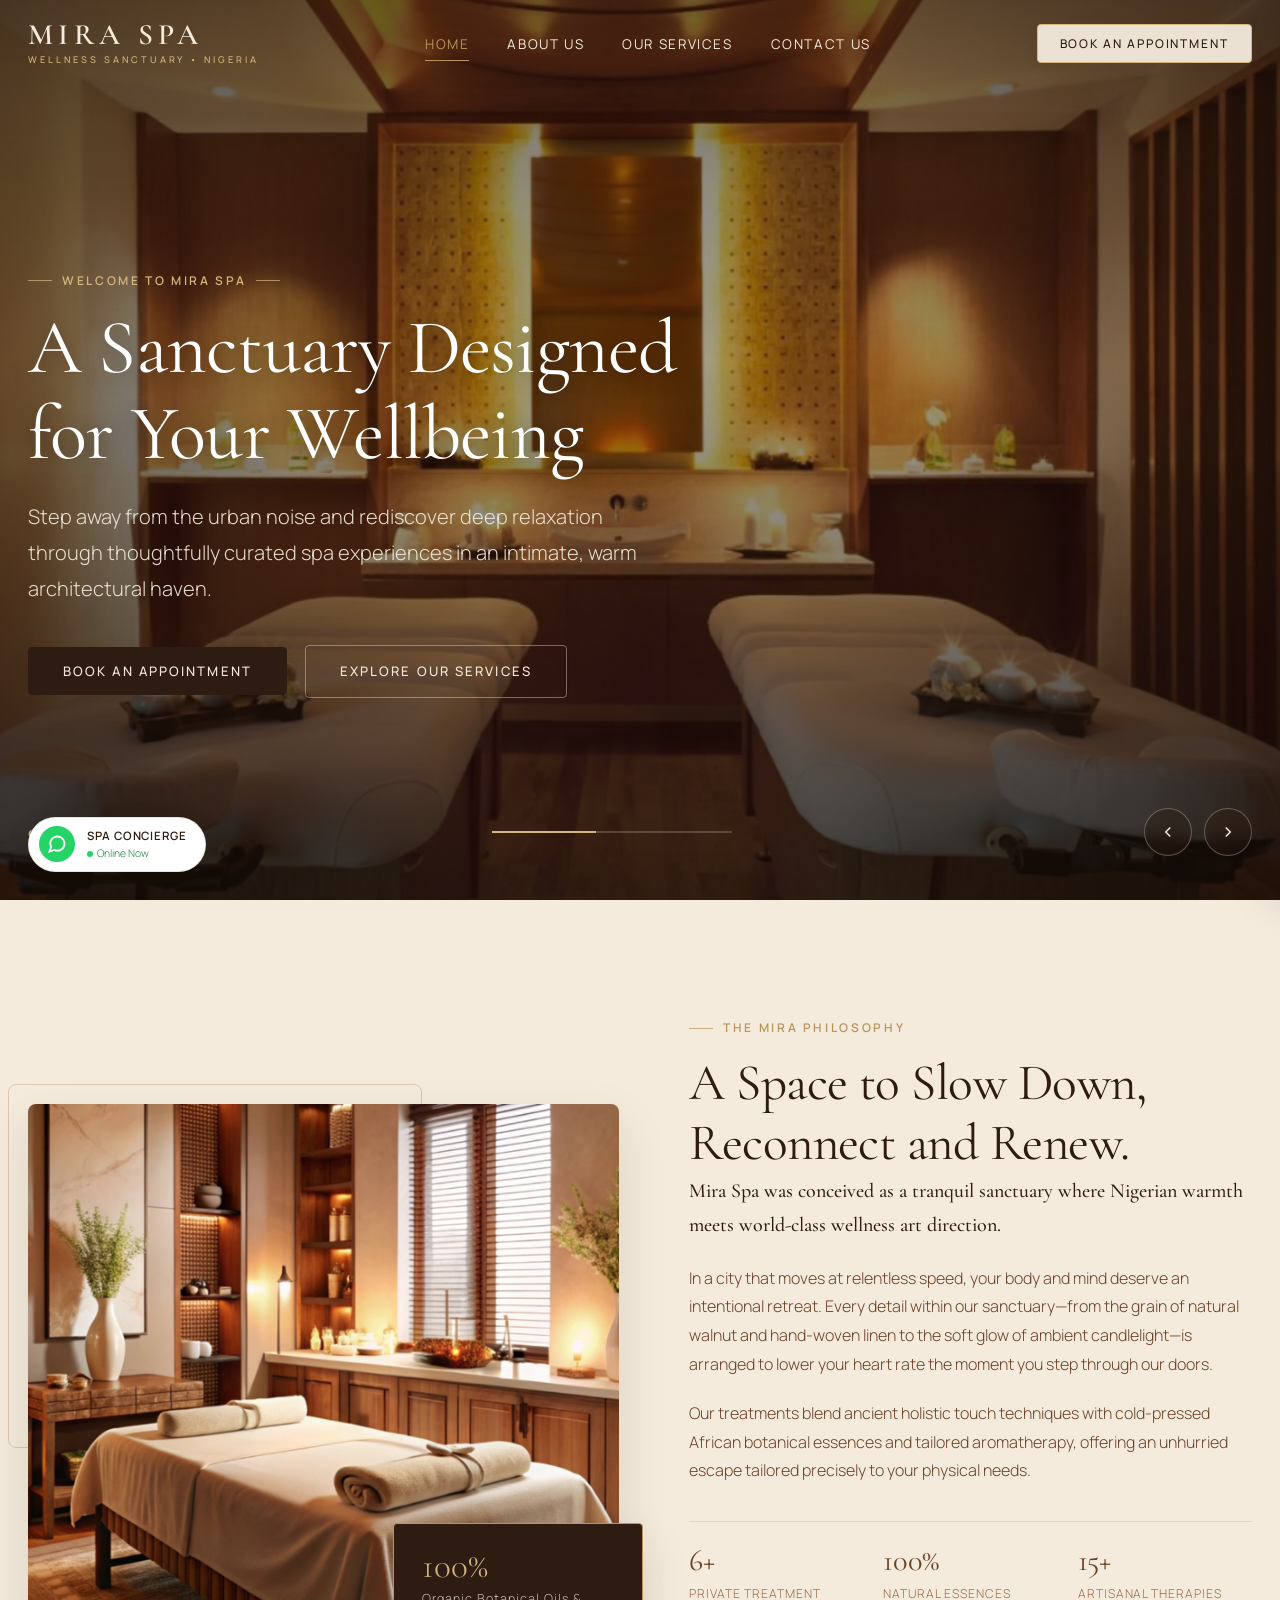
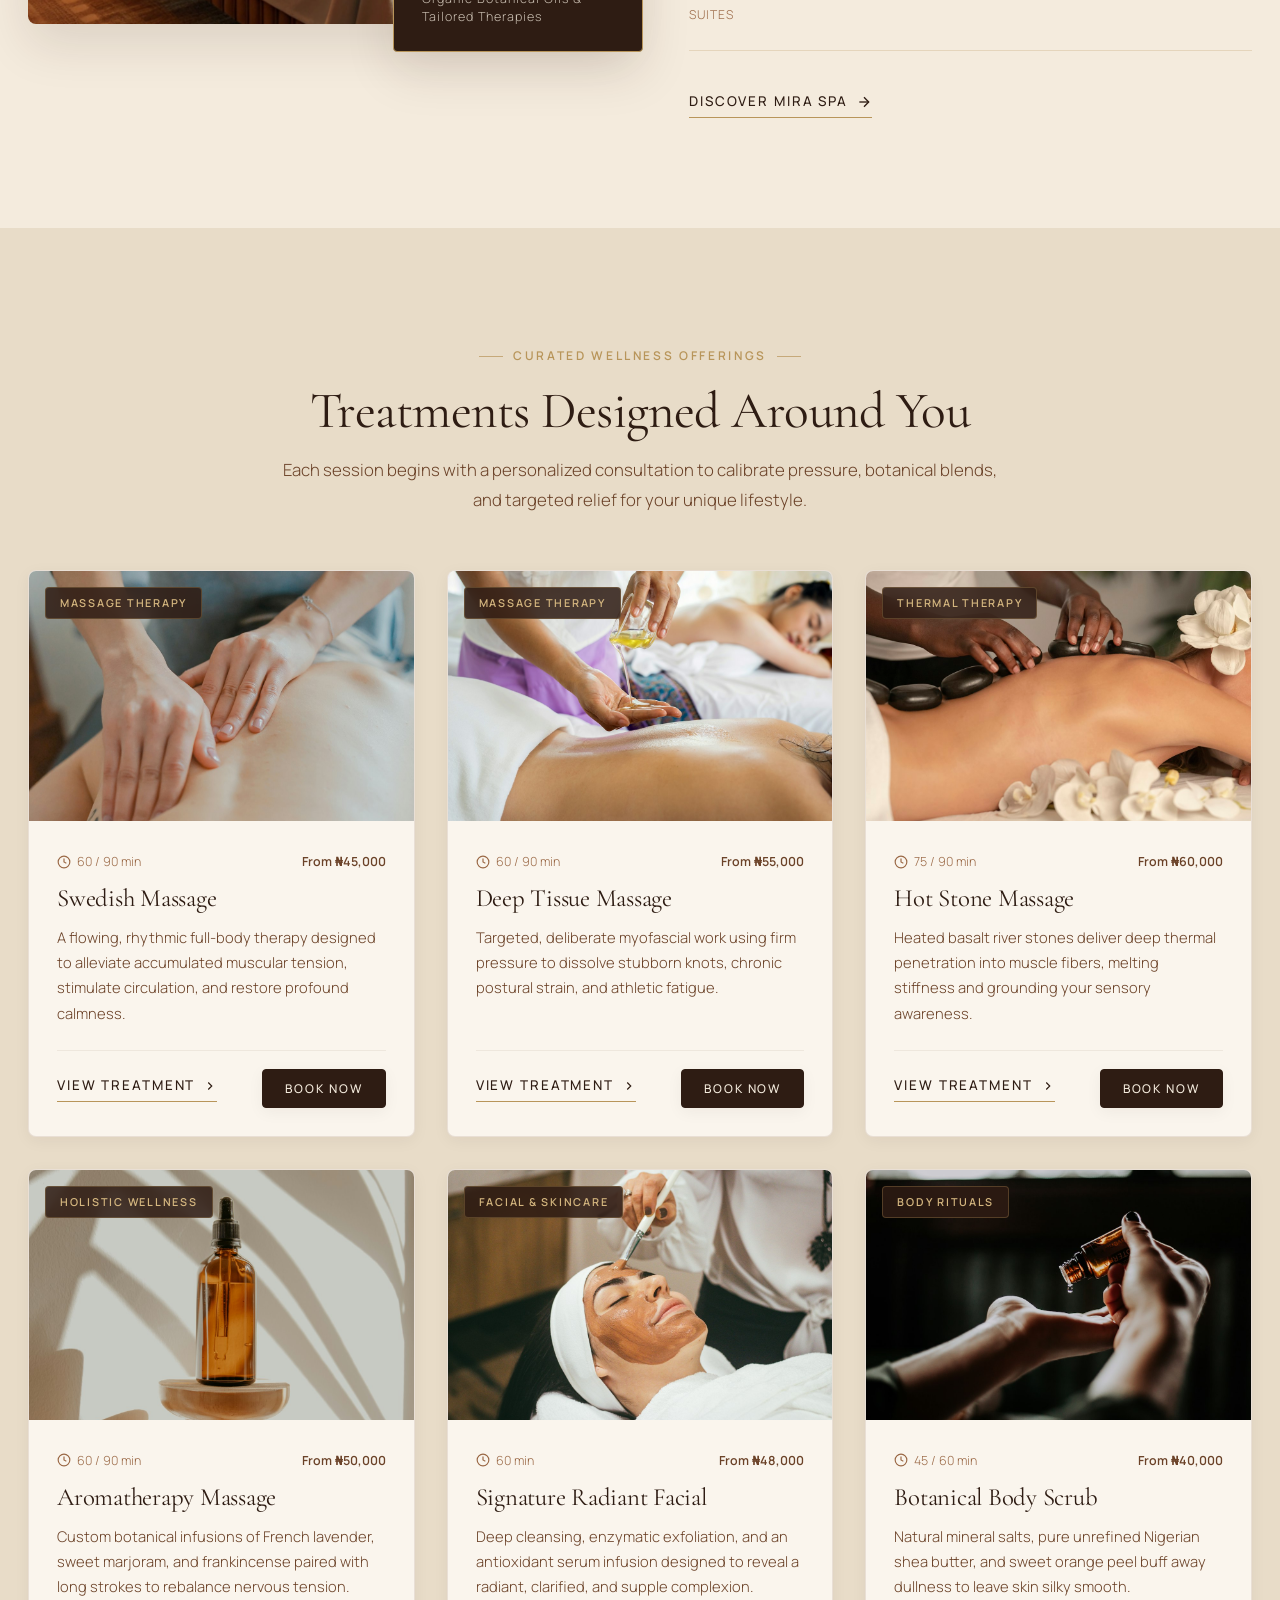
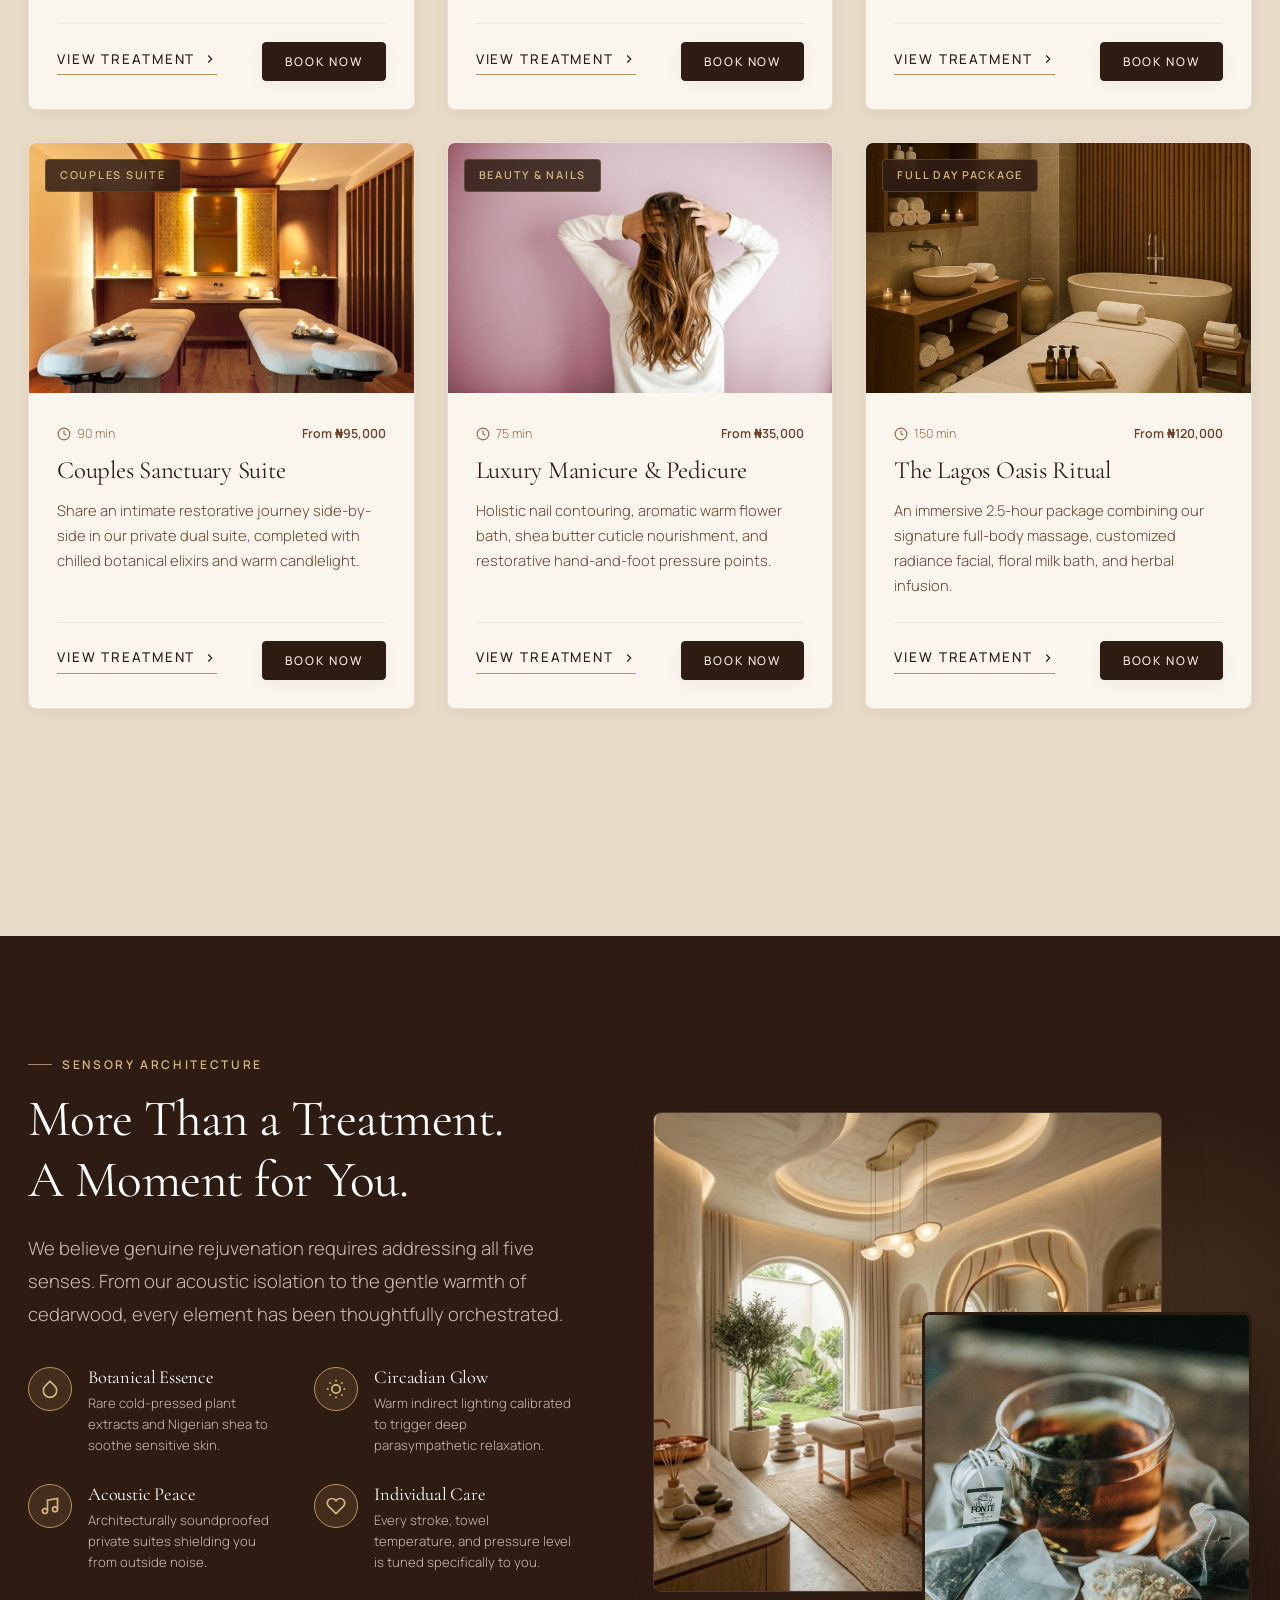
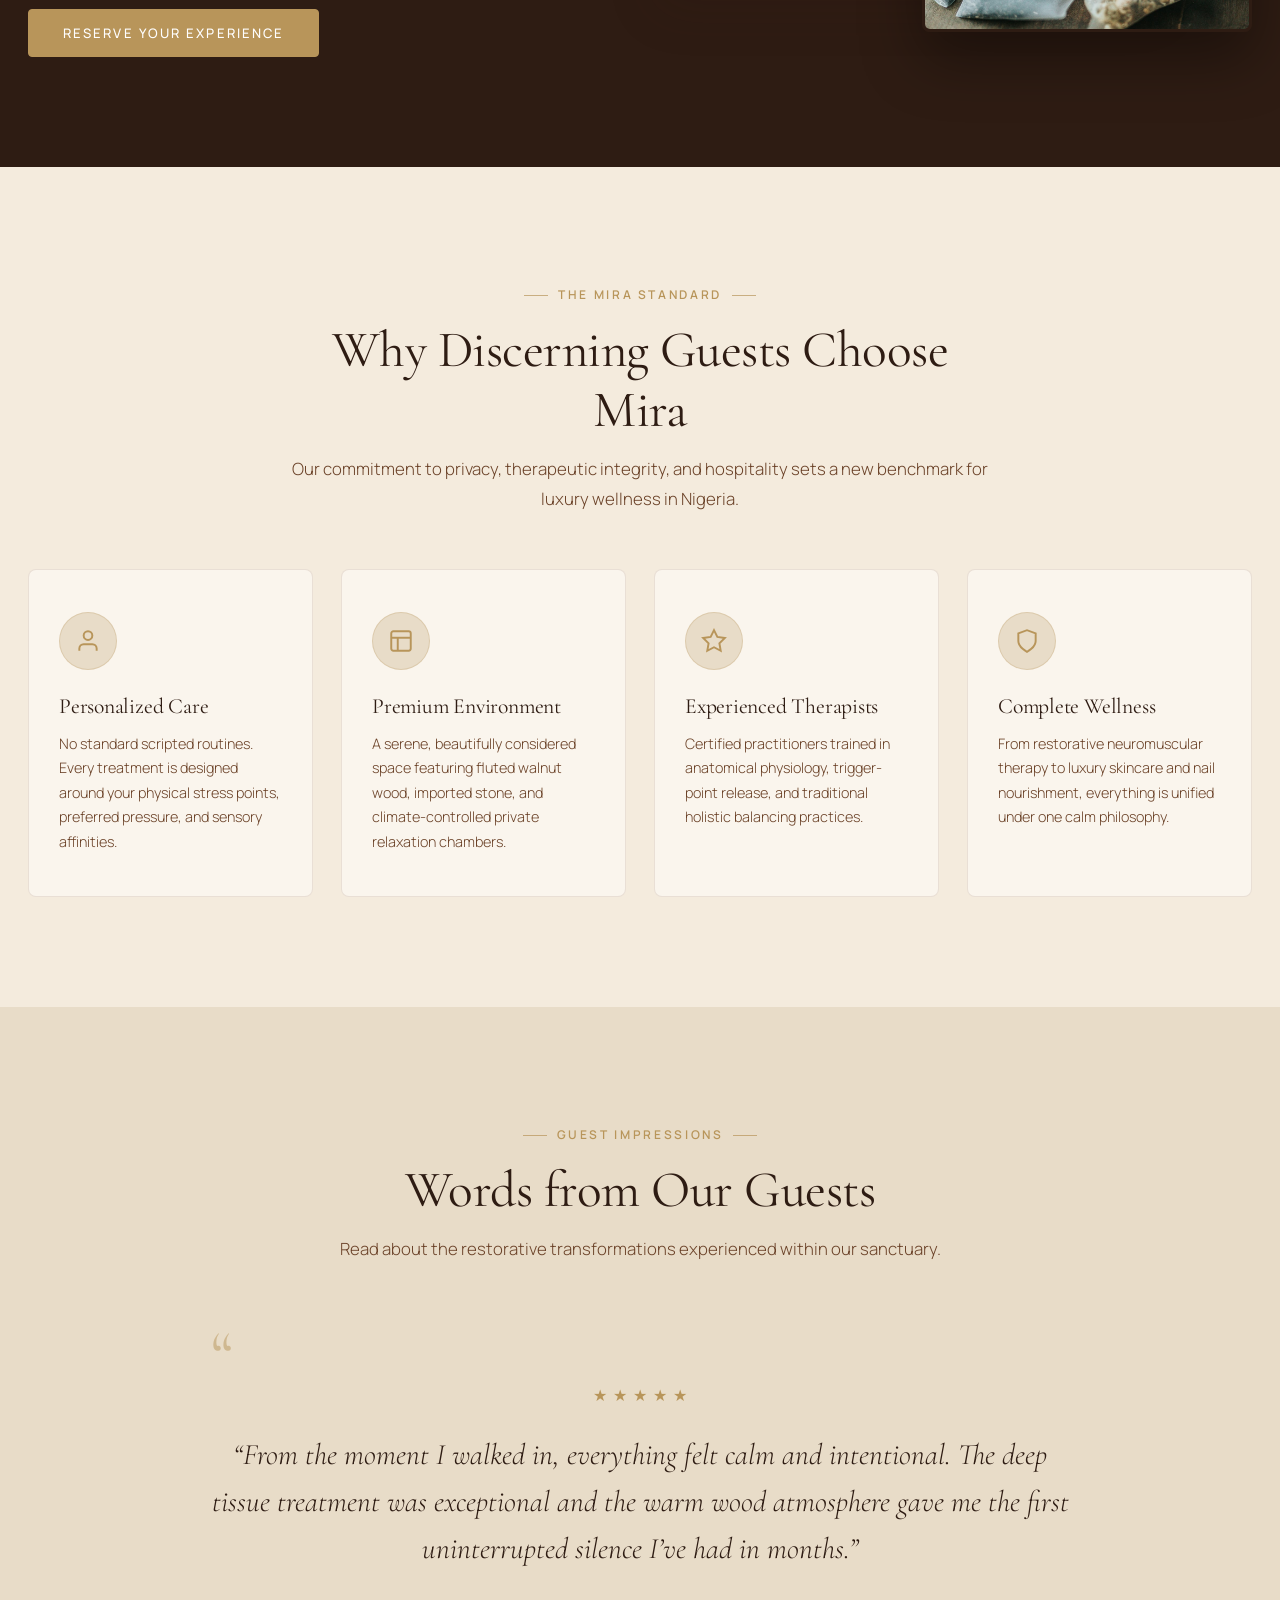
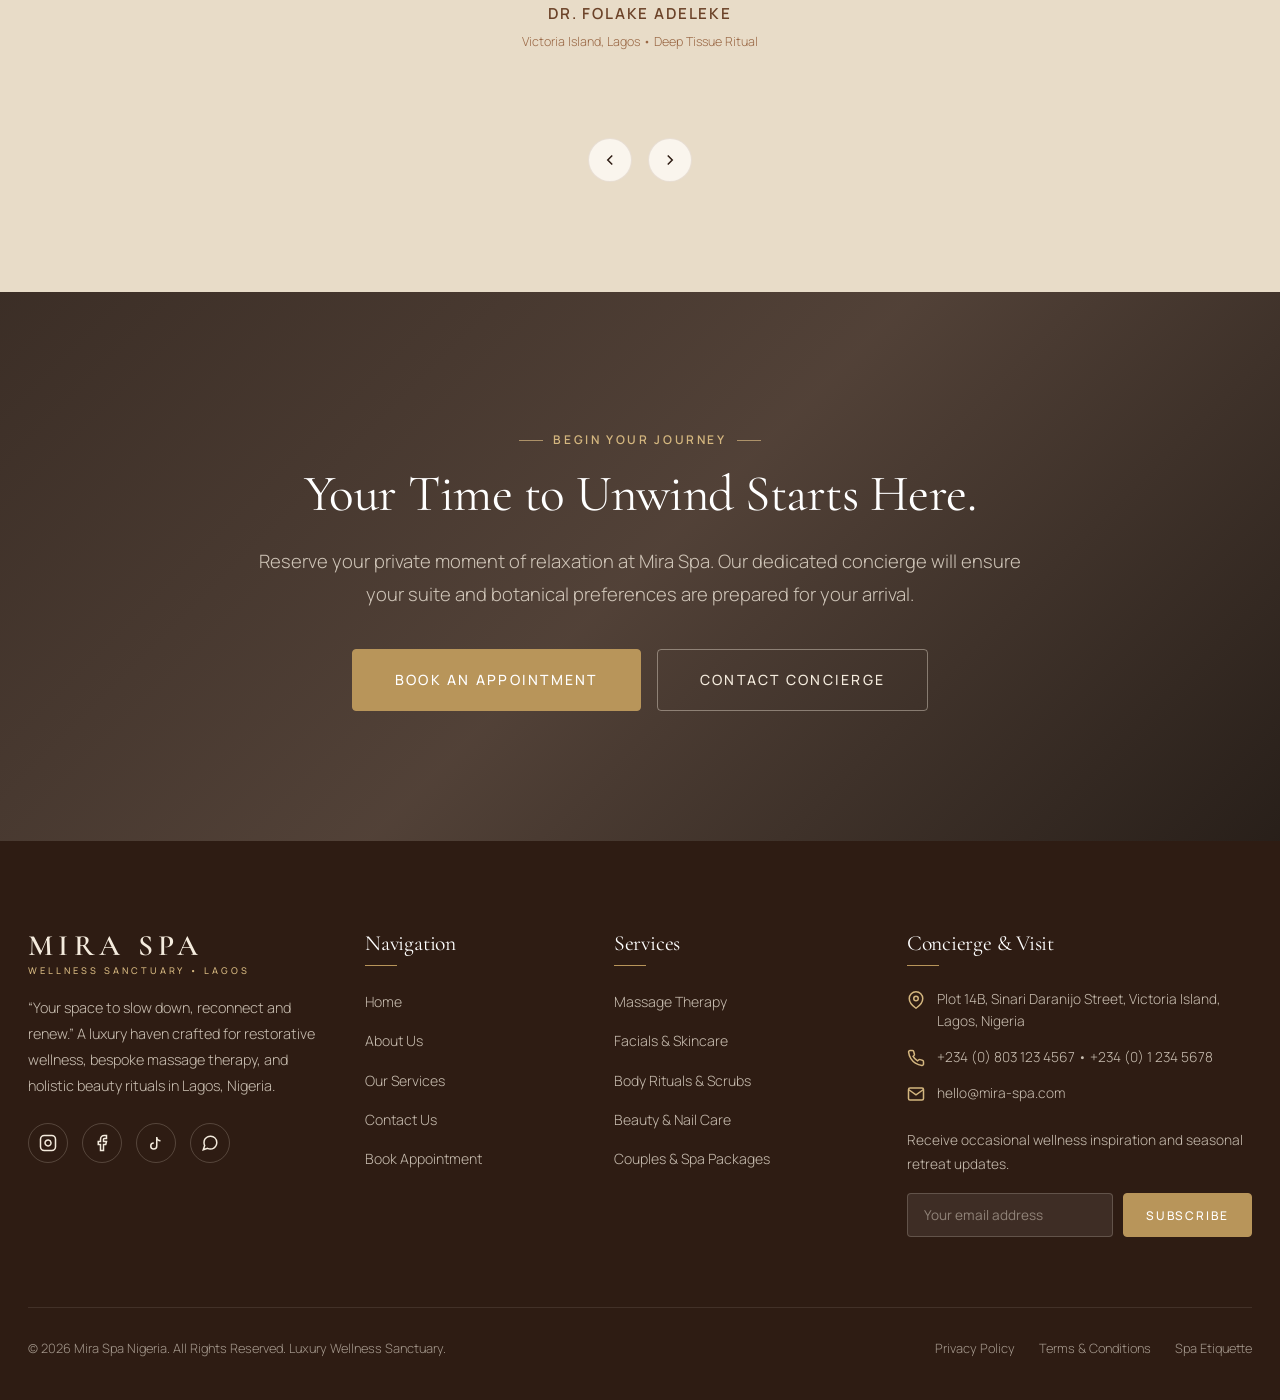
<file: index.html>
<!DOCTYPE html>
<html lang="en">
<head>
  <meta charset="UTF-8">
  <meta name="viewport" content="width=device-width, initial-scale=1.0">
  <title>Mira Spa | Luxury Spa &amp; Wellness in Nigeria</title>
  <meta name="description" content="Discover Mira Spa, a premier wellness sanctuary in Lagos, Nigeria offering restorative massages, organic facials, sensory body treatments, and private luxury spa suites.">
  <meta name="keywords" content="Mira Spa, luxury spa Nigeria, massage Lagos, wellness center Lagos, hot stone massage, facials Victoria Island, Nigerian luxury spa">
  
  <!-- Open Graph / Social Meta -->
  <meta property="og:type" content="website">
  <meta property="og:title" content="Mira Spa | Luxury Spa &amp; Wellness Sanctuary in Nigeria">
  <meta property="og:description" content="Step away from the urban noise and rediscover restorative wellness through tailored massage therapies, botanical facial treatments, and private suites.">
  <meta property="og:image" content="assets/images/hero-couples-suite.jpg">
  
  <!-- Favicon placeholder icon -->
  <link rel="icon" href="data:image/svg+xml,<svg xmlns='http://www.w3.org/2000/svg' viewBox='0 0 100 100'><text y='.9em' font-size='90' fill='%23B8955A'>✦</text></svg>">
  
  <!-- Core Design System CSS -->
  <link rel="stylesheet" href="assets/css/style.css">

  <!-- Schema.org JSON-LD Structured Data for Luxury Day Spa in Nigeria -->
  <script type="application/ld+json">
  {
    "@context": "https://schema.org",
    "@type": "DaySpa",
    "name": "Mira Spa",
    "description": "Premium luxury spa and wellness sanctuary offering bespoke massages, skincare rituals, and body renewal in Lagos, Nigeria.",
    "telephone": "+2348031234567",
    "email": "hello@mira-spa.com",
    "address": {
      "@type": "PostalAddress",
      "streetAddress": "Plot 14B, Sinari Daranijo Street",
      "addressLocality": "Victoria Island",
      "addressRegion": "Lagos",
      "addressCountry": "NG"
    },
    "openingHoursSpecification": [
      {
        "@type": "OpeningHoursSpecification",
        "dayOfWeek": ["Monday", "Tuesday", "Wednesday", "Thursday", "Friday", "Saturday"],
        "opens": "09:00",
        "closes": "20:00"
      },
      {
        "@type": "OpeningHoursSpecification",
        "dayOfWeek": ["Sunday"],
        "opens": "10:00",
        "closes": "18:00"
      }
    ],
    "priceRange": "₦₦₦"
  }
  </script>
</head>
<body>

  <!-- GLOBAL SITE HEADER -->
  <header class="site-header header-dark-hero" id="main-header">
    <div class="container container-wide">
      <div class="nav-container">
        <!-- Brand Wordmark -->
        <a href="index.html" class="brand-logo" aria-label="Mira Spa Home">
          <span class="brand-name">MIRA SPA</span>
          <span class="brand-tagline">WELLNESS SANCTUARY • NIGERIA</span>
        </a>

        <!-- Desktop Navigation Links -->
        <nav class="desktop-nav" aria-label="Main Navigation">
          <a href="index.html" class="nav-link active">Home</a>
          <a href="about.html" class="nav-link">About Us</a>
          <a href="services.html" class="nav-link">Our Services</a>
          <a href="contact.html" class="nav-link">Contact Us</a>
        </nav>

        <!-- Header Actions -->
        <div class="header-actions">
          <button type="button" class="btn btn-primary btn-sm btn-header-cta btn-book-trigger" data-service="General Experience">
            Book an Appointment
          </button>
          
          <!-- Mobile Hamburger Toggle -->
          <button type="button" class="mobile-toggle" aria-label="Toggle navigation menu" aria-expanded="false">
            <span class="hamburger-box">
              <span class="hamburger-inner"></span>
            </span>
          </button>
        </div>
      </div>
    </div>
  </header>

  <!-- MOBILE NAVIGATION DRAWER -->
  <div class="mobile-drawer" id="mobile-menu" aria-hidden="true">
    <div class="mobile-drawer-nav">
      <span class="eyebrow eyebrow-start">Sanctuary Menu</span>
      <a href="index.html" class="mobile-nav-link active">Home</a>
      <a href="about.html" class="mobile-nav-link">About Us</a>
      <a href="services.html" class="mobile-nav-link">Our Services</a>
      <a href="contact.html" class="mobile-nav-link">Contact Us</a>
    </div>

    <div class="mobile-drawer-footer">
      <div class="mobile-drawer-contact">
        <p><strong>Mira Spa Victoria Island</strong></p>
        <p>Plot 14B, Sinari Daranijo Street, VI, Lagos</p>
        <p>+234 (0) 803 123 4567 • Mon–Sat: 9am–8pm</p>
      </div>
      <button type="button" class="btn btn-primary btn-book-trigger" style="width: 100%;">
        Book an Appointment
      </button>
    </div>
  </div>

  <!-- MAIN CONTENT AREA -->
  <main id="main-content">

    <!-- ==========================================================================
         CINEMATIC REVOLUTION SLIDER-STYLE HERO
         ========================================================================== -->
    <section class="hero-slider-section" aria-label="Featured Experiences Slider">
      <div class="hero-slider-container">

        <!-- SLIDE 1 -->
        <div class="hero-slide active" role="group" aria-label="Slide 1 of 4">
          <div class="hero-slide-bg" style="background-image: url('assets/images/hero-couples-suite.jpg');"></div>
          <div class="hero-slide-overlay"></div>
          <div class="container container-wide hero-slide-content">
            <div class="hero-content-wrap">
              <span class="eyebrow eyebrow-light hero-eyebrow">Welcome to Mira Spa</span>
              <h1 class="hero-title">A Sanctuary Designed<br>for Your Wellbeing</h1>
              <p class="hero-desc">
                Step away from the urban noise and rediscover deep relaxation through thoughtfully curated spa experiences in an intimate, warm architectural haven.
              </p>
              <div class="hero-actions">
                <button type="button" class="btn btn-primary btn-book-trigger" data-service="Signature Sanctuary Ritual">
                  Book an Appointment
                </button>
                <a href="services.html" class="btn btn-ghost-light">
                  Explore Our Services
                </a>
              </div>
            </div>
          </div>
        </div>

        <!-- SLIDE 2 -->
        <div class="hero-slide" role="group" aria-label="Slide 2 of 4">
          <div class="hero-slide-bg" style="background-image: url('assets/images/hero-organic-sanctuary.jpg');"></div>
          <div class="hero-slide-overlay"></div>
          <div class="container container-wide hero-slide-content">
            <div class="hero-content-wrap">
              <span class="eyebrow eyebrow-light hero-eyebrow">Restore • Renew • Reconnect</span>
              <h2 class="hero-title">Where Relaxation<br>Becomes a Ritual</h2>
              <p class="hero-desc">
                Indulge in restorative treatments created to calm the body, refresh the mind and elevate your everyday wellbeing with organic botanicals.
              </p>
              <div class="hero-actions">
                <a href="services.html#massage-therapy" class="btn btn-primary">
                  Discover Our Treatments
                </a>
                <button type="button" class="btn btn-ghost-light btn-book-trigger" data-service="Ritual Therapy">
                  Reserve Your Suite
                </button>
              </div>
            </div>
          </div>
        </div>

        <!-- SLIDE 3 -->
        <div class="hero-slide" role="group" aria-label="Slide 3 of 4">
          <div class="hero-slide-bg" style="background-image: url('assets/images/hero-soaking-bath-suite.jpg');"></div>
          <div class="hero-slide-overlay"></div>
          <div class="container container-wide hero-slide-content">
            <div class="hero-content-wrap">
              <span class="eyebrow eyebrow-light hero-eyebrow">The Mira Experience</span>
              <h2 class="hero-title">Luxury, Serenity<br>&amp; Unhurried Moments</h2>
              <p class="hero-desc">
                Experience a warm, intimate environment where natural walnut finishes, candlelit baths, and dedicated therapists revolve entirely around your comfort.
              </p>
              <div class="hero-actions">
                <a href="about.html" class="btn btn-primary">
                  Visit Mira Spa
                </a>
                <button type="button" class="btn btn-ghost-light btn-book-trigger" data-service="Private Bath & Massage">
                  Book Bath &amp; Massage
                </button>
              </div>
            </div>
          </div>
        </div>

        <!-- SLIDE 4 -->
        <div class="hero-slide" role="group" aria-label="Slide 4 of 4">
          <div class="hero-slide-bg" style="background-image: url('assets/images/hero-aromatherapy-ritual.jpg');"></div>
          <div class="hero-slide-overlay"></div>
          <div class="container container-wide hero-slide-content">
            <div class="hero-content-wrap">
              <span class="eyebrow eyebrow-light hero-eyebrow">Your Time to Unwind</span>
              <h2 class="hero-title">Give Yourself<br>Permission to Pause</h2>
              <p class="hero-desc">
                From therapeutic deep tissue massages to rejuvenating botanical facial rituals, your tailored wellness journey begins here.
              </p>
              <div class="hero-actions">
                <button type="button" class="btn btn-primary btn-book-trigger" data-service="Botanical Facial & Massage">
                  Book Your Experience
                </button>
                <a href="services.html" class="btn btn-ghost-light">
                  View Full Menu
                </a>
              </div>
            </div>
          </div>
        </div>

      </div>

      <!-- Slider Bottom Controls -->
      <div class="hero-controls">
        <div class="container container-wide hero-controls-inner">
          <div class="hero-counter">
            <span class="hero-counter-current">01</span>
            <span class="hero-counter-total">04</span>
          </div>

          <div class="hero-progress-bar-wrap" aria-hidden="true">
            <div class="hero-progress-bar"></div>
          </div>

          <div class="hero-nav-arrows">
            <button type="button" class="hero-arrow hero-arrow-prev" aria-label="Previous Slide">
              <svg width="18" height="18" viewBox="0 0 24 24" fill="none" stroke="currentColor" stroke-width="2">
                <polyline points="15 18 9 12 15 6"></polyline>
              </svg>
            </button>
            <button type="button" class="hero-arrow hero-arrow-next" aria-label="Next Slide">
              <svg width="18" height="18" viewBox="0 0 24 24" fill="none" stroke="currentColor" stroke-width="2">
                <polyline points="9 18 15 12 9 6"></polyline>
              </svg>
            </button>
          </div>
        </div>
      </div>

    </section>

    <!-- ==========================================================================
         HOME INTRODUCTION / BRAND STORY
         ========================================================================== -->
    <section class="section-spacing" id="introduction">
      <div class="container">
        <div class="intro-grid">
          
          <!-- Image Composition with Badge -->
          <div class="intro-image-composition reveal-fade">
            <div class="intro-accent-frame"></div>
            <div class="intro-main-image">
              <img src="assets/images/hero-private-suite.jpg" alt="Mira Spa serene massage treatment room with warm cabinetry and soft lighting" loading="lazy">
            </div>
            <div class="intro-badge-card">
              <div class="badge-number">100%</div>
              <div class="badge-text">Organic Botanical Oils &amp; Tailored Therapies</div>
            </div>
          </div>

          <!-- Editorial Text Content -->
          <div class="intro-content reveal-fade">
            <span class="eyebrow eyebrow-start">The Mira Philosophy</span>
            <h2>A Space to Slow Down,<br>Reconnect and Renew.</h2>
            <p class="intro-lead">
              Mira Spa was conceived as a tranquil sanctuary where Nigerian warmth meets world-class wellness art direction.
            </p>
            <p>
              In a city that moves at relentless speed, your body and mind deserve an intentional retreat. Every detail within our sanctuary—from the grain of natural walnut and hand-woven linen to the soft glow of ambient candlelight—is arranged to lower your heart rate the moment you step through our doors.
            </p>
            <p>
              Our treatments blend ancient holistic touch techniques with cold-pressed African botanical essences and tailored aromatherapy, offering an unhurried escape tailored precisely to your physical needs.
            </p>

            <div class="intro-stats-row">
              <div class="stat-item">
                <h4>6+</h4>
                <p>Private Treatment Suites</p>
              </div>
              <div class="stat-item">
                <h4>100%</h4>
                <p>Natural Essences</p>
              </div>
              <div class="stat-item">
                <h4>15+</h4>
                <p>Artisanal Therapies</p>
              </div>
            </div>

            <div>
              <a href="about.html" class="btn-link">
                Discover Mira Spa
                <svg width="16" height="16" viewBox="0 0 24 24" fill="none" stroke="currentColor" stroke-width="2">
                  <line x1="5" y1="12" x2="19" y2="12"></line>
                  <polyline points="12 5 19 12 12 19"></polyline>
                </svg>
              </a>
            </div>
          </div>

        </div>
      </div>
    </section>

    <!-- ==========================================================================
         FEATURED SERVICES GRID
         ========================================================================== -->
    <section class="section-spacing services-section" id="featured-services">
      <div class="container">
        
        <div class="section-header reveal-fade">
          <span class="eyebrow">Curated Wellness Offerings</span>
          <h2>Treatments Designed Around You</h2>
          <p>
            Each session begins with a personalized consultation to calibrate pressure, botanical blends, and targeted relief for your unique lifestyle.
          </p>
        </div>

        <div class="services-grid">

          <!-- Card 1: Swedish Massage -->
          <article class="service-card reveal-fade">
            <div class="service-card-image">
              <img src="assets/images/service-swedish-massage.jpg" alt="Therapist providing gentle Swedish massage with botanical oils" loading="lazy">
              <span class="service-category-tag">Massage Therapy</span>
            </div>
            <div class="service-card-content">
              <div class="service-card-meta">
                <span class="service-duration">
                  <svg width="14" height="14" viewBox="0 0 24 24" fill="none" stroke="currentColor" stroke-width="2"><circle cx="12" cy="12" r="10"></circle><polyline points="12 6 12 12 16 14"></polyline></svg>
                  60 / 90 min
                </span>
                <span class="service-price-placeholder">From ₦45,000</span>
              </div>
              <h3 class="service-card-title">Swedish Massage</h3>
              <p class="service-card-desc">
                A flowing, rhythmic full-body therapy designed to alleviate accumulated muscular tension, stimulate circulation, and restore profound calmness.
              </p>
              <div class="service-card-footer">
                <a href="services.html#massage-therapy" class="btn-link">
                  View Treatment
                  <svg width="14" height="14" viewBox="0 0 24 24" fill="none" stroke="currentColor" stroke-width="2"><polyline points="9 18 15 12 9 6"></polyline></svg>
                </a>
                <button type="button" class="btn btn-sm btn-primary btn-book-trigger" data-service="Swedish Massage">
                  Book Now
                </button>
              </div>
            </div>
          </article>

          <!-- Card 2: Deep Tissue Massage -->
          <article class="service-card reveal-fade">
            <div class="service-card-image">
              <img src="assets/images/spa-therapist-touch.jpg" alt="Focused deep tissue therapeutic pressure on back" loading="lazy">
              <span class="service-category-tag">Massage Therapy</span>
            </div>
            <div class="service-card-content">
              <div class="service-card-meta">
                <span class="service-duration">
                  <svg width="14" height="14" viewBox="0 0 24 24" fill="none" stroke="currentColor" stroke-width="2"><circle cx="12" cy="12" r="10"></circle><polyline points="12 6 12 12 16 14"></polyline></svg>
                  60 / 90 min
                </span>
                <span class="service-price-placeholder">From ₦55,000</span>
              </div>
              <h3 class="service-card-title">Deep Tissue Massage</h3>
              <p class="service-card-desc">
                Targeted, deliberate myofascial work using firm pressure to dissolve stubborn knots, chronic postural strain, and athletic fatigue.
              </p>
              <div class="service-card-footer">
                <a href="services.html#massage-therapy" class="btn-link">
                  View Treatment
                  <svg width="14" height="14" viewBox="0 0 24 24" fill="none" stroke="currentColor" stroke-width="2"><polyline points="9 18 15 12 9 6"></polyline></svg>
                </a>
                <button type="button" class="btn btn-sm btn-primary btn-book-trigger" data-service="Deep Tissue Massage">
                  Book Now
                </button>
              </div>
            </div>
          </article>

          <!-- Card 3: Hot Stone Massage -->
          <article class="service-card reveal-fade">
            <div class="service-card-image">
              <img src="assets/images/service-hot-stone.jpg" alt="Smooth heated volcanic basalt stones positioned gently along spine" loading="lazy">
              <span class="service-category-tag">Thermal Therapy</span>
            </div>
            <div class="service-card-content">
              <div class="service-card-meta">
                <span class="service-duration">
                  <svg width="14" height="14" viewBox="0 0 24 24" fill="none" stroke="currentColor" stroke-width="2"><circle cx="12" cy="12" r="10"></circle><polyline points="12 6 12 12 16 14"></polyline></svg>
                  75 / 90 min
                </span>
                <span class="service-price-placeholder">From ₦60,000</span>
              </div>
              <h3 class="service-card-title">Hot Stone Massage</h3>
              <p class="service-card-desc">
                Heated basalt river stones deliver deep thermal penetration into muscle fibers, melting stiffness and grounding your sensory awareness.
              </p>
              <div class="service-card-footer">
                <a href="services.html#massage-therapy" class="btn-link">
                  View Treatment
                  <svg width="14" height="14" viewBox="0 0 24 24" fill="none" stroke="currentColor" stroke-width="2"><polyline points="9 18 15 12 9 6"></polyline></svg>
                </a>
                <button type="button" class="btn btn-sm btn-primary btn-book-trigger" data-service="Hot Stone Massage">
                  Book Now
                </button>
              </div>
            </div>
          </article>

          <!-- Card 4: Aromatherapy Massage -->
          <article class="service-card reveal-fade">
            <div class="service-card-image">
              <img src="assets/images/service-aromatherapy.jpg" alt="Cold pressed essential oils and amber glass droppers for aromatherapy" loading="lazy">
              <span class="service-category-tag">Holistic Wellness</span>
            </div>
            <div class="service-card-content">
              <div class="service-card-meta">
                <span class="service-duration">
                  <svg width="14" height="14" viewBox="0 0 24 24" fill="none" stroke="currentColor" stroke-width="2"><circle cx="12" cy="12" r="10"></circle><polyline points="12 6 12 12 16 14"></polyline></svg>
                  60 / 90 min
                </span>
                <span class="service-price-placeholder">From ₦50,000</span>
              </div>
              <h3 class="service-card-title">Aromatherapy Massage</h3>
              <p class="service-card-desc">
                Custom botanical infusions of French lavender, sweet marjoram, and frankincense paired with long strokes to rebalance nervous tension.
              </p>
              <div class="service-card-footer">
                <a href="services.html#massage-therapy" class="btn-link">
                  View Treatment
                  <svg width="14" height="14" viewBox="0 0 24 24" fill="none" stroke="currentColor" stroke-width="2"><polyline points="9 18 15 12 9 6"></polyline></svg>
                </a>
                <button type="button" class="btn btn-sm btn-primary btn-book-trigger" data-service="Aromatherapy Massage">
                  Book Now
                </button>
              </div>
            </div>
          </article>

          <!-- Card 5: Signature Facial Treatments -->
          <article class="service-card reveal-fade">
            <div class="service-card-image">
              <img src="assets/images/service-facial-care.jpg" alt="Botanical facial treatment with gentle pressure and organic mask" loading="lazy">
              <span class="service-category-tag">Facial &amp; Skincare</span>
            </div>
            <div class="service-card-content">
              <div class="service-card-meta">
                <span class="service-duration">
                  <svg width="14" height="14" viewBox="0 0 24 24" fill="none" stroke="currentColor" stroke-width="2"><circle cx="12" cy="12" r="10"></circle><polyline points="12 6 12 12 16 14"></polyline></svg>
                  60 min
                </span>
                <span class="service-price-placeholder">From ₦48,000</span>
              </div>
              <h3 class="service-card-title">Signature Radiant Facial</h3>
              <p class="service-card-desc">
                Deep cleansing, enzymatic exfoliation, and an antioxidant serum infusion designed to reveal a radiant, clarified, and supple complexion.
              </p>
              <div class="service-card-footer">
                <a href="services.html#facial-skincare" class="btn-link">
                  View Treatment
                  <svg width="14" height="14" viewBox="0 0 24 24" fill="none" stroke="currentColor" stroke-width="2"><polyline points="9 18 15 12 9 6"></polyline></svg>
                </a>
                <button type="button" class="btn btn-sm btn-primary btn-book-trigger" data-service="Signature Radiant Facial">
                  Book Now
                </button>
              </div>
            </div>
          </article>

          <!-- Card 6: Botanical Body Scrubs -->
          <article class="service-card reveal-fade">
            <div class="service-card-image">
              <img src="assets/images/service-body-scrub.jpg" alt="Natural raw cane sugar and shea butter exfoliating scrub" loading="lazy">
              <span class="service-category-tag">Body Rituals</span>
            </div>
            <div class="service-card-content">
              <div class="service-card-meta">
                <span class="service-duration">
                  <svg width="14" height="14" viewBox="0 0 24 24" fill="none" stroke="currentColor" stroke-width="2"><circle cx="12" cy="12" r="10"></circle><polyline points="12 6 12 12 16 14"></polyline></svg>
                  45 / 60 min
                </span>
                <span class="service-price-placeholder">From ₦40,000</span>
              </div>
              <h3 class="service-card-title">Botanical Body Scrub</h3>
              <p class="service-card-desc">
                Natural mineral salts, pure unrefined Nigerian shea butter, and sweet orange peel buff away dullness to leave skin silky smooth.
              </p>
              <div class="service-card-footer">
                <a href="services.html#body-rituals" class="btn-link">
                  View Treatment
                  <svg width="14" height="14" viewBox="0 0 24 24" fill="none" stroke="currentColor" stroke-width="2"><polyline points="9 18 15 12 9 6"></polyline></svg>
                </a>
                <button type="button" class="btn btn-sm btn-primary btn-book-trigger" data-service="Botanical Body Scrub">
                  Book Now
                </button>
              </div>
            </div>
          </article>

          <!-- Card 7: Couples Massage Suite -->
          <article class="service-card reveal-fade">
            <div class="service-card-image">
              <img src="assets/images/hero-couples-suite.jpg" alt="Dual massage beds set up for private couples experience with candle glow" loading="lazy">
              <span class="service-category-tag">Couples Suite</span>
            </div>
            <div class="service-card-content">
              <div class="service-card-meta">
                <span class="service-duration">
                  <svg width="14" height="14" viewBox="0 0 24 24" fill="none" stroke="currentColor" stroke-width="2"><circle cx="12" cy="12" r="10"></circle><polyline points="12 6 12 12 16 14"></polyline></svg>
                  90 min
                </span>
                <span class="service-price-placeholder">From ₦95,000</span>
              </div>
              <h3 class="service-card-title">Couples Sanctuary Suite</h3>
              <p class="service-card-desc">
                Share an intimate restorative journey side-by-side in our private dual suite, completed with chilled botanical elixirs and warm candlelight.
              </p>
              <div class="service-card-footer">
                <a href="services.html#spa-experiences" class="btn-link">
                  View Treatment
                  <svg width="14" height="14" viewBox="0 0 24 24" fill="none" stroke="currentColor" stroke-width="2"><polyline points="9 18 15 12 9 6"></polyline></svg>
                </a>
                <button type="button" class="btn btn-sm btn-primary btn-book-trigger" data-service="Couples Sanctuary Suite">
                  Book Now
                </button>
              </div>
            </div>
          </article>

          <!-- Card 8: Manicure & Pedicure -->
          <article class="service-card reveal-fade">
            <div class="service-card-image">
              <img src="assets/images/service-nail-care.jpg" alt="Luxury hand and nail care ritual with botanical petal soak" loading="lazy">
              <span class="service-category-tag">Beauty &amp; Nails</span>
            </div>
            <div class="service-card-content">
              <div class="service-card-meta">
                <span class="service-duration">
                  <svg width="14" height="14" viewBox="0 0 24 24" fill="none" stroke="currentColor" stroke-width="2"><circle cx="12" cy="12" r="10"></circle><polyline points="12 6 12 12 16 14"></polyline></svg>
                  75 min
                </span>
                <span class="service-price-placeholder">From ₦35,000</span>
              </div>
              <h3 class="service-card-title">Luxury Manicure &amp; Pedicure</h3>
              <p class="service-card-desc">
                Holistic nail contouring, aromatic warm flower bath, shea butter cuticle nourishment, and restorative hand-and-foot pressure points.
              </p>
              <div class="service-card-footer">
                <a href="services.html#beauty-nail-care" class="btn-link">
                  View Treatment
                  <svg width="14" height="14" viewBox="0 0 24 24" fill="none" stroke="currentColor" stroke-width="2"><polyline points="9 18 15 12 9 6"></polyline></svg>
                </a>
                <button type="button" class="btn btn-sm btn-primary btn-book-trigger" data-service="Luxury Manicure & Pedicure">
                  Book Now
                </button>
              </div>
            </div>
          </article>

          <!-- Card 9: Signature Spa Packages -->
          <article class="service-card reveal-fade">
            <div class="service-card-image">
              <img src="assets/images/hero-soaking-bath-suite.jpg" alt="Deep soaking tub, fluted wood walls, and tranquil linen bed for package ritual" loading="lazy">
              <span class="service-category-tag">Full Day Package</span>
            </div>
            <div class="service-card-content">
              <div class="service-card-meta">
                <span class="service-duration">
                  <svg width="14" height="14" viewBox="0 0 24 24" fill="none" stroke="currentColor" stroke-width="2"><circle cx="12" cy="12" r="10"></circle><polyline points="12 6 12 12 16 14"></polyline></svg>
                  150 min
                </span>
                <span class="service-price-placeholder">From ₦120,000</span>
              </div>
              <h3 class="service-card-title">The Lagos Oasis Ritual</h3>
              <p class="service-card-desc">
                An immersive 2.5-hour package combining our signature full-body massage, customized radiance facial, floral milk bath, and herbal infusion.
              </p>
              <div class="service-card-footer">
                <a href="services.html#spa-experiences" class="btn-link">
                  View Treatment
                  <svg width="14" height="14" viewBox="0 0 24 24" fill="none" stroke="currentColor" stroke-width="2"><polyline points="9 18 15 12 9 6"></polyline></svg>
                </a>
                <button type="button" class="btn btn-sm btn-primary btn-book-trigger" data-service="The Lagos Oasis Ritual">
                  Book Now
                </button>
              </div>
            </div>
          </article>

        </div>

        <div style="text-align: center; margin-top: 56px;" class="reveal-fade">
          <a href="services.html" class="btn btn-primary btn-lg">
            View All Services &amp; Packages
            <svg width="16" height="16" viewBox="0 0 24 24" fill="none" stroke="currentColor" stroke-width="2"><line x1="5" y1="12" x2="19" y2="12"></line><polyline points="12 5 19 12 12 19"></polyline></svg>
          </a>
        </div>

      </div>
    </section>

    <!-- ==========================================================================
         THE MIRA SPA EXPERIENCE
         ========================================================================== -->
    <section class="section-spacing experience-section" id="experience">
      <div class="experience-bg-glow"></div>
      <div class="container">
        <div class="experience-grid">
          
          <div class="experience-content reveal-fade">
            <span class="eyebrow eyebrow-light eyebrow-start">Sensory Architecture</span>
            <h2>More Than a Treatment.<br>A Moment for You.</h2>
            <p class="lead-text">
              We believe genuine rejuvenation requires addressing all five senses. From our acoustic isolation to the gentle warmth of cedarwood, every element has been thoughtfully orchestrated.
            </p>
            
            <div class="experience-pillars">
              <div class="pillar-item">
                <div class="pillar-icon">
                  <svg width="20" height="20" viewBox="0 0 24 24" fill="none" stroke="currentColor" stroke-width="2"><path d="M12 2.69l5.66 5.66a8 8 0 1 1-11.31 0z"></path></svg>
                </div>
                <div class="pillar-text">
                  <h4>Botanical Essence</h4>
                  <p>Rare cold-pressed plant extracts and Nigerian shea to soothe sensitive skin.</p>
                </div>
              </div>

              <div class="pillar-item">
                <div class="pillar-icon">
                  <svg width="20" height="20" viewBox="0 0 24 24" fill="none" stroke="currentColor" stroke-width="2"><circle cx="12" cy="12" r="5"></circle><line x1="12" y1="1" x2="12" y2="3"></line><line x1="12" y1="21" x2="12" y2="23"></line><line x1="4.22" y1="4.22" x2="5.64" y2="5.64"></line><line x1="18.36" y1="18.36" x2="19.78" y2="19.78"></line><line x1="1" y1="12" x2="3" y2="12"></line><line x1="21" y1="12" x2="23" y2="12"></line><line x1="4.22" y1="19.78" x2="5.64" y2="18.36"></line><line x1="18.36" y1="5.64" x2="19.78" y2="4.22"></line></svg>
                </div>
                <div class="pillar-text">
                  <h4>Circadian Glow</h4>
                  <p>Warm indirect lighting calibrated to trigger deep parasympathetic relaxation.</p>
                </div>
              </div>

              <div class="pillar-item">
                <div class="pillar-icon">
                  <svg width="20" height="20" viewBox="0 0 24 24" fill="none" stroke="currentColor" stroke-width="2"><path d="M9 18V5l12-2v13"></path><circle cx="6" cy="18" r="3"></circle><circle cx="18" cy="16" r="3"></circle></svg>
                </div>
                <div class="pillar-text">
                  <h4>Acoustic Peace</h4>
                  <p>Architecturally soundproofed private suites shielding you from outside noise.</p>
                </div>
              </div>

              <div class="pillar-item">
                <div class="pillar-icon">
                  <svg width="20" height="20" viewBox="0 0 24 24" fill="none" stroke="currentColor" stroke-width="2"><path d="M20.84 4.61a5.5 5.5 0 0 0-7.78 0L12 5.67l-1.06-1.06a5.5 5.5 0 0 0-7.78 7.78l1.06 1.06L12 21.23l7.78-7.78 1.06-1.06a5.5 5.5 0 0 0 0-7.78z"></path></svg>
                </div>
                <div class="pillar-text">
                  <h4>Individual Care</h4>
                  <p>Every stroke, towel temperature, and pressure level is tuned specifically to you.</p>
                </div>
              </div>
            </div>

            <div style="margin-top: 36px;">
              <button type="button" class="btn btn-gold btn-book-trigger" data-service="The Mira Signature Experience">
                Reserve Your Experience
              </button>
            </div>
          </div>

          <div class="experience-gallery-duo reveal-fade">
            <div class="exp-img-main">
              <img src="assets/images/hero-organic-sanctuary.jpg" alt="Artisan curved arches, massage therapist in action and indoor olive tree" loading="lazy">
            </div>
            <div class="exp-img-floating">
              <img src="assets/images/ritual-welcome-tea.jpg" alt="Ceramic welcome tea cup and herbal infusion ritual" loading="lazy">
            </div>
          </div>

        </div>
      </div>
    </section>

    <!-- ==========================================================================
         WHY CHOOSE MIRA SPA
         ========================================================================== -->
    <section class="section-spacing why-section" id="why-us">
      <div class="container">
        
        <div class="section-header reveal-fade">
          <span class="eyebrow">The Mira Standard</span>
          <h2>Why Discerning Guests Choose Mira</h2>
          <p>
            Our commitment to privacy, therapeutic integrity, and hospitality sets a new benchmark for luxury wellness in Nigeria.
          </p>
        </div>

        <div class="features-grid">

          <!-- Feature 1 -->
          <div class="feature-box reveal-fade">
            <div class="feature-icon-wrap">
              <svg width="26" height="26" viewBox="0 0 24 24" fill="none" stroke="currentColor" stroke-width="1.8">
                <path d="M20 21v-2a4 4 0 0 0-4-4H8a4 4 0 0 0-4 4v2"></path>
                <circle cx="12" cy="7" r="4"></circle>
              </svg>
            </div>
            <h3>Personalized Care</h3>
            <p>
              No standard scripted routines. Every treatment is designed around your physical stress points, preferred pressure, and sensory affinities.
            </p>
          </div>

          <!-- Feature 2 -->
          <div class="feature-box reveal-fade">
            <div class="feature-icon-wrap">
              <svg width="26" height="26" viewBox="0 0 24 24" fill="none" stroke="currentColor" stroke-width="1.8">
                <rect x="3" y="3" width="18" height="18" rx="2" ry="2"></rect>
                <line x1="3" y1="9" x2="21" y2="9"></line>
                <line x1="9" y1="21" x2="9" y2="9"></line>
              </svg>
            </div>
            <h3>Premium Environment</h3>
            <p>
              A serene, beautifully considered space featuring fluted walnut wood, imported stone, and climate-controlled private relaxation chambers.
            </p>
          </div>

          <!-- Feature 3 -->
          <div class="feature-box reveal-fade">
            <div class="feature-icon-wrap">
              <svg width="26" height="26" viewBox="0 0 24 24" fill="none" stroke="currentColor" stroke-width="1.8">
                <path d="M12 2l3.09 6.26L22 9.27l-5 4.87 1.18 6.88L12 17.77l-6.18 3.25L7 14.14 2 9.27l6.91-1.01L12 2z"></path>
              </svg>
            </div>
            <h3>Experienced Therapists</h3>
            <p>
              Certified practitioners trained in anatomical physiology, trigger-point release, and traditional holistic balancing practices.
            </p>
          </div>

          <!-- Feature 4 -->
          <div class="feature-box reveal-fade">
            <div class="feature-icon-wrap">
              <svg width="26" height="26" viewBox="0 0 24 24" fill="none" stroke="currentColor" stroke-width="1.8">
                <path d="M12 22s8-4 8-10V5l-8-3-8 3v7c0 6 8 10 8 10z"></path>
              </svg>
            </div>
            <h3>Complete Wellness</h3>
            <p>
              From restorative neuromuscular therapy to luxury skincare and nail nourishment, everything is unified under one calm philosophy.
            </p>
          </div>

        </div>

      </div>
    </section>

    <!-- ==========================================================================
         TESTIMONIALS SLIDER
         ========================================================================== -->
    <section class="section-spacing testimonials-section" id="testimonials">
      <div class="container">
        
        <div class="section-header reveal-fade">
          <span class="eyebrow">Guest Impressions</span>
          <h2>Words from Our Guests</h2>
          <p>Read about the restorative transformations experienced within our sanctuary.</p>
        </div>

        <div class="testimonial-slider-wrap reveal-fade">
          <div class="testimonial-quote-icon">“</div>
          
          <div class="testimonial-track">
            
            <!-- Review 1 -->
            <div class="testimonial-item active">
              <div class="testimonial-stars">
                <span>★</span><span>★</span><span>★</span><span>★</span><span>★</span>
              </div>
              <p class="testimonial-text">
                “From the moment I walked in, everything felt calm and intentional. The deep tissue treatment was exceptional and the warm wood atmosphere gave me the first uninterrupted silence I’ve had in months.”
              </p>
              <div class="testimonial-author">
                <span class="author-name">Dr. Folake Adeleke</span>
                <span class="author-badge">Victoria Island, Lagos • Deep Tissue Ritual</span>
              </div>
            </div>

            <!-- Review 2 -->
            <div class="testimonial-item">
              <div class="testimonial-stars">
                <span>★</span><span>★</span><span>★</span><span>★</span><span>★</span>
              </div>
              <p class="testimonial-text">
                “The Couples Sanctuary Suite is unmatched in Nigeria. The lighting, linen quality, and attentive service felt like a five-star private resort in Switzerland or Bali, right here in Ikoyi.”
              </p>
              <div class="testimonial-author">
                <span class="author-name">Tunde &amp; Stephanie O.</span>
                <span class="author-badge">Ikoyi, Lagos • Couples Sanctuary Experience</span>
              </div>
            </div>

            <!-- Review 3 -->
            <div class="testimonial-item">
              <div class="testimonial-stars">
                <span>★</span><span>★</span><span>★</span><span>★</span><span>★</span>
              </div>
              <p class="testimonial-text">
                “The signature facial rejuvenated my skin completely before my sister’s wedding. Their organic oils smell divine and the therapist was so knowledgeable about Nigerian climate care.”
              </p>
              <div class="testimonial-author">
                <span class="author-name">Amina Bello-Danbatta</span>
                <span class="author-badge">Lekki Phase 1, Lagos • Signature Radiant Facial</span>
              </div>
            </div>

          </div>

          <div class="testimonial-nav">
            <button type="button" class="test-btn test-prev" aria-label="Previous Testimonial">
              <svg width="18" height="18" viewBox="0 0 24 24" fill="none" stroke="currentColor" stroke-width="2"><polyline points="15 18 9 12 15 6"></polyline></svg>
            </button>
            <button type="button" class="test-btn test-next" aria-label="Next Testimonial">
              <svg width="18" height="18" viewBox="0 0 24 24" fill="none" stroke="currentColor" stroke-width="2"><polyline points="9 18 15 12 9 6"></polyline></svg>
            </button>
          </div>

        </div>

      </div>
    </section>

    <!-- ==========================================================================
         HOME BOOKING CTA BANNER
         ========================================================================== -->
    <section class="cta-banner-section" style="background-image: url('assets/images/hero-private-suite.jpg');">
      <div class="cta-banner-overlay"></div>
      <div class="container">
        <div class="cta-banner-content reveal-fade">
          <span class="eyebrow eyebrow-light">Begin Your Journey</span>
          <h2>Your Time to Unwind Starts Here.</h2>
          <p>
            Reserve your private moment of relaxation at Mira Spa. Our dedicated concierge will ensure your suite and botanical preferences are prepared for your arrival.
          </p>
          <div style="display: flex; gap: 16px; justify-content: center; flex-wrap: wrap;">
            <button type="button" class="btn btn-gold btn-lg btn-book-trigger" data-service="Full Day Oasis">
              Book an Appointment
            </button>
            <a href="contact.html" class="btn btn-ghost-light btn-lg">
              Contact Concierge
            </a>
          </div>
        </div>
      </div>
    </section>

  </main>

  <!-- ==========================================================================
       GLOBAL FOOTER
       ========================================================================== -->
  <footer class="site-footer">
    <div class="container">
      
      <div class="footer-top-grid">
        
        <!-- Brand & Description -->
        <div class="footer-brand-col">
          <a href="index.html" class="brand-logo" style="margin-bottom: 14px;">
            <span class="brand-name" style="color: var(--color-warm-ivory);">MIRA SPA</span>
            <span class="brand-tagline" style="color: var(--color-gold-light);">WELLNESS SANCTUARY • LAGOS</span>
          </a>
          <p>
            “Your space to slow down, reconnect and renew.” A luxury haven crafted for restorative wellness, bespoke massage therapy, and holistic beauty rituals in Lagos, Nigeria.
          </p>
          <div class="footer-social-row">
            <a href="https://instagram.com" target="_blank" rel="noopener" class="social-circle-link" aria-label="Instagram">
              <svg width="18" height="18" viewBox="0 0 24 24" fill="none" stroke="currentColor" stroke-width="2"><rect x="2" y="2" width="20" height="20" rx="5" ry="5"></rect><path d="M16 11.37A4 4 0 1 1 12.63 8 4 4 0 0 1 16 11.37z"></path><line x1="17.5" y1="6.5" x2="17.51" y2="6.5"></line></svg>
            </a>
            <a href="https://facebook.com" target="_blank" rel="noopener" class="social-circle-link" aria-label="Facebook">
              <svg width="18" height="18" viewBox="0 0 24 24" fill="none" stroke="currentColor" stroke-width="2"><path d="M18 2h-3a5 5 0 0 0-5 5v3H7v4h3v8h4v-8h3l1-4h-4V7a1 1 0 0 1 1-1h3z"></path></svg>
            </a>
            <a href="https://tiktok.com" target="_blank" rel="noopener" class="social-circle-link" aria-label="TikTok">
              <svg width="18" height="18" viewBox="0 0 24 24" fill="none" stroke="currentColor" stroke-width="2"><path d="M9 12a4 4 0 1 0 4 4V4a5 5 0 0 0 5 5"></path></svg>
            </a>
            <a href="https://wa.me/2348031234567" target="_blank" rel="noopener" class="social-circle-link" aria-label="WhatsApp">
              <svg width="18" height="18" viewBox="0 0 24 24" fill="none" stroke="currentColor" stroke-width="2"><path d="M21 11.5a8.38 8.38 0 0 1-.9 3.8 8.5 8.5 0 0 1-7.6 4.7 8.38 8.38 0 0 1-3.8-.9L3 21l1.9-5.7a8.38 8.38 0 0 1-.9-3.8 8.5 8.5 0 0 1 4.7-7.6 8.38 8.38 0 0 1 3.8-.9h.5a8.48 8.48 0 0 1 8 8v.5z"></path></svg>
            </a>
          </div>
        </div>

        <!-- Quick Links -->
        <div>
          <h4 class="footer-col-title">Navigation</h4>
          <ul class="footer-links">
            <li><a href="index.html">Home</a></li>
            <li><a href="about.html">About Us</a></li>
            <li><a href="services.html">Our Services</a></li>
            <li><a href="contact.html">Contact Us</a></li>
            <li><a href="contact.html#booking" class="btn-book-trigger">Book Appointment</a></li>
          </ul>
        </div>

        <!-- Treatment Directory -->
        <div>
          <h4 class="footer-col-title">Services</h4>
          <ul class="footer-links">
            <li><a href="services.html#massage-therapy">Massage Therapy</a></li>
            <li><a href="services.html#facial-skincare">Facials &amp; Skincare</a></li>
            <li><a href="services.html#body-rituals">Body Rituals &amp; Scrubs</a></li>
            <li><a href="services.html#beauty-nail-care">Beauty &amp; Nail Care</a></li>
            <li><a href="services.html#spa-experiences">Couples &amp; Spa Packages</a></li>
          </ul>
        </div>

        <!-- Contact & Newsletter -->
        <div>
          <h4 class="footer-col-title">Concierge &amp; Visit</h4>
          <div class="footer-contact-list">
            <div class="footer-contact-item">
              <svg width="18" height="18" viewBox="0 0 24 24" fill="none" stroke="currentColor" stroke-width="2"><path d="M21 10c0 7-9 13-9 13s-9-6-9-13a9 9 0 0 1 18 0z"></path><circle cx="12" cy="10" r="3"></circle></svg>
              <span>Plot 14B, Sinari Daranijo Street, Victoria Island, Lagos, Nigeria</span>
            </div>
            <div class="footer-contact-item">
              <svg width="18" height="18" viewBox="0 0 24 24" fill="none" stroke="currentColor" stroke-width="2"><path d="M22 16.92v3a2 2 0 0 1-2.18 2 19.79 19.79 0 0 1-8.63-3.07 19.5 19.5 0 0 1-6-6 19.79 19.79 0 0 1-3.07-8.67A2 2 0 0 1 4.11 2h3a2 2 0 0 1 2 1.72 12.84 12.84 0 0 0 .7 2.81 2 2 0 0 1-.45 2.11L8.09 9.91a16 16 0 0 0 6 6l1.27-1.27a2 2 0 0 1 2.11-.45 12.84 12.84 0 0 0 2.81.7A2 2 0 0 1 22 16.92z"></path></svg>
              <span>+234 (0) 803 123 4567 • +234 (0) 1 234 5678</span>
            </div>
            <div class="footer-contact-item">
              <svg width="18" height="18" viewBox="0 0 24 24" fill="none" stroke="currentColor" stroke-width="2"><path d="M4 4h16c1.1 0 2 .9 2 2v12c0 1.1-.9 2-2 2H4c-1.1 0-2-.9-2-2V6c0-1.1.9-2 2-2z"></path><polyline points="22,6 12,13 2,6"></polyline></svg>
              <span>hello@mira-spa.com</span>
            </div>
          </div>

          <div class="footer-newsletter-wrap" style="margin-top: 24px;">
            <p>Receive occasional wellness inspiration and seasonal retreat updates.</p>
            <form class="newsletter-form">
              <input type="email" class="newsletter-input" placeholder="Your email address" required aria-label="Email address for newsletter">
              <button type="submit" class="btn btn-gold btn-sm">Subscribe</button>
            </form>
          </div>
        </div>

      </div>

      <!-- Bottom Bar -->
      <div class="footer-bottom-bar">
        <div>
          &copy; 2026 Mira Spa Nigeria. All Rights Reserved. Luxury Wellness Sanctuary.
        </div>
        <div class="footer-legal-links">
          <a href="contact.html">Privacy Policy</a>
          <a href="contact.html">Terms &amp; Conditions</a>
          <a href="contact.html">Spa Etiquette</a>
        </div>
      </div>

    </div>
  </footer>

  <!-- ==========================================================================
       GLOBAL APPOINTMENT BOOKING MODAL
       ========================================================================== -->
  <div class="modal-backdrop" id="appointment-modal" aria-hidden="true" role="dialog" aria-modal="true" aria-labelledby="modal-title">
    <div class="modal-dialog">
      <button type="button" class="modal-close-btn modal-close-trigger" aria-label="Close booking modal">
        <svg width="20" height="20" viewBox="0 0 24 24" fill="none" stroke="currentColor" stroke-width="2"><line x1="18" y1="6" x2="6" y2="18"></line><line x1="6" y1="6" x2="18" y2="18"></line></svg>
      </button>

      <div class="form-panel-content">
        <!-- Booking Request Form -->
        <form class="appointment-request-form">
          <div class="form-header-box">
            <span class="eyebrow eyebrow-start">Private Reservation</span>
            <h3 id="modal-title">Request an Appointment</h3>
            <p>Select your desired treatment and preferred timing. Our concierge will confirm your suite promptly.</p>
          </div>

          <div class="form-row">
            <div class="form-group">
              <label class="form-label">Full Name <span class="required">*</span></label>
              <input type="text" name="full_name" class="form-control" placeholder="e.g. Chinelo Okonkwo" required>
            </div>
            <div class="form-group">
              <label class="form-label">Email Address <span class="required">*</span></label>
              <input type="email" name="email" class="form-control" placeholder="chinelo@example.com" required>
            </div>
          </div>

          <div class="form-row">
            <div class="form-group">
              <label class="form-label">Phone / WhatsApp <span class="required">*</span></label>
              <input type="tel" name="phone" class="form-control" placeholder="+234 803 000 0000" required>
            </div>
            <div class="form-group">
              <label class="form-label">Select Treatment <span class="required">*</span></label>
              <select name="service" class="form-control" required>
                <option value="">-- Choose a Treatment --</option>
                <optgroup label="Massage Therapy">
                  <option value="Swedish Massage">Swedish Massage (60/90 min • From ₦45,000)</option>
                  <option value="Deep Tissue Massage">Deep Tissue Massage (60/90 min • From ₦55,000)</option>
                  <option value="Hot Stone Massage">Hot Stone Massage (75/90 min • From ₦60,000)</option>
                  <option value="Aromatherapy Massage">Aromatherapy Massage (60/90 min • From ₦50,000)</option>
                  <option value="Couples Sanctuary Suite">Couples Sanctuary Suite (90 min • From ₦95,000)</option>
                </optgroup>
                <optgroup label="Facial &amp; Skincare">
                  <option value="Signature Radiant Facial">Signature Radiant Facial (60 min • From ₦48,000)</option>
                  <option value="Deep Cleansing Herbal Facial">Deep Cleansing Herbal Facial (60 min • From ₦45,000)</option>
                  <option value="Hydrating Botanical Facial">Hydrating Botanical Facial (60 min • From ₦50,000)</option>
                  <option value="Anti-Aging Collagen Facial">Anti-Aging Collagen Facial (75 min • From ₦65,000)</option>
                </optgroup>
                <optgroup label="Body Rituals &amp; Packages">
                  <option value="Botanical Body Scrub">Botanical Body Scrub (45 min • From ₦40,000)</option>
                  <option value="Nourishing Body Wrap">Nourishing Body Wrap (60 min • From ₦50,000)</option>
                  <option value="Luxury Manicure &amp; Pedicure">Luxury Manicure &amp; Pedicure (75 min • From ₦35,000)</option>
                  <option value="The Lagos Oasis Ritual">The Lagos Oasis Ritual (150 min • From ₦120,000)</option>
                  <option value="Mira Signature 3-Hour Experience">Mira Signature 3-Hour Experience (180 min • From ₦160,000)</option>
                </optgroup>
              </select>
            </div>
          </div>

          <div class="form-row">
            <div class="form-group">
              <label class="form-label">Preferred Date <span class="required">*</span></label>
              <input type="date" name="date" class="form-control" required>
            </div>
            <div class="form-group">
              <label class="form-label">Preferred Time Slot <span class="required">*</span></label>
              <select name="time" class="form-control" required>
                <option value="Morning (9:00 AM – 12:00 PM)">Morning (9:00 AM – 12:00 PM)</option>
                <option value="Afternoon (12:00 PM – 4:00 PM)">Afternoon (12:00 PM – 4:00 PM)</option>
                <option value="Evening (4:00 PM – 8:00 PM)">Evening (4:00 PM – 8:00 PM)</option>
              </select>
            </div>
          </div>

          <div class="form-row">
            <div class="form-group">
              <label class="form-label">Number of Guests</label>
              <select name="guests" class="form-control">
                <option value="1 Guest">1 Guest</option>
                <option value="2 Guests (Couples Suite)">2 Guests (Couples Suite)</option>
                <option value="3+ Guests (Private Group / Bridal)">3+ Guests (Private Group / Bridal)</option>
              </select>
            </div>
            <div class="form-group">
              <label class="form-label">Therapist Preference</label>
              <select name="therapist" class="form-control">
                <option value="No Preference">No Preference (First Available)</option>
                <option value="Female Therapist">Female Therapist</option>
                <option value="Male Therapist">Male Therapist</option>
              </select>
            </div>
          </div>

          <div class="form-group">
            <label class="form-label">Special Requests / Health Notes</label>
            <textarea name="notes" class="form-control" placeholder="Please specify focus areas, allergies, pregnancy, or any custom arrangements you require..."></textarea>
          </div>

          <button type="submit" class="btn btn-primary btn-lg" style="width: 100%;">
            Request an Appointment
          </button>
          <p class="form-disclaimer">
            * Note: This sends a direct request to our reservation team. A concierge will reach out via call or WhatsApp within 2 hours to confirm your suite time and send pre-arrival notes.
          </p>
        </form>

        <!-- Success Confirmation State (shown upon request) -->
        <div class="booking-success-view">
          <div class="success-icon-wrap">
            <svg width="36" height="36" viewBox="0 0 24 24" fill="none" stroke="currentColor" stroke-width="2.5"><polyline points="20 6 9 17 4 12"></polyline></svg>
          </div>
          <span class="eyebrow">Reservation Request Received</span>
          <h3>We Look Forward to Welcoming You</h3>
          <p style="color: var(--text-secondary); margin-bottom: 20px;">
            Thank you, <strong class="summary-guest-name">Valued Guest</strong>. Your private wellness request has been logged in our concierge system.
          </p>

          <div class="booking-summary-card">
            <div class="summary-row">
              <span class="summary-label">Reference Number:</span>
              <span class="summary-value summary-ref-code">MIRA-782941</span>
            </div>
            <div class="summary-row">
              <span class="summary-label">Treatment:</span>
              <span class="summary-value summary-service-name">Swedish Massage</span>
            </div>
            <div class="summary-row">
              <span class="summary-label">Preferred Date &amp; Window:</span>
              <span class="summary-value summary-date-time">Today • Morning</span>
            </div>
            <div class="summary-row">
              <span class="summary-label">Contact Registered:</span>
              <span class="summary-value summary-phone">+234 ...</span>
            </div>
            <div class="summary-row">
              <span class="summary-label">Location:</span>
              <span class="summary-value">Victoria Island Sanctuary, Lagos</span>
            </div>
          </div>

          <p style="font-size: 0.85rem; color: var(--text-muted); margin-bottom: 24px;">
            Our spa concierge will contact you via phone or WhatsApp shortly to confirm your therapist and answer any questions.
          </p>

          <button type="button" class="btn btn-primary modal-close-trigger">
            Close &amp; Return to Site
          </button>
        </div>
      </div>
    </div>
  </div>

  <!-- FLOATING WHATSAPP CONCIERGE BUTTON -->
  <a href="https://wa.me/2348031234567?text=Hello%20Mira%20Spa,%20I%20would%20like%20to%20inquire%20about%20booking%20a%20treatment." target="_blank" rel="noopener" class="floating-whatsapp" aria-label="Chat with Mira Spa Concierge on WhatsApp">
    <div class="whatsapp-icon-circle">
      <svg width="20" height="20" viewBox="0 0 24 24" fill="none" stroke="currentColor" stroke-width="2.2"><path d="M21 11.5a8.38 8.38 0 0 1-.9 3.8 8.5 8.5 0 0 1-7.6 4.7 8.38 8.38 0 0 1-3.8-.9L3 21l1.9-5.7a8.38 8.38 0 0 1-.9-3.8 8.5 8.5 0 0 1 4.7-7.6 8.38 8.38 0 0 1 3.8-.9h.5a8.48 8.48 0 0 1 8 8v.5z"></path></svg>
    </div>
    <div class="whatsapp-text-block">
      <span class="whatsapp-title">Spa Concierge</span>
      <span class="whatsapp-status">Online Now</span>
    </div>
  </a>

  <!-- Core JavaScript -->
  <script src="assets/js/main.js"></script>
</body>
</html>
</file>
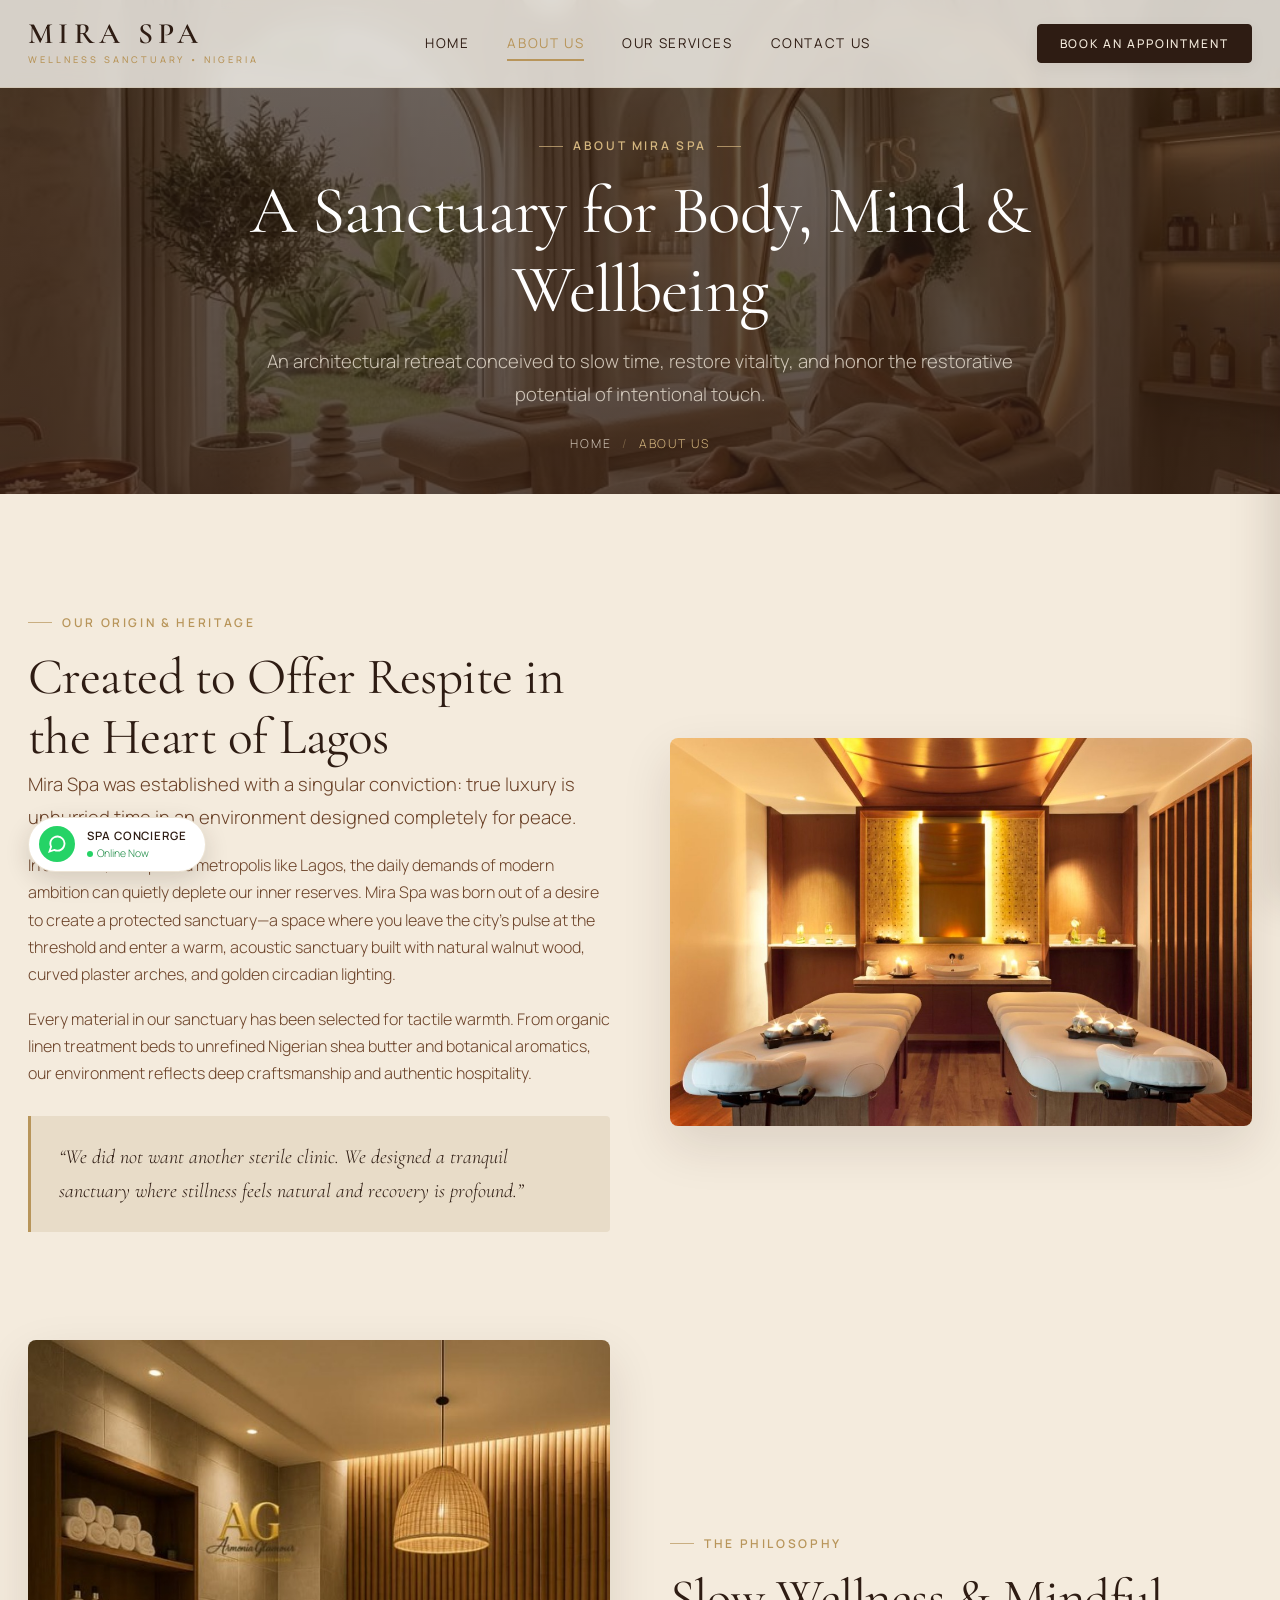
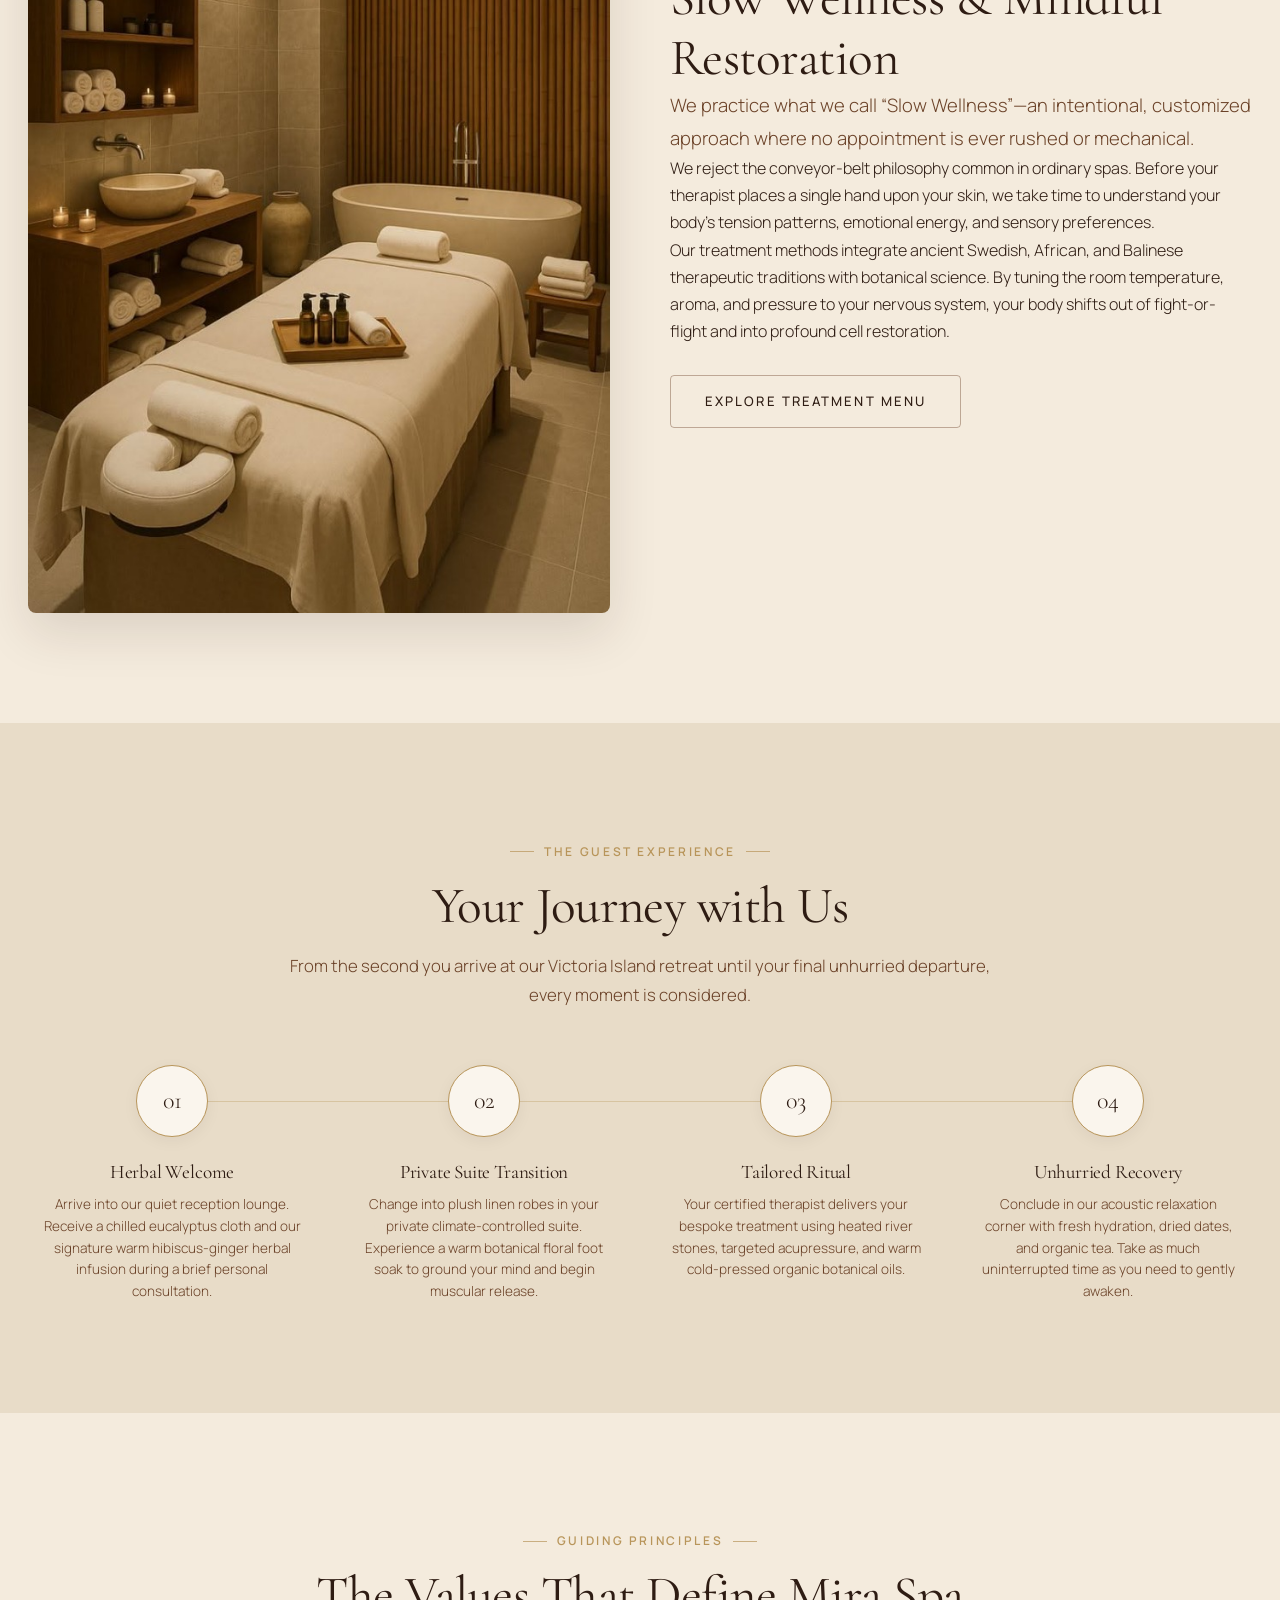
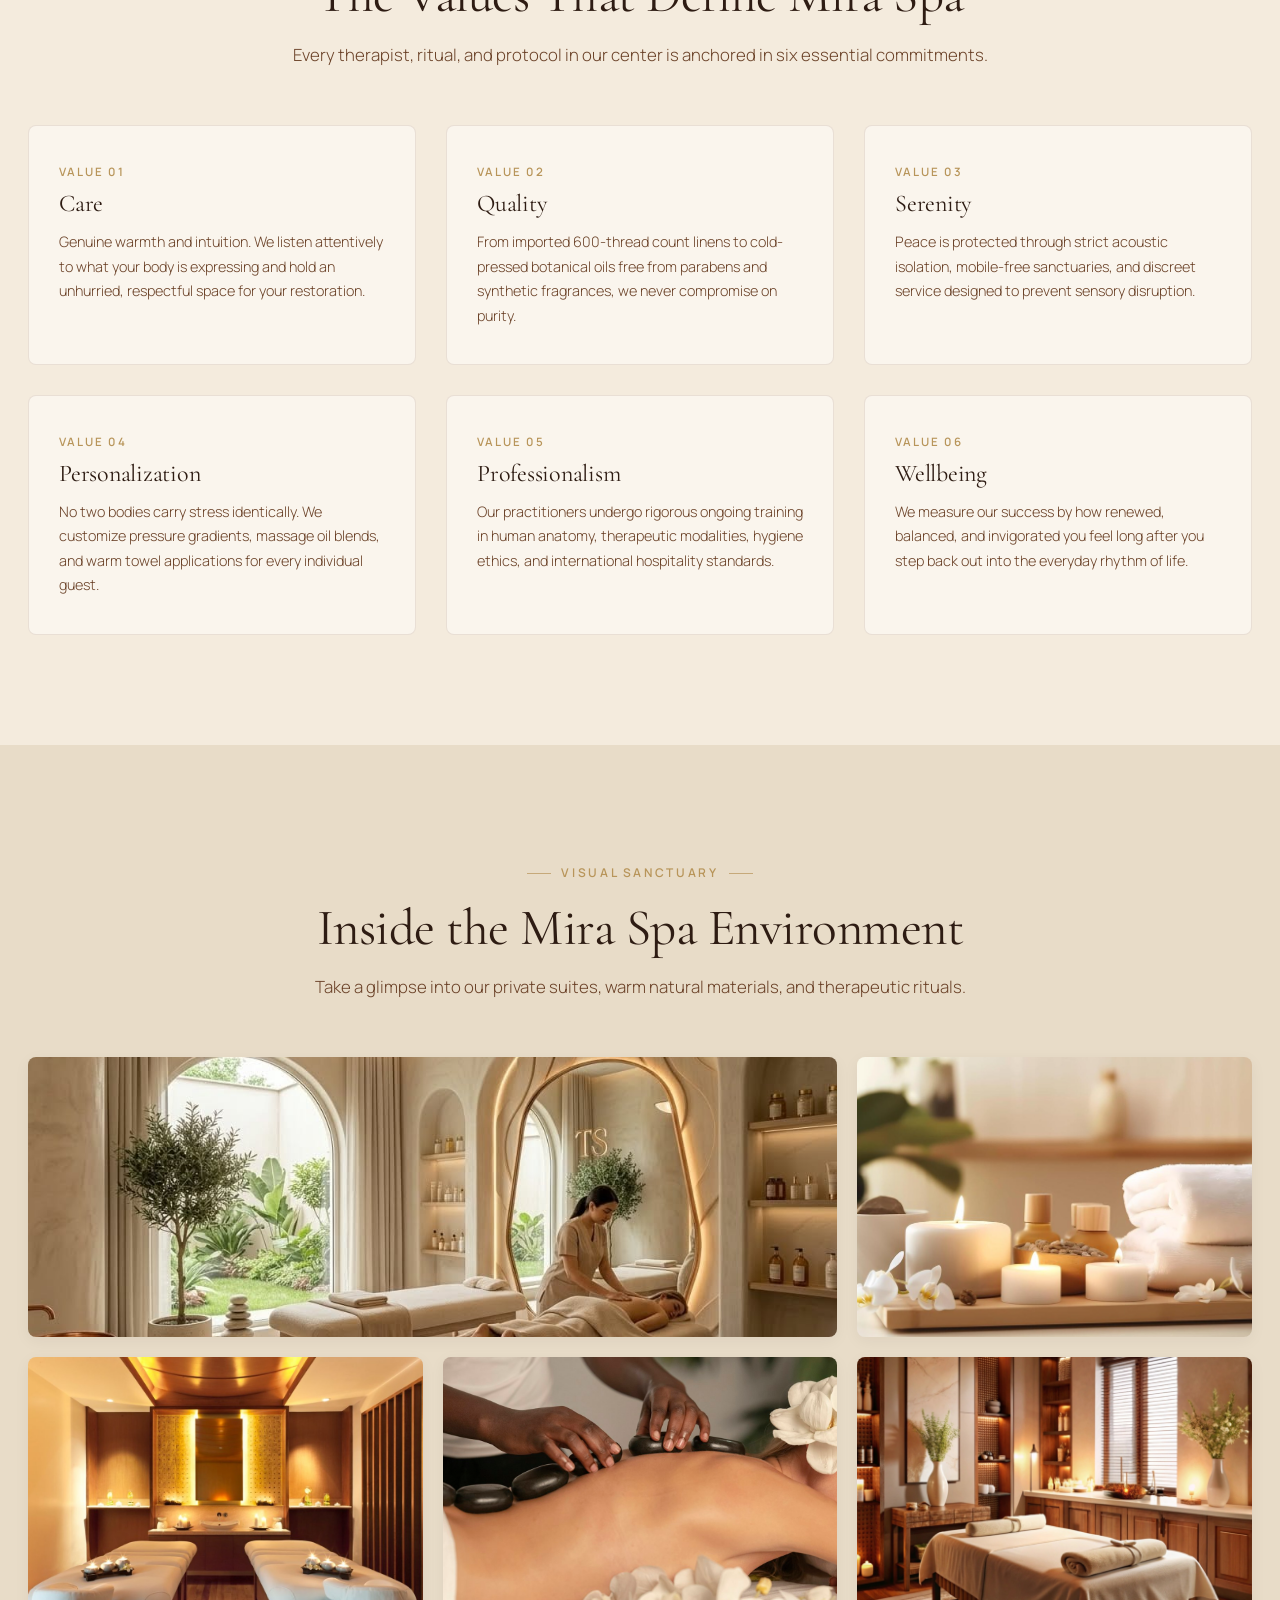
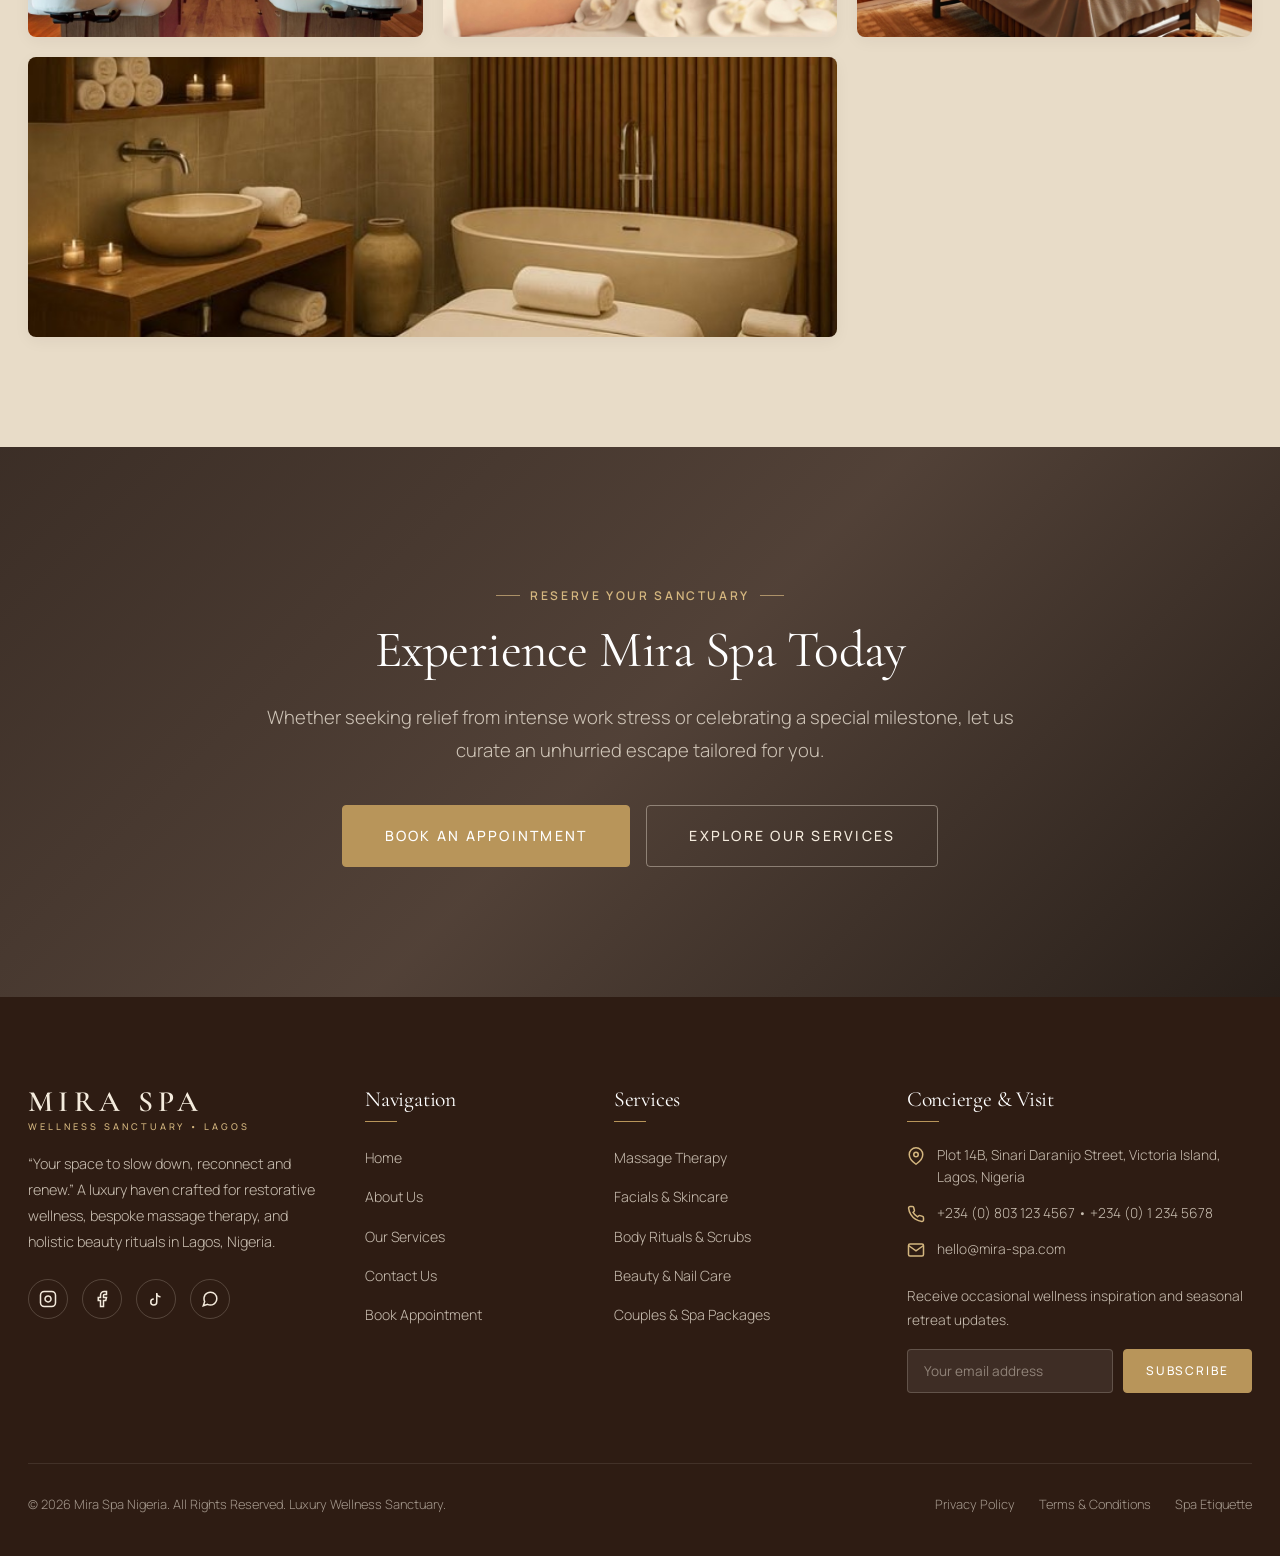
<file: about.html>
<!DOCTYPE html>
<html lang="en">
<head>
  <meta charset="UTF-8">
  <meta name="viewport" content="width=device-width, initial-scale=1.0">
  <title>Mira Spa | About Our Luxury Wellness Experience</title>
  <meta name="description" content="Learn about Mira Spa, an architectural sanctuary in Lagos, Nigeria dedicated to intentional rest, African botanical therapies, and unhurried holistic wellness.">
  
  <!-- Open Graph -->
  <meta property="og:type" content="website">
  <meta property="og:title" content="About Mira Spa | Luxury Wellness Sanctuary in Lagos">
  <meta property="og:description" content="Discover our story, holistic philosophy, and the curated guest journey that makes Mira Spa a haven of renewal.">
  <meta property="og:image" content="assets/images/hero-organic-sanctuary.jpg">
  
  <link rel="icon" href="data:image/svg+xml,<svg xmlns='http://www.w3.org/2000/svg' viewBox='0 0 100 100'><text y='.9em' font-size='90' fill='%23B8955A'>✦</text></svg>">
  <link rel="stylesheet" href="assets/css/style.css">
</head>
<body>

  <!-- GLOBAL HEADER (Light Variant for Subpages) -->
  <header class="site-header header-light" id="main-header">
    <div class="container container-wide">
      <div class="nav-container">
        <a href="index.html" class="brand-logo" aria-label="Mira Spa Home">
          <span class="brand-name">MIRA SPA</span>
          <span class="brand-tagline">WELLNESS SANCTUARY • NIGERIA</span>
        </a>

        <nav class="desktop-nav" aria-label="Main Navigation">
          <a href="index.html" class="nav-link">Home</a>
          <a href="about.html" class="nav-link active">About Us</a>
          <a href="services.html" class="nav-link">Our Services</a>
          <a href="contact.html" class="nav-link">Contact Us</a>
        </nav>

        <div class="header-actions">
          <button type="button" class="btn btn-primary btn-sm btn-book-trigger" data-service="General Experience">
            Book an Appointment
          </button>
          
          <button type="button" class="mobile-toggle" aria-label="Toggle navigation menu" aria-expanded="false">
            <span class="hamburger-box">
              <span class="hamburger-inner"></span>
            </span>
          </button>
        </div>
      </div>
    </div>
  </header>

  <!-- MOBILE NAVIGATION DRAWER -->
  <div class="mobile-drawer" id="mobile-menu" aria-hidden="true">
    <div class="mobile-drawer-nav">
      <span class="eyebrow eyebrow-start">Sanctuary Menu</span>
      <a href="index.html" class="mobile-nav-link">Home</a>
      <a href="about.html" class="mobile-nav-link active">About Us</a>
      <a href="services.html" class="mobile-nav-link">Our Services</a>
      <a href="contact.html" class="mobile-nav-link">Contact Us</a>
    </div>

    <div class="mobile-drawer-footer">
      <div class="mobile-drawer-contact">
        <p><strong>Mira Spa Victoria Island</strong></p>
        <p>Plot 14B, Sinari Daranijo Street, VI, Lagos</p>
        <p>+234 (0) 803 123 4567 • Mon–Sat: 9am–8pm</p>
      </div>
      <button type="button" class="btn btn-primary btn-book-trigger" style="width: 100%;">
        Book an Appointment
      </button>
    </div>
  </div>

  <main id="main-content">

    <!-- SUBPAGE HERO BANNER -->
    <section class="subpage-hero" style="background-image: url('assets/images/hero-organic-sanctuary.jpg');">
      <div class="subpage-hero-overlay"></div>
      <div class="container">
        <div class="subpage-hero-content reveal-fade">
          <span class="eyebrow eyebrow-light">About Mira Spa</span>
          <h1>A Sanctuary for Body, Mind &amp; Wellbeing</h1>
          <p>
            An architectural retreat conceived to slow time, restore vitality, and honor the restorative potential of intentional touch.
          </p>
          <div class="breadcrumbs">
            <a href="index.html">Home</a>
            <span class="separator">/</span>
            <span>About Us</span>
          </div>
        </div>
      </div>
    </section>

    <!-- SECTION 1: OUR STORY -->
    <section class="section-spacing">
      <div class="container">
        <div class="about-story-grid">
          
          <div class="about-story-text reveal-fade">
            <span class="eyebrow eyebrow-start">Our Origin &amp; Heritage</span>
            <h2>Created to Offer Respite in the Heart of Lagos</h2>
            <p class="lead-text">
              Mira Spa was established with a singular conviction: true luxury is unhurried time in an environment designed completely for peace.
            </p>
            <p>
              In a vibrant, fast-paced metropolis like Lagos, the daily demands of modern ambition can quietly deplete our inner reserves. Mira Spa was born out of a desire to create a protected sanctuary—a space where you leave the city's pulse at the threshold and enter a warm, acoustic sanctuary built with natural walnut wood, curved plaster arches, and golden circadian lighting.
            </p>
            <p>
              Every material in our sanctuary has been selected for tactile warmth. From organic linen treatment beds to unrefined Nigerian shea butter and botanical aromatics, our environment reflects deep craftsmanship and authentic hospitality.
            </p>
            
            <div class="quote-highlight-box">
              <p>“We did not want another sterile clinic. We designed a tranquil sanctuary where stillness feels natural and recovery is profound.”</p>
            </div>
          </div>

          <div class="reveal-fade">
            <div style="border-radius: var(--radius-md); overflow: hidden; box-shadow: var(--shadow-lg);">
              <img src="assets/images/hero-couples-suite.jpg" alt="Mira Spa couples treatment room with ambient golden wall niches and candles" loading="lazy">
            </div>
          </div>

        </div>

        <!-- SECTION 2: OUR PHILOSOPHY -->
        <div class="about-story-grid" style="margin-bottom: 0;">
          <div class="reveal-fade" style="order: 2;">
            <span class="eyebrow eyebrow-start">The Philosophy</span>
            <h2>Slow Wellness &amp; Mindful Restoration</h2>
            <p class="lead-text">
              We practice what we call “Slow Wellness”—an intentional, customized approach where no appointment is ever rushed or mechanical.
            </p>
            <p>
              We reject the conveyor-belt philosophy common in ordinary spas. Before your therapist places a single hand upon your skin, we take time to understand your body’s tension patterns, emotional energy, and sensory preferences.
            </p>
            <p>
              Our treatment methods integrate ancient Swedish, African, and Balinese therapeutic traditions with botanical science. By tuning the room temperature, aroma, and pressure to your nervous system, your body shifts out of fight-or-flight and into profound cell restoration.
            </p>
            
            <div style="margin-top: 30px;">
              <a href="services.html" class="btn btn-secondary">
                Explore Treatment Menu
              </a>
            </div>
          </div>

          <div class="reveal-fade" style="order: 1;">
            <div style="border-radius: var(--radius-md); overflow: hidden; box-shadow: var(--shadow-lg);">
              <img src="assets/images/hero-soaking-bath-suite.jpg" alt="Soaking tub suite with fluted wood architecture and warm lighting" loading="lazy">
            </div>
          </div>
        </div>

      </div>
    </section>

    <!-- SECTION 3: THE MIRA GUEST JOURNEY -->
    <section class="section-spacing" style="background-color: var(--bg-secondary);">
      <div class="container">
        
        <div class="section-header reveal-fade">
          <span class="eyebrow">The Guest Experience</span>
          <h2>Your Journey with Us</h2>
          <p>
            From the second you arrive at our Victoria Island retreat until your final unhurried departure, every moment is considered.
          </p>
        </div>

        <div class="journey-timeline">
          
          <!-- Step 1 -->
          <div class="journey-step reveal-fade">
            <div class="step-number">01</div>
            <h4>Herbal Welcome</h4>
            <p>
              Arrive into our quiet reception lounge. Receive a chilled eucalyptus cloth and our signature warm hibiscus-ginger herbal infusion during a brief personal consultation.
            </p>
          </div>

          <!-- Step 2 -->
          <div class="journey-step reveal-fade">
            <div class="step-number">02</div>
            <h4>Private Suite Transition</h4>
            <p>
              Change into plush linen robes in your private climate-controlled suite. Experience a warm botanical floral foot soak to ground your mind and begin muscular release.
            </p>
          </div>

          <!-- Step 3 -->
          <div class="journey-step reveal-fade">
            <div class="step-number">03</div>
            <h4>Tailored Ritual</h4>
            <p>
              Your certified therapist delivers your bespoke treatment using heated river stones, targeted acupressure, and warm cold-pressed organic botanical oils.
            </p>
          </div>

          <!-- Step 4 -->
          <div class="journey-step reveal-fade">
            <div class="step-number">04</div>
            <h4>Unhurried Recovery</h4>
            <p>
              Conclude in our acoustic relaxation corner with fresh hydration, dried dates, and organic tea. Take as much uninterrupted time as you need to gently awaken.
            </p>
          </div>

        </div>

      </div>
    </section>

    <!-- SECTION 4: OUR CORE VALUES -->
    <section class="section-spacing">
      <div class="container">
        
        <div class="section-header reveal-fade">
          <span class="eyebrow">Guiding Principles</span>
          <h2>The Values That Define Mira Spa</h2>
          <p>Every therapist, ritual, and protocol in our center is anchored in six essential commitments.</p>
        </div>

        <div class="values-grid">
          
          <div class="value-card reveal-fade">
            <div class="value-eyebrow">Value 01</div>
            <h3>Care</h3>
            <p>
              Genuine warmth and intuition. We listen attentively to what your body is expressing and hold an unhurried, respectful space for your restoration.
            </p>
          </div>

          <div class="value-card reveal-fade">
            <div class="value-eyebrow">Value 02</div>
            <h3>Quality</h3>
            <p>
              From imported 600-thread count linens to cold-pressed botanical oils free from parabens and synthetic fragrances, we never compromise on purity.
            </p>
          </div>

          <div class="value-card reveal-fade">
            <div class="value-eyebrow">Value 03</div>
            <h3>Serenity</h3>
            <p>
              Peace is protected through strict acoustic isolation, mobile-free sanctuaries, and discreet service designed to prevent sensory disruption.
            </p>
          </div>

          <div class="value-card reveal-fade">
            <div class="value-eyebrow">Value 04</div>
            <h3>Personalization</h3>
            <p>
              No two bodies carry stress identically. We customize pressure gradients, massage oil blends, and warm towel applications for every individual guest.
            </p>
          </div>

          <div class="value-card reveal-fade">
            <div class="value-eyebrow">Value 05</div>
            <h3>Professionalism</h3>
            <p>
              Our practitioners undergo rigorous ongoing training in human anatomy, therapeutic modalities, hygiene ethics, and international hospitality standards.
            </p>
          </div>

          <div class="value-card reveal-fade">
            <div class="value-eyebrow">Value 06</div>
            <h3>Wellbeing</h3>
            <p>
              We measure our success by how renewed, balanced, and invigorated you feel long after you step back out into the everyday rhythm of life.
            </p>
          </div>

        </div>

      </div>
    </section>

    <!-- SECTION 5: SANCTUARY GALLERY -->
    <section class="section-spacing gallery-section" id="gallery">
      <div class="container">
        
        <div class="section-header reveal-fade">
          <span class="eyebrow">Visual Sanctuary</span>
          <h2>Inside the Mira Spa Environment</h2>
          <p>Take a glimpse into our private suites, warm natural materials, and therapeutic rituals.</p>
        </div>

        <div class="gallery-grid">
          
          <!-- Image 1 -->
          <div class="gallery-item span-2 reveal-fade">
            <img src="assets/images/hero-organic-sanctuary.jpg" alt="Artisan arched treatment suite with therapist and client" loading="lazy">
            <div class="gallery-item-overlay">
              <span>Treatment Suite</span>
              <h4>The Organic Arches Sanctuary</h4>
            </div>
          </div>

          <!-- Image 2 -->
          <div class="gallery-item reveal-fade">
            <img src="assets/images/hero-aromatherapy-ritual.jpg" alt="Spa candles, orchids, and amber aromatherapy bottles on wooden tray" loading="lazy">
            <div class="gallery-item-overlay">
              <span>Sensory Rituals</span>
              <h4>Botanical Oils &amp; Candlelight</h4>
            </div>
          </div>

          <!-- Image 3 -->
          <div class="gallery-item reveal-fade">
            <img src="assets/images/hero-couples-suite.jpg" alt="Couples private massage room with warm wood backlighting" loading="lazy">
            <div class="gallery-item-overlay">
              <span>Private Retreat</span>
              <h4>Dual Couples Suite</h4>
            </div>
          </div>

          <!-- Image 4 -->
          <div class="gallery-item reveal-fade">
            <img src="assets/images/service-hot-stone.jpg" alt="Smooth hot basalt therapy stones" loading="lazy">
            <div class="gallery-item-overlay">
              <span>Therapy Details</span>
              <h4>Heated Basalt Stones</h4>
            </div>
          </div>

          <!-- Image 5 -->
          <div class="gallery-item reveal-fade">
            <img src="assets/images/hero-private-suite.jpg" alt="Private treatment chamber with wooden blinds and warm lamps" loading="lazy">
            <div class="gallery-item-overlay">
              <span>Individual Suite</span>
              <h4>The Walnut Chamber</h4>
            </div>
          </div>

          <!-- Image 6 -->
          <div class="gallery-item span-2 reveal-fade">
            <img src="assets/images/hero-soaking-bath-suite.jpg" alt="Deep soaking tub with fluted wood paneling and warm ambient pendant light" loading="lazy">
            <div class="gallery-item-overlay">
              <span>Hydrotherapy</span>
              <h4>Fluted Wood Soaking Suite</h4>
            </div>
          </div>

        </div>

      </div>
    </section>

    <!-- SECTION 6: CTA -->
    <section class="cta-banner-section" style="background-image: url('assets/images/hero-couples-suite.jpg');">
      <div class="cta-banner-overlay"></div>
      <div class="container">
        <div class="cta-banner-content reveal-fade">
          <span class="eyebrow eyebrow-light">Reserve Your Sanctuary</span>
          <h2>Experience Mira Spa Today</h2>
          <p>
            Whether seeking relief from intense work stress or celebrating a special milestone, let us curate an unhurried escape tailored for you.
          </p>
          <div style="display: flex; gap: 16px; justify-content: center; flex-wrap: wrap;">
            <button type="button" class="btn btn-gold btn-lg btn-book-trigger" data-service="Mira Sanctuary Journey">
              Book an Appointment
            </button>
            <a href="services.html" class="btn btn-ghost-light btn-lg">
              Explore Our Services
            </a>
          </div>
        </div>
      </div>
    </section>

  </main>

  <!-- GLOBAL FOOTER -->
  <footer class="site-footer">
    <div class="container">
      <div class="footer-top-grid">
        <div class="footer-brand-col">
          <a href="index.html" class="brand-logo" style="margin-bottom: 14px;">
            <span class="brand-name" style="color: var(--color-warm-ivory);">MIRA SPA</span>
            <span class="brand-tagline" style="color: var(--color-gold-light);">WELLNESS SANCTUARY • LAGOS</span>
          </a>
          <p>
            “Your space to slow down, reconnect and renew.” A luxury haven crafted for restorative wellness, bespoke massage therapy, and holistic beauty rituals in Lagos, Nigeria.
          </p>
          <div class="footer-social-row">
            <a href="https://instagram.com" target="_blank" rel="noopener" class="social-circle-link" aria-label="Instagram">
              <svg width="18" height="18" viewBox="0 0 24 24" fill="none" stroke="currentColor" stroke-width="2"><rect x="2" y="2" width="20" height="20" rx="5" ry="5"></rect><path d="M16 11.37A4 4 0 1 1 12.63 8 4 4 0 0 1 16 11.37z"></path><line x1="17.5" y1="6.5" x2="17.51" y2="6.5"></line></svg>
            </a>
            <a href="https://facebook.com" target="_blank" rel="noopener" class="social-circle-link" aria-label="Facebook">
              <svg width="18" height="18" viewBox="0 0 24 24" fill="none" stroke="currentColor" stroke-width="2"><path d="M18 2h-3a5 5 0 0 0-5 5v3H7v4h3v8h4v-8h3l1-4h-4V7a1 1 0 0 1 1-1h3z"></path></svg>
            </a>
            <a href="https://tiktok.com" target="_blank" rel="noopener" class="social-circle-link" aria-label="TikTok">
              <svg width="18" height="18" viewBox="0 0 24 24" fill="none" stroke="currentColor" stroke-width="2"><path d="M9 12a4 4 0 1 0 4 4V4a5 5 0 0 0 5 5"></path></svg>
            </a>
            <a href="https://wa.me/2348031234567" target="_blank" rel="noopener" class="social-circle-link" aria-label="WhatsApp">
              <svg width="18" height="18" viewBox="0 0 24 24" fill="none" stroke="currentColor" stroke-width="2"><path d="M21 11.5a8.38 8.38 0 0 1-.9 3.8 8.5 8.5 0 0 1-7.6 4.7 8.38 8.38 0 0 1-3.8-.9L3 21l1.9-5.7a8.38 8.38 0 0 1-.9-3.8 8.5 8.5 0 0 1 4.7-7.6 8.38 8.38 0 0 1 3.8-.9h.5a8.48 8.48 0 0 1 8 8v.5z"></path></svg>
            </a>
          </div>
        </div>

        <div>
          <h4 class="footer-col-title">Navigation</h4>
          <ul class="footer-links">
            <li><a href="index.html">Home</a></li>
            <li><a href="about.html">About Us</a></li>
            <li><a href="services.html">Our Services</a></li>
            <li><a href="contact.html">Contact Us</a></li>
            <li><a href="contact.html#booking" class="btn-book-trigger">Book Appointment</a></li>
          </ul>
        </div>

        <div>
          <h4 class="footer-col-title">Services</h4>
          <ul class="footer-links">
            <li><a href="services.html#massage-therapy">Massage Therapy</a></li>
            <li><a href="services.html#facial-skincare">Facials &amp; Skincare</a></li>
            <li><a href="services.html#body-rituals">Body Rituals &amp; Scrubs</a></li>
            <li><a href="services.html#beauty-nail-care">Beauty &amp; Nail Care</a></li>
            <li><a href="services.html#spa-experiences">Couples &amp; Spa Packages</a></li>
          </ul>
        </div>

        <div>
          <h4 class="footer-col-title">Concierge &amp; Visit</h4>
          <div class="footer-contact-list">
            <div class="footer-contact-item">
              <svg width="18" height="18" viewBox="0 0 24 24" fill="none" stroke="currentColor" stroke-width="2"><path d="M21 10c0 7-9 13-9 13s-9-6-9-13a9 9 0 0 1 18 0z"></path><circle cx="12" cy="10" r="3"></circle></svg>
              <span>Plot 14B, Sinari Daranijo Street, Victoria Island, Lagos, Nigeria</span>
            </div>
            <div class="footer-contact-item">
              <svg width="18" height="18" viewBox="0 0 24 24" fill="none" stroke="currentColor" stroke-width="2"><path d="M22 16.92v3a2 2 0 0 1-2.18 2 19.79 19.79 0 0 1-8.63-3.07 19.5 19.5 0 0 1-6-6 19.79 19.79 0 0 1-3.07-8.67A2 2 0 0 1 4.11 2h3a2 2 0 0 1 2 1.72 12.84 12.84 0 0 0 .7 2.81 2 2 0 0 1-.45 2.11L8.09 9.91a16 16 0 0 0 6 6l1.27-1.27a2 2 0 0 1 2.11-.45 12.84 12.84 0 0 0 2.81.7A2 2 0 0 1 22 16.92z"></path></svg>
              <span>+234 (0) 803 123 4567 • +234 (0) 1 234 5678</span>
            </div>
            <div class="footer-contact-item">
              <svg width="18" height="18" viewBox="0 0 24 24" fill="none" stroke="currentColor" stroke-width="2"><path d="M4 4h16c1.1 0 2 .9 2 2v12c0 1.1-.9 2-2 2H4c-1.1 0-2-.9-2-2V6c0-1.1.9-2 2-2z"></path><polyline points="22,6 12,13 2,6"></polyline></svg>
              <span>hello@mira-spa.com</span>
            </div>
          </div>

          <div class="footer-newsletter-wrap" style="margin-top: 24px;">
            <p>Receive occasional wellness inspiration and seasonal retreat updates.</p>
            <form class="newsletter-form">
              <input type="email" class="newsletter-input" placeholder="Your email address" required aria-label="Email address for newsletter">
              <button type="submit" class="btn btn-gold btn-sm">Subscribe</button>
            </form>
          </div>
        </div>
      </div>

      <div class="footer-bottom-bar">
        <div>
          &copy; 2026 Mira Spa Nigeria. All Rights Reserved. Luxury Wellness Sanctuary.
        </div>
        <div class="footer-legal-links">
          <a href="contact.html">Privacy Policy</a>
          <a href="contact.html">Terms &amp; Conditions</a>
          <a href="contact.html">Spa Etiquette</a>
        </div>
      </div>
    </div>
  </footer>

  <!-- GLOBAL APPOINTMENT BOOKING MODAL -->
  <div class="modal-backdrop" id="appointment-modal" aria-hidden="true" role="dialog" aria-modal="true" aria-labelledby="modal-title">
    <div class="modal-dialog">
      <button type="button" class="modal-close-btn modal-close-trigger" aria-label="Close booking modal">
        <svg width="20" height="20" viewBox="0 0 24 24" fill="none" stroke="currentColor" stroke-width="2"><line x1="18" y1="6" x2="6" y2="18"></line><line x1="6" y1="6" x2="18" y2="18"></line></svg>
      </button>

      <div class="form-panel-content">
        <form class="appointment-request-form">
          <div class="form-header-box">
            <span class="eyebrow eyebrow-start">Private Reservation</span>
            <h3 id="modal-title">Request an Appointment</h3>
            <p>Select your desired treatment and preferred timing. Our concierge will confirm your suite promptly.</p>
          </div>

          <div class="form-row">
            <div class="form-group">
              <label class="form-label">Full Name <span class="required">*</span></label>
              <input type="text" name="full_name" class="form-control" placeholder="e.g. Chinelo Okonkwo" required>
            </div>
            <div class="form-group">
              <label class="form-label">Email Address <span class="required">*</span></label>
              <input type="email" name="email" class="form-control" placeholder="chinelo@example.com" required>
            </div>
          </div>

          <div class="form-row">
            <div class="form-group">
              <label class="form-label">Phone / WhatsApp <span class="required">*</span></label>
              <input type="tel" name="phone" class="form-control" placeholder="+234 803 000 0000" required>
            </div>
            <div class="form-group">
              <label class="form-label">Select Treatment <span class="required">*</span></label>
              <select name="service" class="form-control" required>
                <option value="">-- Choose a Treatment --</option>
                <optgroup label="Massage Therapy">
                  <option value="Swedish Massage">Swedish Massage (60/90 min • From ₦45,000)</option>
                  <option value="Deep Tissue Massage">Deep Tissue Massage (60/90 min • From ₦55,000)</option>
                  <option value="Hot Stone Massage">Hot Stone Massage (75/90 min • From ₦60,000)</option>
                  <option value="Aromatherapy Massage">Aromatherapy Massage (60/90 min • From ₦50,000)</option>
                  <option value="Couples Sanctuary Suite">Couples Sanctuary Suite (90 min • From ₦95,000)</option>
                </optgroup>
                <optgroup label="Facial &amp; Skincare">
                  <option value="Signature Radiant Facial">Signature Radiant Facial (60 min • From ₦48,000)</option>
                  <option value="Deep Cleansing Herbal Facial">Deep Cleansing Herbal Facial (60 min • From ₦45,000)</option>
                  <option value="Hydrating Botanical Facial">Hydrating Botanical Facial (60 min • From ₦50,000)</option>
                  <option value="Anti-Aging Collagen Facial">Anti-Aging Collagen Facial (75 min • From ₦65,000)</option>
                </optgroup>
                <optgroup label="Body Rituals &amp; Packages">
                  <option value="Botanical Body Scrub">Botanical Body Scrub (45 min • From ₦40,000)</option>
                  <option value="Nourishing Body Wrap">Nourishing Body Wrap (60 min • From ₦50,000)</option>
                  <option value="Luxury Manicure &amp; Pedicure">Luxury Manicure &amp; Pedicure (75 min • From ₦35,000)</option>
                  <option value="The Lagos Oasis Ritual">The Lagos Oasis Ritual (150 min • From ₦120,000)</option>
                  <option value="Mira Signature 3-Hour Experience">Mira Signature 3-Hour Experience (180 min • From ₦160,000)</option>
                </optgroup>
              </select>
            </div>
          </div>

          <div class="form-row">
            <div class="form-group">
              <label class="form-label">Preferred Date <span class="required">*</span></label>
              <input type="date" name="date" class="form-control" required>
            </div>
            <div class="form-group">
              <label class="form-label">Preferred Time Slot <span class="required">*</span></label>
              <select name="time" class="form-control" required>
                <option value="Morning (9:00 AM – 12:00 PM)">Morning (9:00 AM – 12:00 PM)</option>
                <option value="Afternoon (12:00 PM – 4:00 PM)">Afternoon (12:00 PM – 4:00 PM)</option>
                <option value="Evening (4:00 PM – 8:00 PM)">Evening (4:00 PM – 8:00 PM)</option>
              </select>
            </div>
          </div>

          <div class="form-row">
            <div class="form-group">
              <label class="form-label">Number of Guests</label>
              <select name="guests" class="form-control">
                <option value="1 Guest">1 Guest</option>
                <option value="2 Guests (Couples Suite)">2 Guests (Couples Suite)</option>
                <option value="3+ Guests (Private Group / Bridal)">3+ Guests (Private Group / Bridal)</option>
              </select>
            </div>
            <div class="form-group">
              <label class="form-label">Therapist Preference</label>
              <select name="therapist" class="form-control">
                <option value="No Preference">No Preference (First Available)</option>
                <option value="Female Therapist">Female Therapist</option>
                <option value="Male Therapist">Male Therapist</option>
              </select>
            </div>
          </div>

          <div class="form-group">
            <label class="form-label">Special Requests / Health Notes</label>
            <textarea name="notes" class="form-control" placeholder="Please specify focus areas, allergies, pregnancy, or any custom arrangements you require..."></textarea>
          </div>

          <button type="submit" class="btn btn-primary btn-lg" style="width: 100%;">
            Request an Appointment
          </button>
          <p class="form-disclaimer">
            * Note: This sends a direct request to our reservation team. A concierge will reach out via call or WhatsApp within 2 hours to confirm your suite time and send pre-arrival notes.
          </p>
        </form>

        <div class="booking-success-view">
          <div class="success-icon-wrap">
            <svg width="36" height="36" viewBox="0 0 24 24" fill="none" stroke="currentColor" stroke-width="2.5"><polyline points="20 6 9 17 4 12"></polyline></svg>
          </div>
          <span class="eyebrow">Reservation Request Received</span>
          <h3>We Look Forward to Welcoming You</h3>
          <p style="color: var(--text-secondary); margin-bottom: 20px;">
            Thank you, <strong class="summary-guest-name">Valued Guest</strong>. Your private wellness request has been logged in our concierge system.
          </p>

          <div class="booking-summary-card">
            <div class="summary-row">
              <span class="summary-label">Reference Number:</span>
              <span class="summary-value summary-ref-code">MIRA-782941</span>
            </div>
            <div class="summary-row">
              <span class="summary-label">Treatment:</span>
              <span class="summary-value summary-service-name">Swedish Massage</span>
            </div>
            <div class="summary-row">
              <span class="summary-label">Preferred Date &amp; Window:</span>
              <span class="summary-value summary-date-time">Today • Morning</span>
            </div>
            <div class="summary-row">
              <span class="summary-label">Contact Registered:</span>
              <span class="summary-value summary-phone">+234 ...</span>
            </div>
            <div class="summary-row">
              <span class="summary-label">Location:</span>
              <span class="summary-value">Victoria Island Sanctuary, Lagos</span>
            </div>
          </div>

          <p style="font-size: 0.85rem; color: var(--text-muted); margin-bottom: 24px;">
            Our spa concierge will contact you via phone or WhatsApp shortly to confirm your therapist and answer any questions.
          </p>

          <button type="button" class="btn btn-primary modal-close-trigger">
            Close &amp; Return to Site
          </button>
        </div>
      </div>
    </div>
  </div>

  <!-- FLOATING WHATSAPP -->
  <a href="https://wa.me/2348031234567?text=Hello%20Mira%20Spa,%20I%20would%20like%20to%20inquire%20about%20booking%20a%20treatment." target="_blank" rel="noopener" class="floating-whatsapp" aria-label="Chat with Mira Spa Concierge on WhatsApp">
    <div class="whatsapp-icon-circle">
      <svg width="20" height="20" viewBox="0 0 24 24" fill="none" stroke="currentColor" stroke-width="2.2"><path d="M21 11.5a8.38 8.38 0 0 1-.9 3.8 8.5 8.5 0 0 1-7.6 4.7 8.38 8.38 0 0 1-3.8-.9L3 21l1.9-5.7a8.38 8.38 0 0 1-.9-3.8 8.5 8.5 0 0 1 4.7-7.6 8.38 8.38 0 0 1 3.8-.9h.5a8.48 8.48 0 0 1 8 8v.5z"></path></svg>
    </div>
    <div class="whatsapp-text-block">
      <span class="whatsapp-title">Spa Concierge</span>
      <span class="whatsapp-status">Online Now</span>
    </div>
  </a>

  <script src="assets/js/main.js"></script>
</body>
</html>
</file>
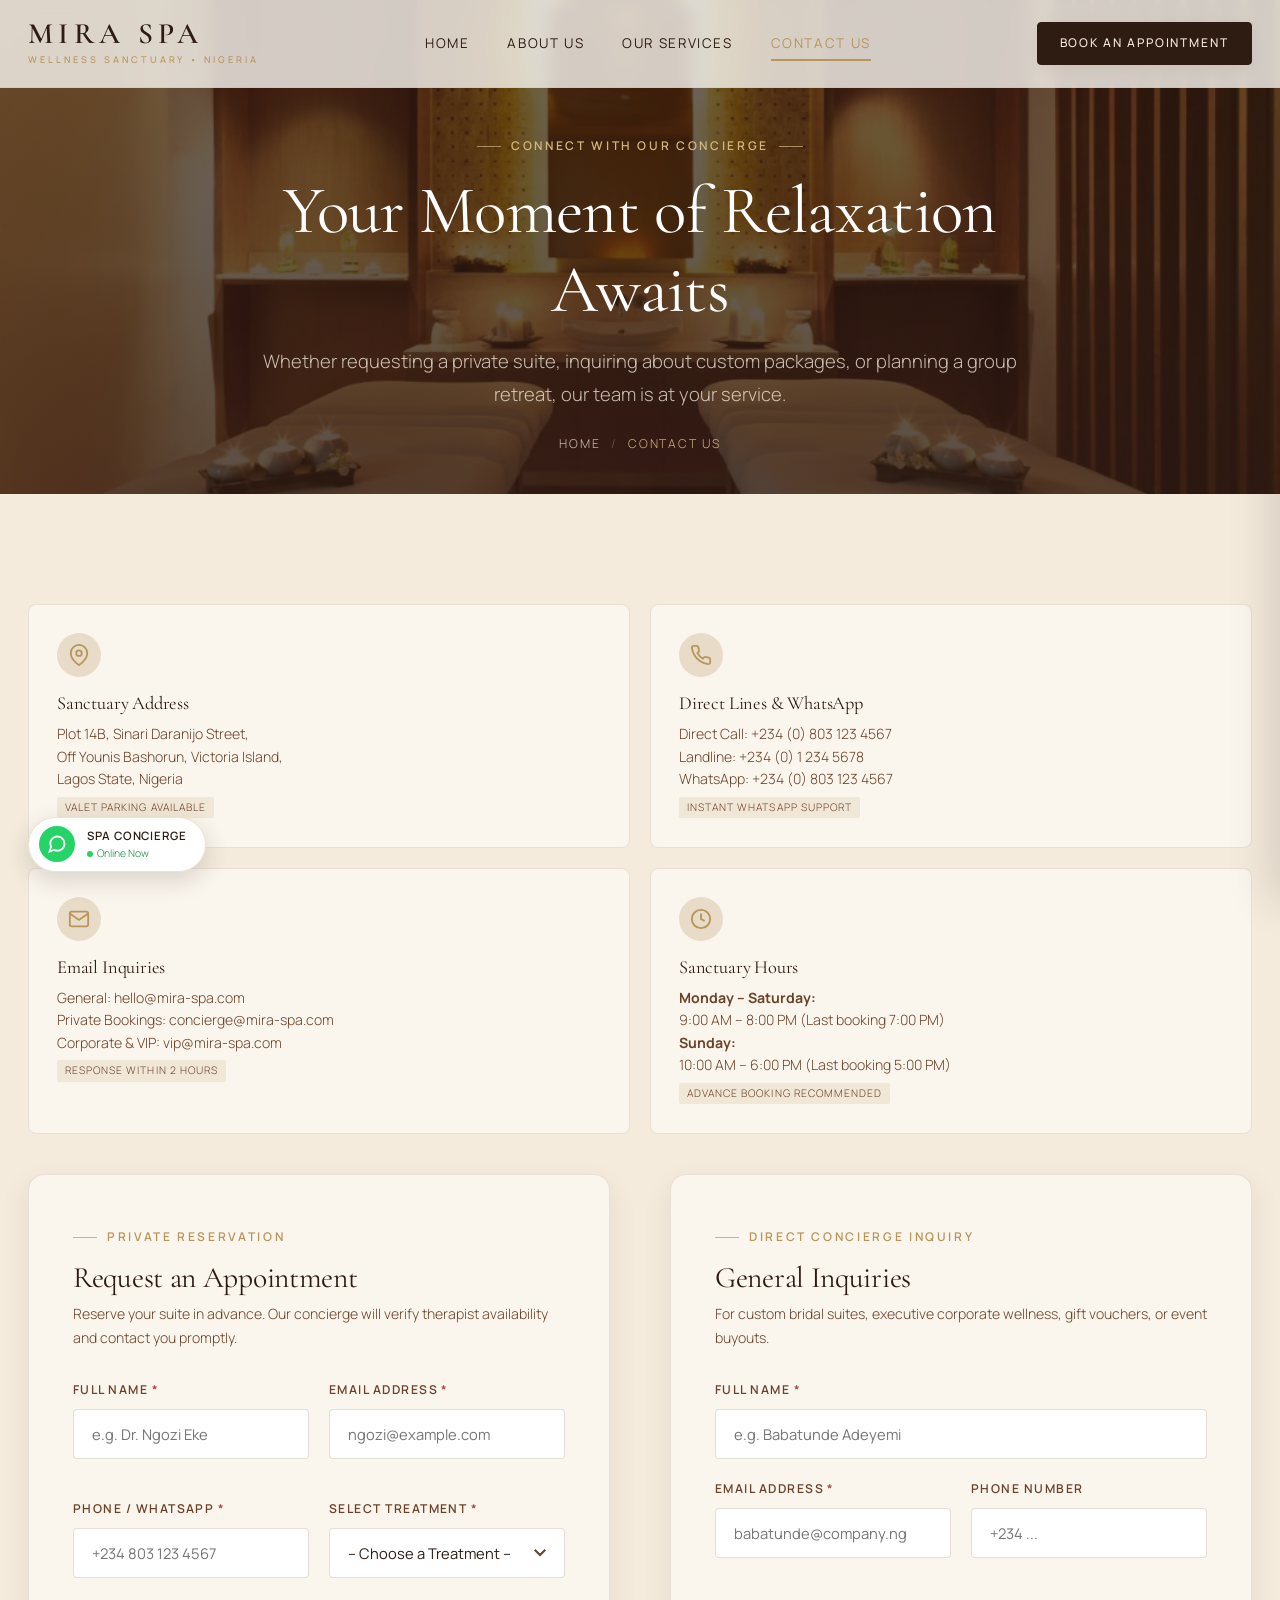
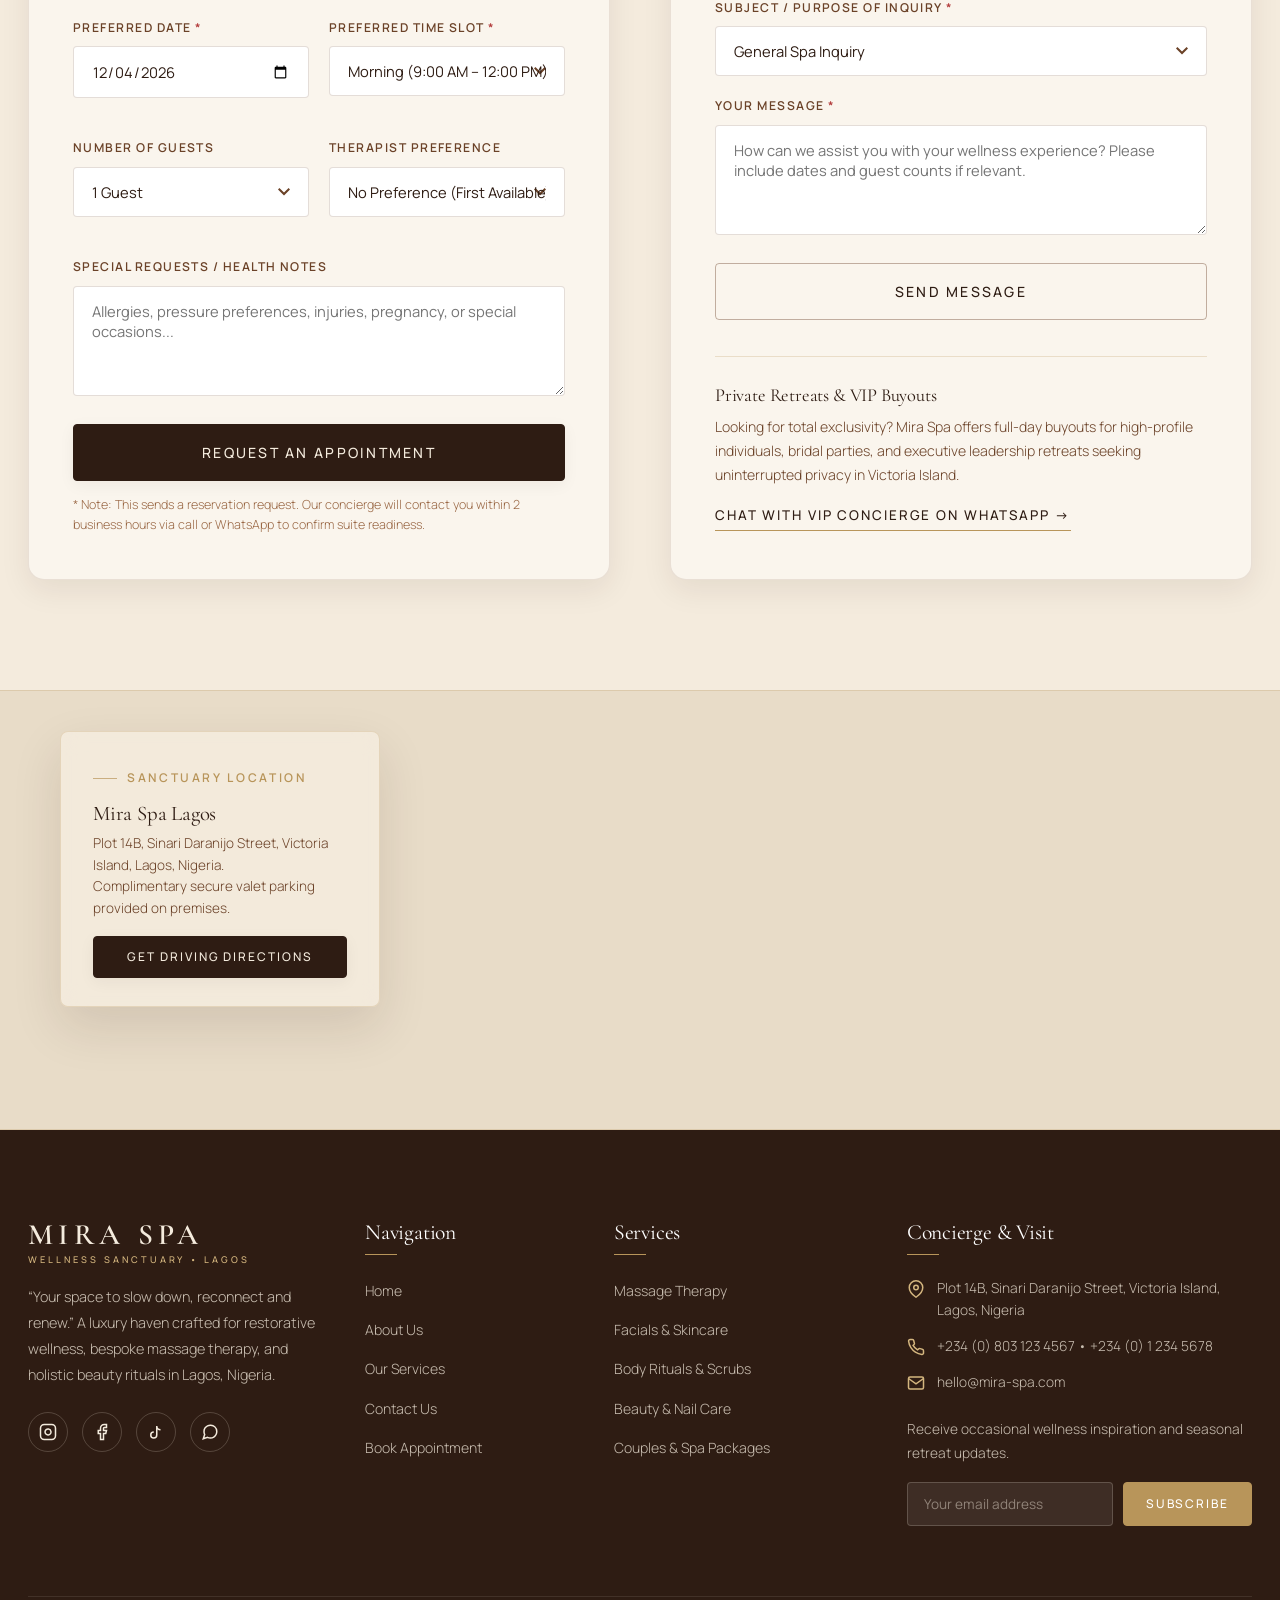
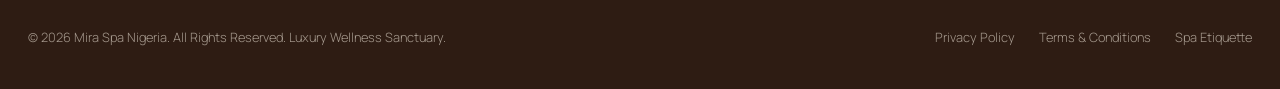
<file: contact.html>
<!DOCTYPE html>
<html lang="en">
<head>
  <meta charset="UTF-8">
  <meta name="viewport" content="width=device-width, initial-scale=1.0">
  <title>Mira Spa | Contact &amp; Book an Appointment</title>
  <meta name="description" content="Contact Mira Spa in Victoria Island, Lagos, Nigeria. Reserve your private massage suite, facial ritual, or luxury wellness package today.">
  
  <meta property="og:type" content="website">
  <meta property="og:title" content="Contact &amp; Bookings | Mira Spa Lagos, Nigeria">
  <meta property="og:description" content="Reach our concierge, view opening hours, locate our Victoria Island sanctuary, and request private appointments.">
  <meta property="og:image" content="assets/images/hero-couples-suite.jpg">
  
  <link rel="icon" href="data:image/svg+xml,<svg xmlns='http://www.w3.org/2000/svg' viewBox='0 0 100 100'><text y='.9em' font-size='90' fill='%23B8955A'>✦</text></svg>">
  <link rel="stylesheet" href="assets/css/style.css">
</head>
<body>

  <!-- GLOBAL HEADER (Light Variant) -->
  <header class="site-header header-light" id="main-header">
    <div class="container container-wide">
      <div class="nav-container">
        <a href="index.html" class="brand-logo" aria-label="Mira Spa Home">
          <span class="brand-name">MIRA SPA</span>
          <span class="brand-tagline">WELLNESS SANCTUARY • NIGERIA</span>
        </a>

        <nav class="desktop-nav" aria-label="Main Navigation">
          <a href="index.html" class="nav-link">Home</a>
          <a href="about.html" class="nav-link">About Us</a>
          <a href="services.html" class="nav-link">Our Services</a>
          <a href="contact.html" class="nav-link active">Contact Us</a>
        </nav>

        <div class="header-actions">
          <a href="#booking" class="btn btn-primary btn-sm">
            Book an Appointment
          </a>
          
          <button type="button" class="mobile-toggle" aria-label="Toggle navigation menu" aria-expanded="false">
            <span class="hamburger-box">
              <span class="hamburger-inner"></span>
            </span>
          </button>
        </div>
      </div>
    </div>
  </header>

  <!-- MOBILE NAVIGATION DRAWER -->
  <div class="mobile-drawer" id="mobile-menu" aria-hidden="true">
    <div class="mobile-drawer-nav">
      <span class="eyebrow eyebrow-start">Sanctuary Menu</span>
      <a href="index.html" class="mobile-nav-link">Home</a>
      <a href="about.html" class="mobile-nav-link">About Us</a>
      <a href="services.html" class="mobile-nav-link">Our Services</a>
      <a href="contact.html" class="mobile-nav-link active">Contact Us</a>
    </div>

    <div class="mobile-drawer-footer">
      <div class="mobile-drawer-contact">
        <p><strong>Mira Spa Victoria Island</strong></p>
        <p>Plot 14B, Sinari Daranijo Street, VI, Lagos</p>
        <p>+234 (0) 803 123 4567 • Mon–Sat: 9am–8pm</p>
      </div>
      <a href="#booking" class="btn btn-primary" style="width: 100%; text-align: center;">
        Book an Appointment
      </a>
    </div>
  </div>

  <main id="main-content">

    <!-- SUBPAGE HERO BANNER -->
    <section class="subpage-hero" style="background-image: url('assets/images/hero-couples-suite.jpg');">
      <div class="subpage-hero-overlay"></div>
      <div class="container">
        <div class="subpage-hero-content reveal-fade">
          <span class="eyebrow eyebrow-light">Connect With Our Concierge</span>
          <h1>Your Moment of Relaxation Awaits</h1>
          <p>
            Whether requesting a private suite, inquiring about custom packages, or planning a group retreat, our team is at your service.
          </p>
          <div class="breadcrumbs">
            <a href="index.html">Home</a>
            <span class="separator">/</span>
            <span>Contact Us</span>
          </div>
        </div>
      </div>
    </section>

    <!-- CONTACT DETAILS & FORMS SECTION -->
    <section class="section-spacing" id="booking">
      <div class="container">
        
        <!-- Contact Information Cards -->
        <div class="contact-info-cards reveal-fade">
          
          <!-- Card 1: Address -->
          <div class="contact-card">
            <div class="contact-card-icon">
              <svg width="22" height="22" viewBox="0 0 24 24" fill="none" stroke="currentColor" stroke-width="2"><path d="M21 10c0 7-9 13-9 13s-9-6-9-13a9 9 0 0 1 18 0z"></path><circle cx="12" cy="10" r="3"></circle></svg>
            </div>
            <h4>Sanctuary Address</h4>
            <p>
              Plot 14B, Sinari Daranijo Street,<br>
              Off Younis Bashorun, Victoria Island,<br>
              Lagos State, Nigeria
            </p>
            <span class="placeholder-tag">Valet Parking Available</span>
          </div>

          <!-- Card 2: Telephone & WhatsApp -->
          <div class="contact-card">
            <div class="contact-card-icon">
              <svg width="22" height="22" viewBox="0 0 24 24" fill="none" stroke="currentColor" stroke-width="2"><path d="M22 16.92v3a2 2 0 0 1-2.18 2 19.79 19.79 0 0 1-8.63-3.07 19.5 19.5 0 0 1-6-6 19.79 19.79 0 0 1-3.07-8.67A2 2 0 0 1 4.11 2h3a2 2 0 0 1 2 1.72 12.84 12.84 0 0 0 .7 2.81 2 2 0 0 1-.45 2.11L8.09 9.91a16 16 0 0 0 6 6l1.27-1.27a2 2 0 0 1 2.11-.45 12.84 12.84 0 0 0 2.81.7A2 2 0 0 1 22 16.92z"></path></svg>
            </div>
            <h4>Direct Lines &amp; WhatsApp</h4>
            <p>
              Direct Call: <a href="tel:+2348031234567">+234 (0) 803 123 4567</a><br>
              Landline: <a href="tel:+23412345678">+234 (0) 1 234 5678</a><br>
              WhatsApp: <a href="https://wa.me/2348031234567" target="_blank" rel="noopener">+234 (0) 803 123 4567</a>
            </p>
            <span class="placeholder-tag">Instant WhatsApp Support</span>
          </div>

          <!-- Card 3: Concierge Email -->
          <div class="contact-card">
            <div class="contact-card-icon">
              <svg width="22" height="22" viewBox="0 0 24 24" fill="none" stroke="currentColor" stroke-width="2"><path d="M4 4h16c1.1 0 2 .9 2 2v12c0 1.1-.9 2-2 2H4c-1.1 0-2-.9-2-2V6c0-1.1.9-2 2-2z"></path><polyline points="22,6 12,13 2,6"></polyline></svg>
            </div>
            <h4>Email Inquiries</h4>
            <p>
              General: <a href="mailto:hello@mira-spa.com">hello@mira-spa.com</a><br>
              Private Bookings: <a href="mailto:concierge@mira-spa.com">concierge@mira-spa.com</a><br>
              Corporate &amp; VIP: <a href="mailto:vip@mira-spa.com">vip@mira-spa.com</a>
            </p>
            <span class="placeholder-tag">Response within 2 Hours</span>
          </div>

          <!-- Card 4: Sanctuary Hours -->
          <div class="contact-card">
            <div class="contact-card-icon">
              <svg width="22" height="22" viewBox="0 0 24 24" fill="none" stroke="currentColor" stroke-width="2"><circle cx="12" cy="12" r="10"></circle><polyline points="12 6 12 12 16 14"></polyline></svg>
            </div>
            <h4>Sanctuary Hours</h4>
            <p>
              <strong>Monday – Saturday:</strong><br>
              9:00 AM – 8:00 PM (Last booking 7:00 PM)<br>
              <strong>Sunday:</strong><br>
              10:00 AM – 6:00 PM (Last booking 5:00 PM)
            </p>
            <span class="placeholder-tag">Advance Booking Recommended</span>
          </div>

        </div>

        <!-- DUAL PANEL: APPOINTMENT REQUEST & GENERAL INQUIRY -->
        <div class="contact-layout-grid" style="margin-top: 30px;">
          
          <!-- LEFT PANEL: APPOINTMENT REQUEST FORM -->
          <div class="luxury-form-wrap reveal-fade">
            <div class="form-panel-content">
              
              <div class="form-header-box">
                <span class="eyebrow eyebrow-start">Private Reservation</span>
                <h3>Request an Appointment</h3>
                <p>Reserve your suite in advance. Our concierge will verify therapist availability and contact you promptly.</p>
              </div>

              <form class="appointment-request-form">
                <div class="form-row">
                  <div class="form-group">
                    <label class="form-label">Full Name <span class="required">*</span></label>
                    <input type="text" name="full_name" class="form-control" placeholder="e.g. Dr. Ngozi Eke" required>
                  </div>
                  <div class="form-group">
                    <label class="form-label">Email Address <span class="required">*</span></label>
                    <input type="email" name="email" class="form-control" placeholder="ngozi@example.com" required>
                  </div>
                </div>

                <div class="form-row">
                  <div class="form-group">
                    <label class="form-label">Phone / WhatsApp <span class="required">*</span></label>
                    <input type="tel" name="phone" class="form-control" placeholder="+234 803 123 4567" required>
                  </div>
                  <div class="form-group">
                    <label class="form-label">Select Treatment <span class="required">*</span></label>
                    <select name="service" class="form-control" required>
                      <option value="">-- Choose a Treatment --</option>
                      <optgroup label="Massage Therapy">
                        <option value="Swedish Massage">Swedish Massage (60/90 min • From ₦45,000)</option>
                        <option value="Deep Tissue Massage">Deep Tissue Massage (60/90 min • From ₦55,000)</option>
                        <option value="Hot Stone Massage">Hot Stone Massage (75/90 min • From ₦60,000)</option>
                        <option value="Aromatherapy Massage">Aromatherapy Massage (60/90 min • From ₦50,000)</option>
                        <option value="Couples Massage">Couples Massage (90 min • From ₦95,000)</option>
                        <option value="Warm Bamboo Ritual">Warm Bamboo Ritual (75 min • From ₦58,000)</option>
                      </optgroup>
                      <optgroup label="Facial &amp; Skincare">
                        <option value="Signature Radiant Facial">Signature Radiant Facial (60 min • From ₦48,000)</option>
                        <option value="Deep Cleansing Facial">Deep Cleansing Facial (60 min • From ₦45,000)</option>
                        <option value="Hydrating Botanical Facial">Hydrating Botanical Facial (60 min • From ₦50,000)</option>
                        <option value="Brightening Vitamin C Facial">Brightening Vitamin C Facial (75 min • From ₦58,000)</option>
                        <option value="Anti-Aging Collagen Facial">Anti-Aging Collagen Facial (75 min • From ₦65,000)</option>
                      </optgroup>
                      <optgroup label="Body Rituals &amp; Nails">
                        <option value="Botanical Body Scrub">Botanical Body Scrub (45 min • From ₦40,000)</option>
                        <option value="Velvet Shea Body Polish">Velvet Shea Body Polish (60 min • From ₦46,000)</option>
                        <option value="Nourishing Mineral Body Wrap">Nourishing Mineral Body Wrap (60 min • From ₦50,000)</option>
                        <option value="Herbal Detox Ritual">Herbal Detox Ritual (75 min • From ₦58,000)</option>
                        <option value="Essential Botanical Manicure">Essential Botanical Manicure (45 min • From ₦22,000)</option>
                        <option value="Essential Botanical Pedicure">Essential Botanical Pedicure (50 min • From ₦26,000)</option>
                        <option value="Luxury Rose Petal Manicure">Luxury Rose Petal Manicure (60 min • From ₦32,000)</option>
                        <option value="Luxury Hydration Pedicure">Luxury Hydration Pedicure (75 min • From ₦38,000)</option>
                      </optgroup>
                      <optgroup label="Spa Experiences &amp; Packages">
                        <option value="Couples Sanctuary Experience">Couples Sanctuary Experience (120 min • From ₦130,000)</option>
                        <option value="The Lagos Oasis Day Package">The Lagos Oasis Day Package (150 min • From ₦120,000)</option>
                        <option value="Full Body Renewal Ritual">Full Body Renewal Ritual (120 min • From ₦98,000)</option>
                        <option value="Mira Signature 3-Hour Experience">Mira Signature 3-Hour Experience (180 min • From ₦160,000)</option>
                      </optgroup>
                    </select>
                  </div>
                </div>

                <div class="form-row">
                  <div class="form-group">
                    <label class="form-label">Preferred Date <span class="required">*</span></label>
                    <input type="date" name="date" class="form-control" required>
                  </div>
                  <div class="form-group">
                    <label class="form-label">Preferred Time Slot <span class="required">*</span></label>
                    <select name="time" class="form-control" required>
                      <option value="Morning (9:00 AM – 12:00 PM)">Morning (9:00 AM – 12:00 PM)</option>
                      <option value="Afternoon (12:00 PM – 4:00 PM)">Afternoon (12:00 PM – 4:00 PM)</option>
                      <option value="Evening (4:00 PM – 8:00 PM)">Evening (4:00 PM – 8:00 PM)</option>
                    </select>
                  </div>
                </div>

                <div class="form-row">
                  <div class="form-group">
                    <label class="form-label">Number of Guests</label>
                    <select name="guests" class="form-control">
                      <option value="1 Guest">1 Guest</option>
                      <option value="2 Guests (Couples Suite)">2 Guests (Couples Suite)</option>
                      <option value="3+ Guests (Private Group / Bridal)">3+ Guests (Private Group / Bridal)</option>
                    </select>
                  </div>
                  <div class="form-group">
                    <label class="form-label">Therapist Preference</label>
                    <select name="therapist" class="form-control">
                      <option value="No Preference">No Preference (First Available)</option>
                      <option value="Female Therapist">Female Therapist</option>
                      <option value="Male Therapist">Male Therapist</option>
                    </select>
                  </div>
                </div>

                <div class="form-group">
                  <label class="form-label">Special Requests / Health Notes</label>
                  <textarea name="notes" class="form-control" placeholder="Allergies, pressure preferences, injuries, pregnancy, or special occasions..."></textarea>
                </div>

                <button type="submit" class="btn btn-primary btn-lg" style="width: 100%;">
                  Request an Appointment
                </button>
                <p class="form-disclaimer">
                  * Note: This sends a reservation request. Our concierge will contact you within 2 business hours via call or WhatsApp to confirm suite readiness.
                </p>
              </form>

              <!-- Success State Confirmation View -->
              <div class="booking-success-view">
                <div class="success-icon-wrap">
                  <svg width="36" height="36" viewBox="0 0 24 24" fill="none" stroke="currentColor" stroke-width="2.5"><polyline points="20 6 9 17 4 12"></polyline></svg>
                </div>
                <span class="eyebrow">Request Received</span>
                <h3>We Look Forward to Welcoming You</h3>
                <p style="color: var(--text-secondary); margin-bottom: 20px;">
                  Thank you, <strong class="summary-guest-name">Valued Guest</strong>. Your appointment request has been transmitted to our reservation desk.
                </p>

                <div class="booking-summary-card">
                  <div class="summary-row">
                    <span class="summary-label">Reference ID:</span>
                    <span class="summary-value summary-ref-code">MIRA-918234</span>
                  </div>
                  <div class="summary-row">
                    <span class="summary-label">Requested Ritual:</span>
                    <span class="summary-value summary-service-name">Selected Treatment</span>
                  </div>
                  <div class="summary-row">
                    <span class="summary-label">Preferred Time:</span>
                    <span class="summary-value summary-date-time">Selected Date &amp; Window</span>
                  </div>
                  <div class="summary-row">
                    <span class="summary-label">Registered Contact:</span>
                    <span class="summary-value summary-phone">Provided Phone</span>
                  </div>
                  <div class="summary-row">
                    <span class="summary-label">Sanctuary Address:</span>
                    <span class="summary-value">Victoria Island, Lagos, Nigeria</span>
                  </div>
                </div>

                <p style="font-size: 0.85rem; color: var(--text-muted); margin-bottom: 20px;">
                  Our concierge will call or message your WhatsApp within 2 hours to confirm your suite time.
                </p>

                <button type="button" class="btn btn-secondary" onclick="window.location.reload();">
                  Book Another Service
                </button>
              </div>

            </div>
          </div>

          <!-- RIGHT PANEL: GENERAL INQUIRIES & CORPORATE WELLNESS -->
          <div class="luxury-form-wrap reveal-fade">
            <div class="form-header-box">
              <span class="eyebrow eyebrow-start">Direct Concierge Inquiry</span>
              <h3>General Inquiries</h3>
              <p>For custom bridal suites, executive corporate wellness, gift vouchers, or event buyouts.</p>
            </div>

            <form class="general-inquiry-form">
              <div class="form-group">
                <label class="form-label">Full Name <span class="required">*</span></label>
                <input type="text" name="name" class="form-control" placeholder="e.g. Babatunde Adeyemi" required>
              </div>

              <div class="form-row">
                <div class="form-group">
                  <label class="form-label">Email Address <span class="required">*</span></label>
                  <input type="email" name="email" class="form-control" placeholder="babatunde@company.ng" required>
                </div>
                <div class="form-group">
                  <label class="form-label">Phone Number</label>
                  <input type="tel" name="phone" class="form-control" placeholder="+234 ...">
                </div>
              </div>

              <div class="form-group">
                <label class="form-label">Subject / Purpose of Inquiry <span class="required">*</span></label>
                <select name="subject" class="form-control" required>
                  <option value="General Question">General Spa Inquiry</option>
                  <option value="Private Suite Buyout">Private Sanctuary Suite Buyout</option>
                  <option value="Corporate Wellness Package">Executive Corporate Wellness Day</option>
                  <option value="Bridal Spa Party">Bridal / Celebration Spa Party</option>
                  <option value="Gift Certificate Purchase">Luxury Gift Voucher Purchase</option>
                </select>
              </div>

              <div class="form-group">
                <label class="form-label">Your Message <span class="required">*</span></label>
                <textarea name="message" class="form-control" placeholder="How can we assist you with your wellness experience? Please include dates and guest counts if relevant." required></textarea>
              </div>

              <button type="submit" class="btn btn-secondary btn-lg" style="width: 100%;">
                Send Message
              </button>
            </form>

            <div style="margin-top: 36px; padding-top: 28px; border-top: 1px solid var(--border-subtle);">
              <h4 style="font-size: 1.15rem; margin-bottom: 8px;">Private Retreats &amp; VIP Buyouts</h4>
              <p style="font-size: 0.88rem; color: var(--text-secondary); line-height: 1.7;">
                Looking for total exclusivity? Mira Spa offers full-day buyouts for high-profile individuals, bridal parties, and executive leadership retreats seeking uninterrupted privacy in Victoria Island.
              </p>
              <div style="margin-top: 14px;">
                <a href="https://wa.me/2348031234567?text=Hello%20Mira%20Spa,%20I%20would%20like%20to%20inquire%20about%20a%20VIP%20sanctuary%20buyout." target="_blank" rel="noopener" class="btn-link">
                  Chat with VIP Concierge on WhatsApp →
                </a>
              </div>
            </div>

          </div>

        </div>

      </div>
    </section>

    <!-- MAP SECTION -->
    <section class="map-section reveal-fade" aria-label="Interactive Map Location">
      <iframe
        class="map-embed"
        src="https://www.google.com/maps/embed?pb=!1m18!1m12!1m3!1d15858.910045585093!2d3.424364431945196!3d6.428383818388417!2m3!1f0!2f0!3f0!3m2!1i1024!2i768!4f13.1!3m3!1m2!1s0x103bf53280e7648d%3A0x4d01e5757d597813!2sVictoria%20Island%2C%20Lagos!5e0!3m2!1sen!2sng!4v1700000000000!5m2!1sen!2sng"
        title="Mira Spa Location in Victoria Island, Lagos, Nigeria"
        allowfullscreen=""
        loading="lazy"
        referrerpolicy="no-referrer-when-downgrade">
      </iframe>

      <div class="map-floating-card">
        <span class="eyebrow eyebrow-start">Sanctuary Location</span>
        <h4>Mira Spa Lagos</h4>
        <p>
          Plot 14B, Sinari Daranijo Street, Victoria Island, Lagos, Nigeria.<br>
          Complimentary secure valet parking provided on premises.
        </p>
        <a href="https://maps.google.com/?q=Victoria+Island+Lagos" target="_blank" rel="noopener" class="btn btn-primary btn-sm" style="width: 100%;">
          Get Driving Directions
        </a>
      </div>
    </section>

  </main>

  <!-- GLOBAL FOOTER -->
  <footer class="site-footer">
    <div class="container">
      <div class="footer-top-grid">
        <div class="footer-brand-col">
          <a href="index.html" class="brand-logo" style="margin-bottom: 14px;">
            <span class="brand-name" style="color: var(--color-warm-ivory);">MIRA SPA</span>
            <span class="brand-tagline" style="color: var(--color-gold-light);">WELLNESS SANCTUARY • LAGOS</span>
          </a>
          <p>
            “Your space to slow down, reconnect and renew.” A luxury haven crafted for restorative wellness, bespoke massage therapy, and holistic beauty rituals in Lagos, Nigeria.
          </p>
          <div class="footer-social-row">
            <a href="https://instagram.com" target="_blank" rel="noopener" class="social-circle-link" aria-label="Instagram">
              <svg width="18" height="18" viewBox="0 0 24 24" fill="none" stroke="currentColor" stroke-width="2"><rect x="2" y="2" width="20" height="20" rx="5" ry="5"></rect><path d="M16 11.37A4 4 0 1 1 12.63 8 4 4 0 0 1 16 11.37z"></path><line x1="17.5" y1="6.5" x2="17.51" y2="6.5"></line></svg>
            </a>
            <a href="https://facebook.com" target="_blank" rel="noopener" class="social-circle-link" aria-label="Facebook">
              <svg width="18" height="18" viewBox="0 0 24 24" fill="none" stroke="currentColor" stroke-width="2"><path d="M18 2h-3a5 5 0 0 0-5 5v3H7v4h3v8h4v-8h3l1-4h-4V7a1 1 0 0 1 1-1h3z"></path></svg>
            </a>
            <a href="https://tiktok.com" target="_blank" rel="noopener" class="social-circle-link" aria-label="TikTok">
              <svg width="18" height="18" viewBox="0 0 24 24" fill="none" stroke="currentColor" stroke-width="2"><path d="M9 12a4 4 0 1 0 4 4V4a5 5 0 0 0 5 5"></path></svg>
            </a>
            <a href="https://wa.me/2348031234567" target="_blank" rel="noopener" class="social-circle-link" aria-label="WhatsApp">
              <svg width="18" height="18" viewBox="0 0 24 24" fill="none" stroke="currentColor" stroke-width="2"><path d="M21 11.5a8.38 8.38 0 0 1-.9 3.8 8.5 8.5 0 0 1-7.6 4.7 8.38 8.38 0 0 1-3.8-.9L3 21l1.9-5.7a8.38 8.38 0 0 1-.9-3.8 8.5 8.5 0 0 1 4.7-7.6 8.38 8.38 0 0 1 3.8-.9h.5a8.48 8.48 0 0 1 8 8v.5z"></path></svg>
            </a>
          </div>
        </div>

        <div>
          <h4 class="footer-col-title">Navigation</h4>
          <ul class="footer-links">
            <li><a href="index.html">Home</a></li>
            <li><a href="about.html">About Us</a></li>
            <li><a href="services.html">Our Services</a></li>
            <li><a href="contact.html">Contact Us</a></li>
            <li><a href="contact.html#booking">Book Appointment</a></li>
          </ul>
        </div>

        <div>
          <h4 class="footer-col-title">Services</h4>
          <ul class="footer-links">
            <li><a href="services.html#massage-therapy">Massage Therapy</a></li>
            <li><a href="services.html#facial-skincare">Facials &amp; Skincare</a></li>
            <li><a href="services.html#body-rituals">Body Rituals &amp; Scrubs</a></li>
            <li><a href="services.html#beauty-nail-care">Beauty &amp; Nail Care</a></li>
            <li><a href="services.html#spa-experiences">Couples &amp; Spa Packages</a></li>
          </ul>
        </div>

        <div>
          <h4 class="footer-col-title">Concierge &amp; Visit</h4>
          <div class="footer-contact-list">
            <div class="footer-contact-item">
              <svg width="18" height="18" viewBox="0 0 24 24" fill="none" stroke="currentColor" stroke-width="2"><path d="M21 10c0 7-9 13-9 13s-9-6-9-13a9 9 0 0 1 18 0z"></path><circle cx="12" cy="10" r="3"></circle></svg>
              <span>Plot 14B, Sinari Daranijo Street, Victoria Island, Lagos, Nigeria</span>
            </div>
            <div class="footer-contact-item">
              <svg width="18" height="18" viewBox="0 0 24 24" fill="none" stroke="currentColor" stroke-width="2"><path d="M22 16.92v3a2 2 0 0 1-2.18 2 19.79 19.79 0 0 1-8.63-3.07 19.5 19.5 0 0 1-6-6 19.79 19.79 0 0 1-3.07-8.67A2 2 0 0 1 4.11 2h3a2 2 0 0 1 2 1.72 12.84 12.84 0 0 0 .7 2.81 2 2 0 0 1-.45 2.11L8.09 9.91a16 16 0 0 0 6 6l1.27-1.27a2 2 0 0 1 2.11-.45 12.84 12.84 0 0 0 2.81.7A2 2 0 0 1 22 16.92z"></path></svg>
              <span>+234 (0) 803 123 4567 • +234 (0) 1 234 5678</span>
            </div>
            <div class="footer-contact-item">
              <svg width="18" height="18" viewBox="0 0 24 24" fill="none" stroke="currentColor" stroke-width="2"><path d="M4 4h16c1.1 0 2 .9 2 2v12c0 1.1-.9 2-2 2H4c-1.1 0-2-.9-2-2V6c0-1.1.9-2 2-2z"></path><polyline points="22,6 12,13 2,6"></polyline></svg>
              <span>hello@mira-spa.com</span>
            </div>
          </div>

          <div class="footer-newsletter-wrap" style="margin-top: 24px;">
            <p>Receive occasional wellness inspiration and seasonal retreat updates.</p>
            <form class="newsletter-form">
              <input type="email" class="newsletter-input" placeholder="Your email address" required aria-label="Email address for newsletter">
              <button type="submit" class="btn btn-gold btn-sm">Subscribe</button>
            </form>
          </div>
        </div>
      </div>

      <div class="footer-bottom-bar">
        <div>
          &copy; 2026 Mira Spa Nigeria. All Rights Reserved. Luxury Wellness Sanctuary.
        </div>
        <div class="footer-legal-links">
          <a href="contact.html">Privacy Policy</a>
          <a href="contact.html">Terms &amp; Conditions</a>
          <a href="contact.html">Spa Etiquette</a>
        </div>
      </div>
    </div>
  </footer>

  <!-- FLOATING WHATSAPP -->
  <a href="https://wa.me/2348031234567?text=Hello%20Mira%20Spa,%20I%20would%20like%20to%20inquire%20about%20booking%20a%20treatment." target="_blank" rel="noopener" class="floating-whatsapp" aria-label="Chat with Mira Spa Concierge on WhatsApp">
    <div class="whatsapp-icon-circle">
      <svg width="20" height="20" viewBox="0 0 24 24" fill="none" stroke="currentColor" stroke-width="2.2"><path d="M21 11.5a8.38 8.38 0 0 1-.9 3.8 8.5 8.5 0 0 1-7.6 4.7 8.38 8.38 0 0 1-3.8-.9L3 21l1.9-5.7a8.38 8.38 0 0 1-.9-3.8 8.5 8.5 0 0 1 4.7-7.6 8.38 8.38 0 0 1 3.8-.9h.5a8.48 8.48 0 0 1 8 8v.5z"></path></svg>
    </div>
    <div class="whatsapp-text-block">
      <span class="whatsapp-title">Spa Concierge</span>
      <span class="whatsapp-status">Online Now</span>
    </div>
  </a>

  <script src="assets/js/main.js"></script>
</body>
</html>
</file>
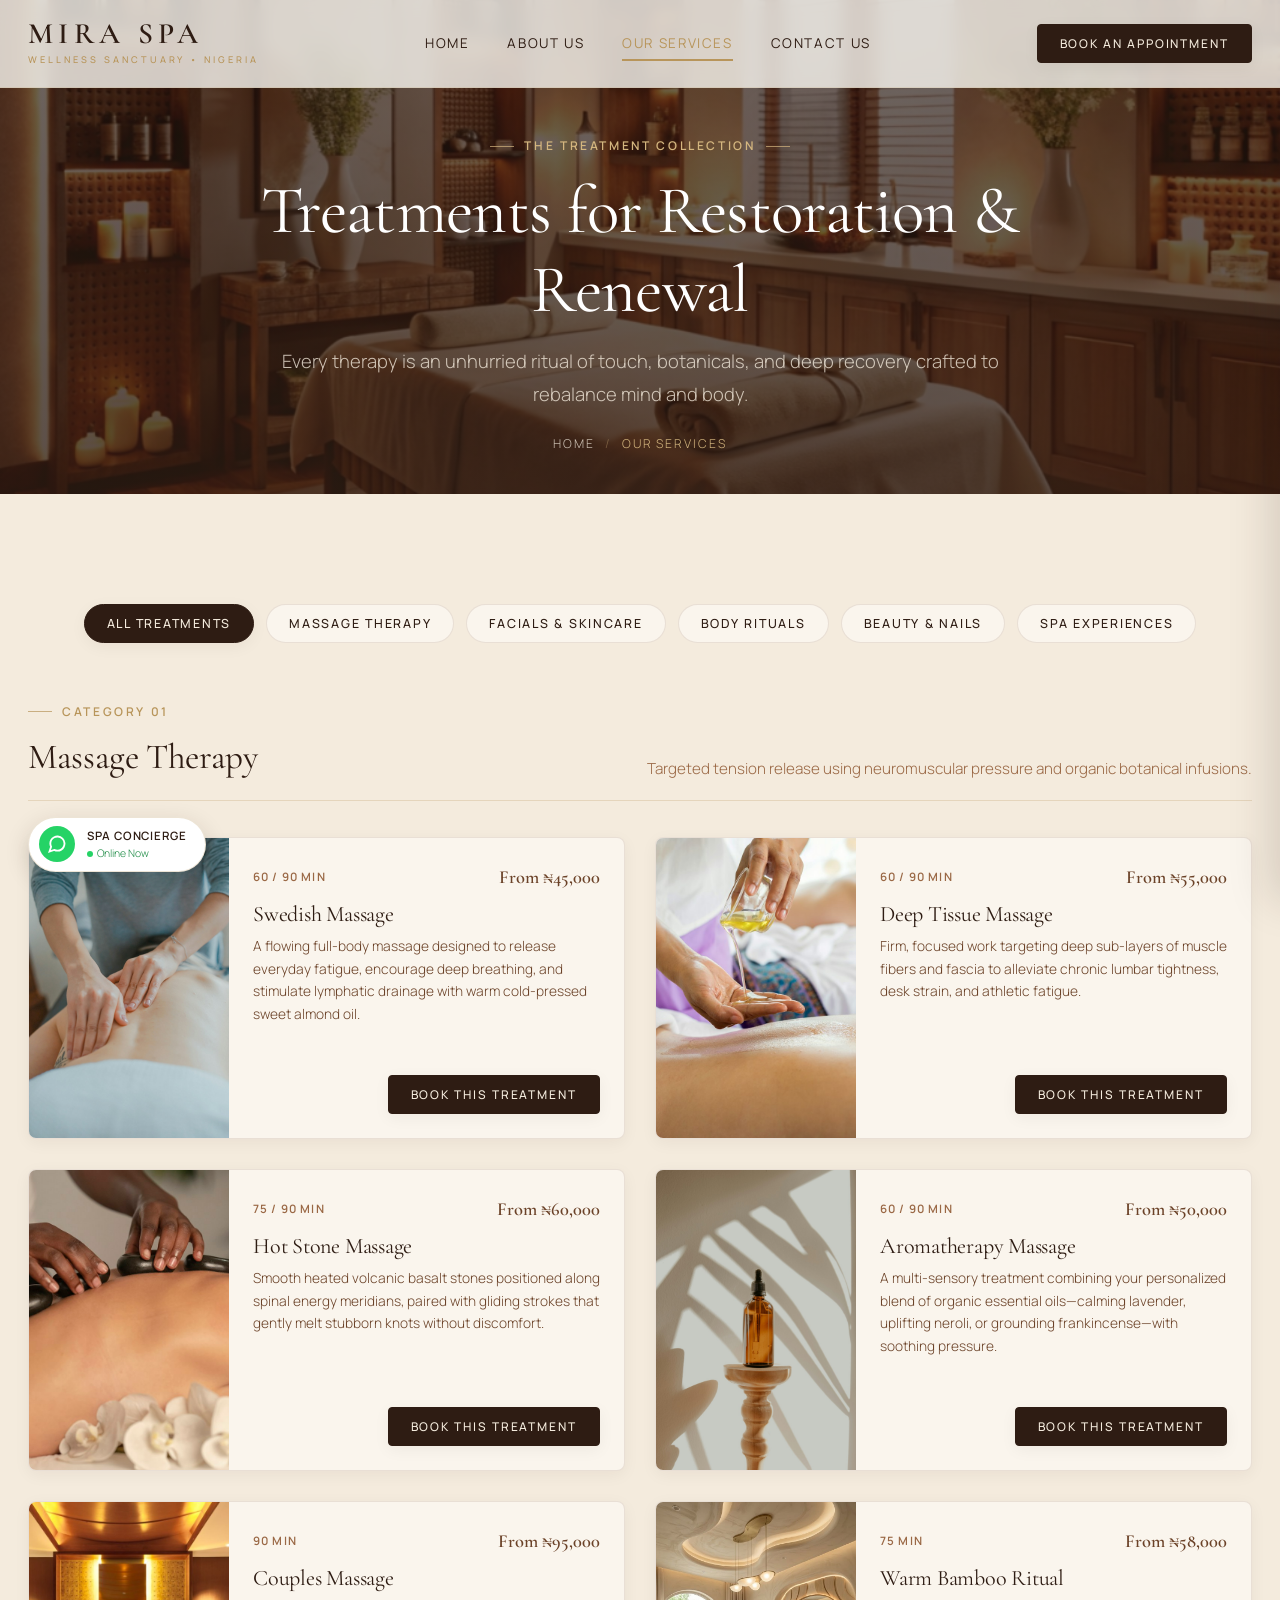
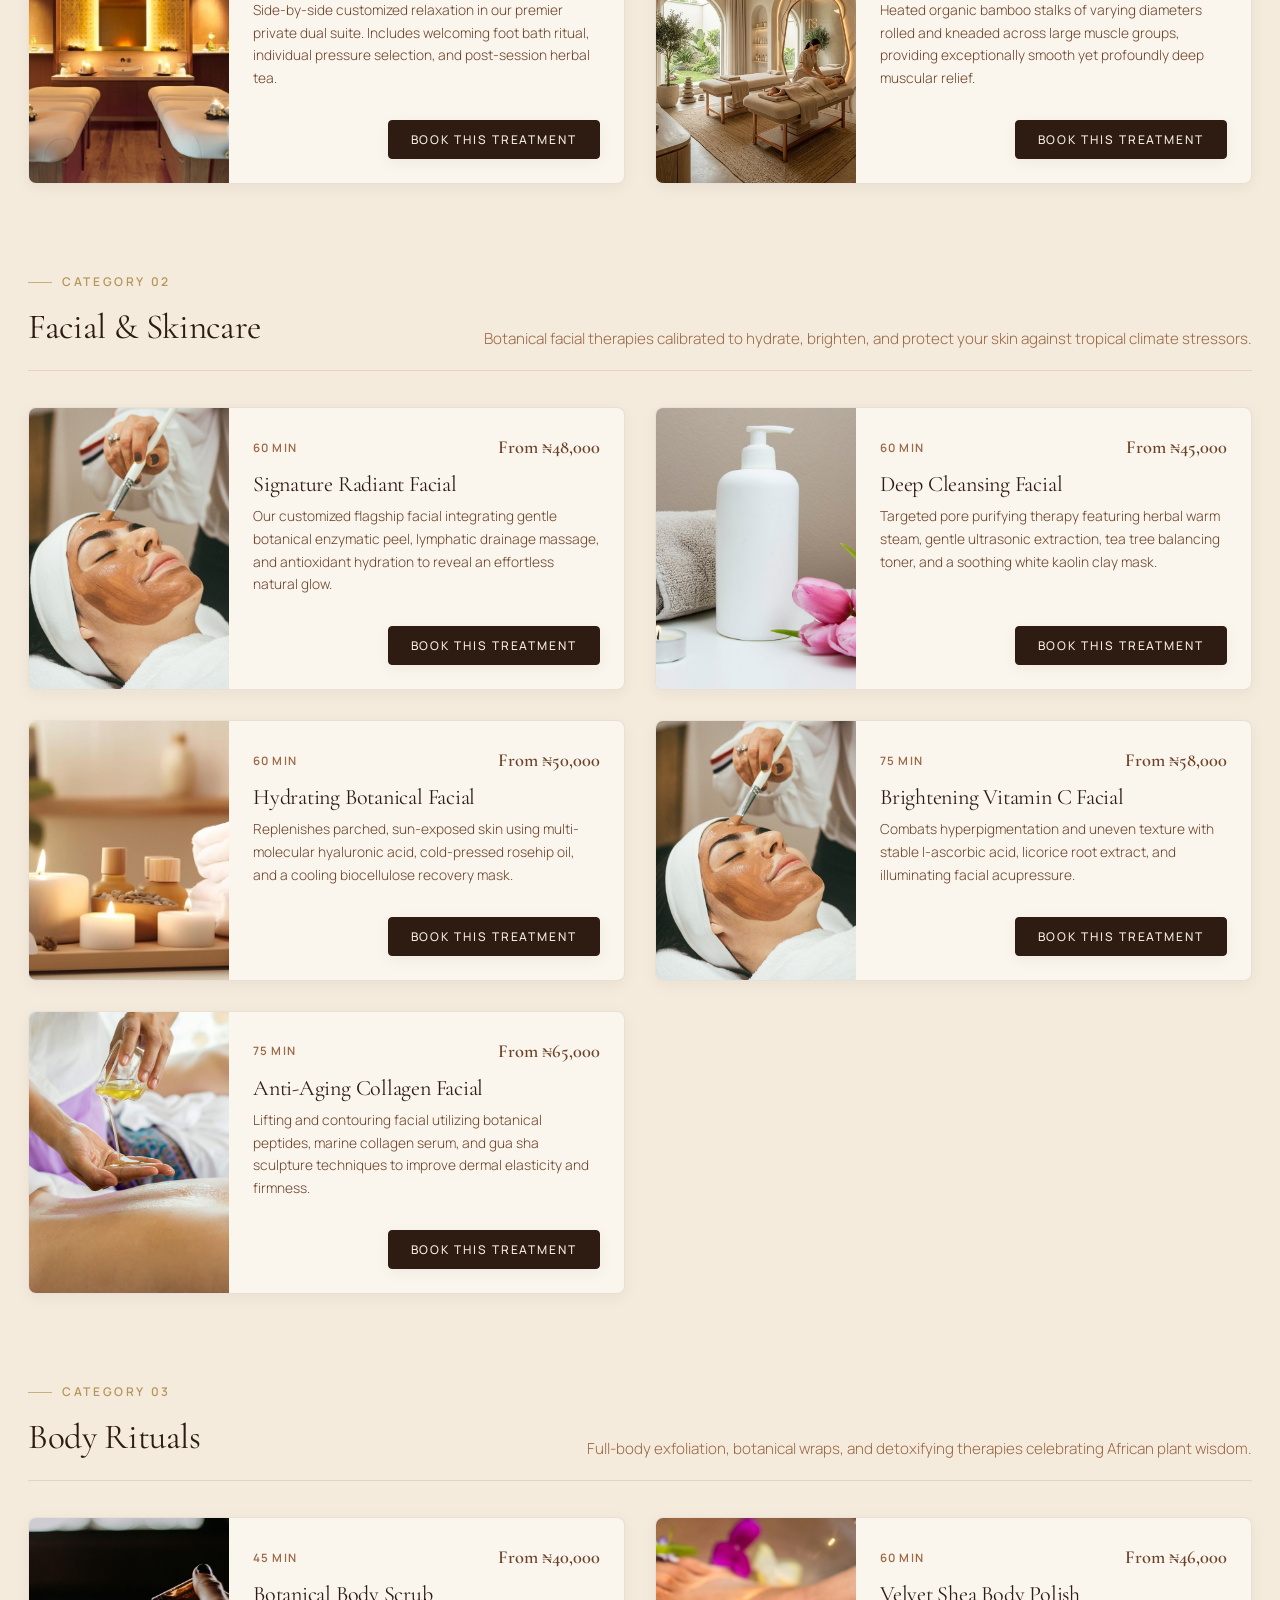
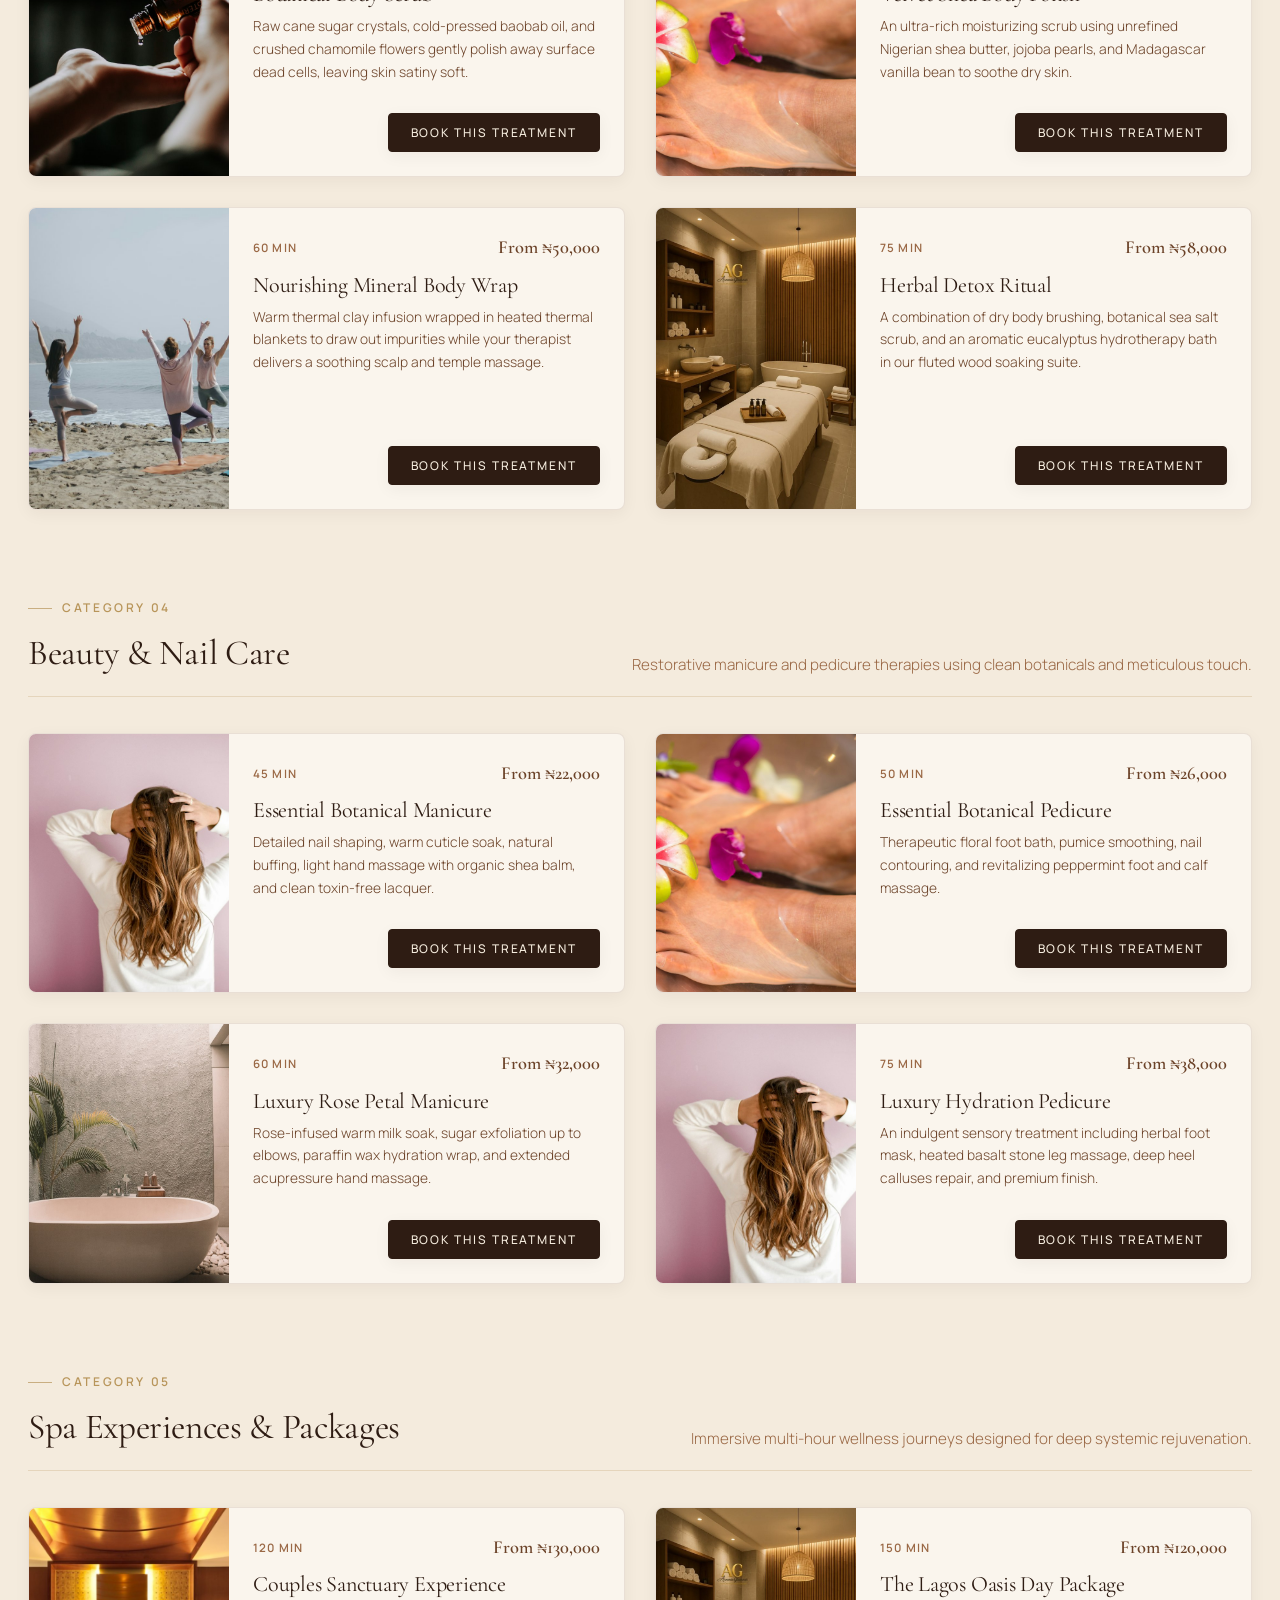
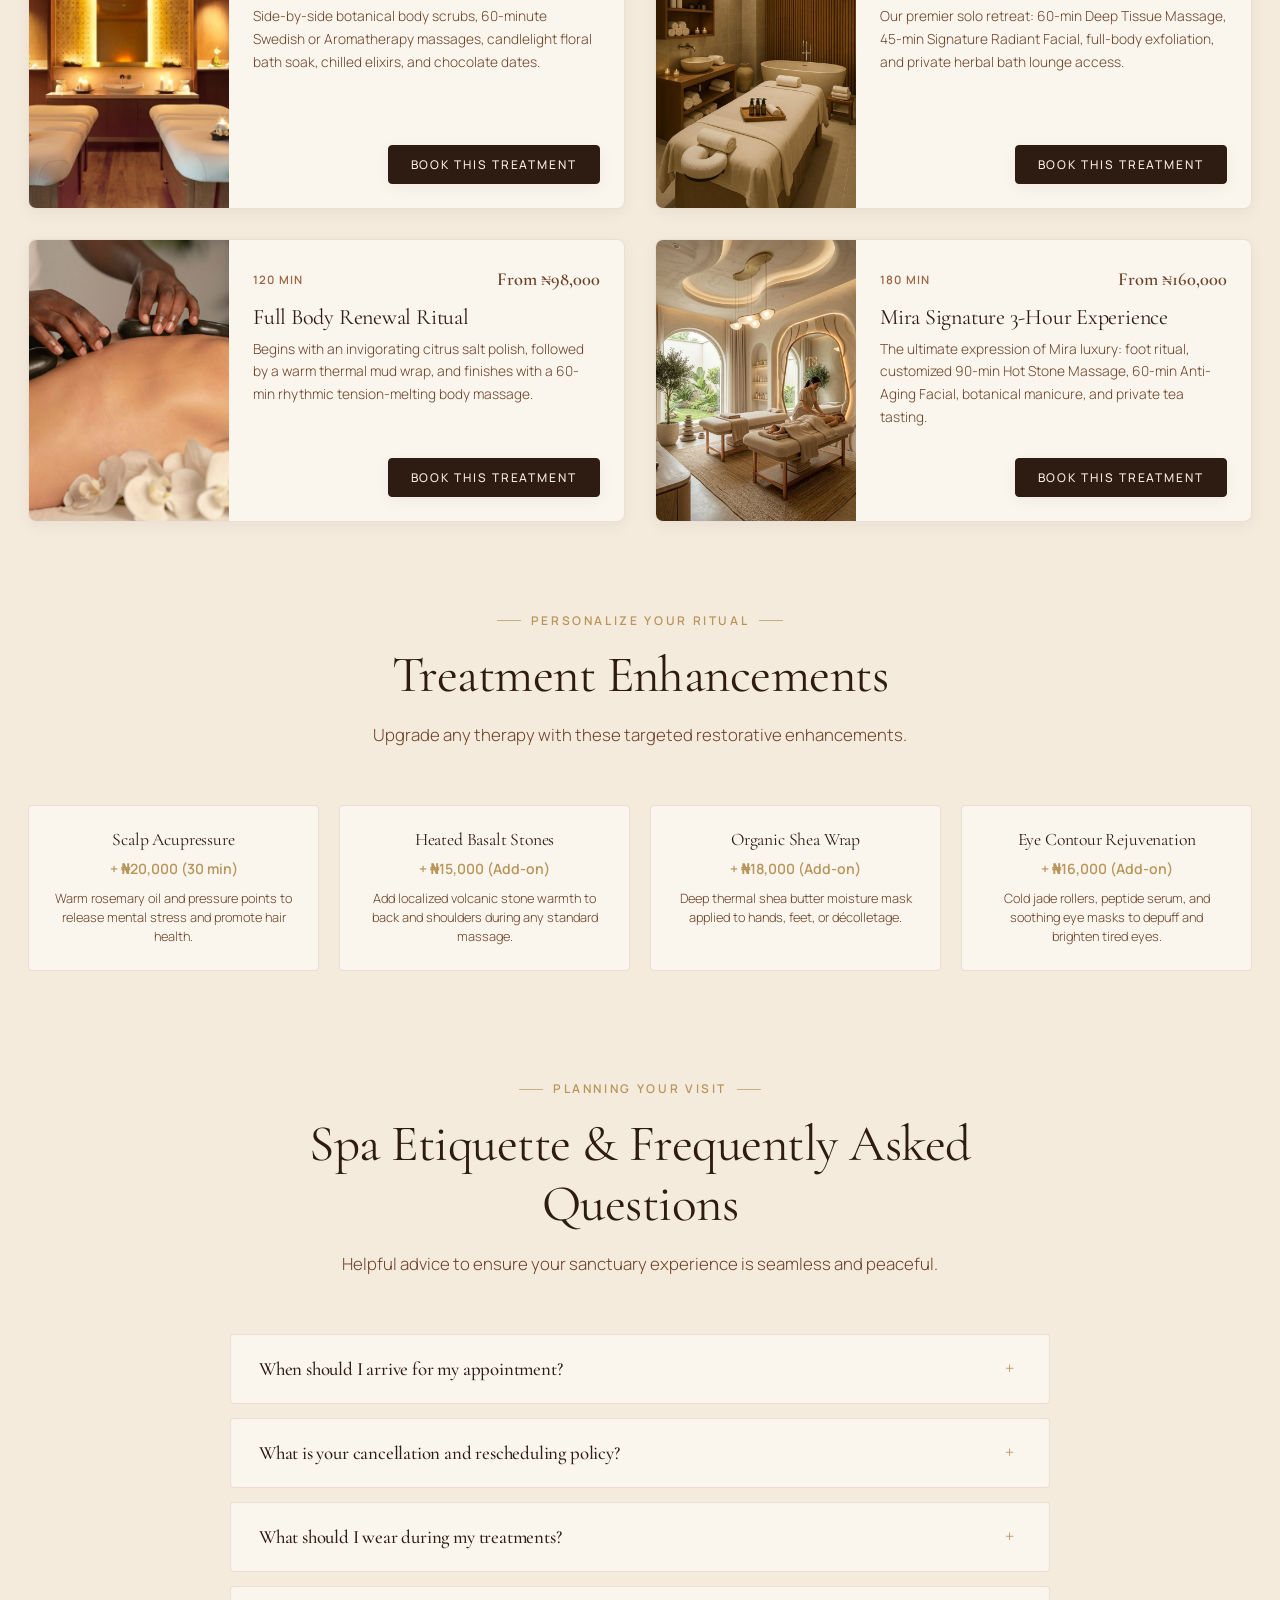
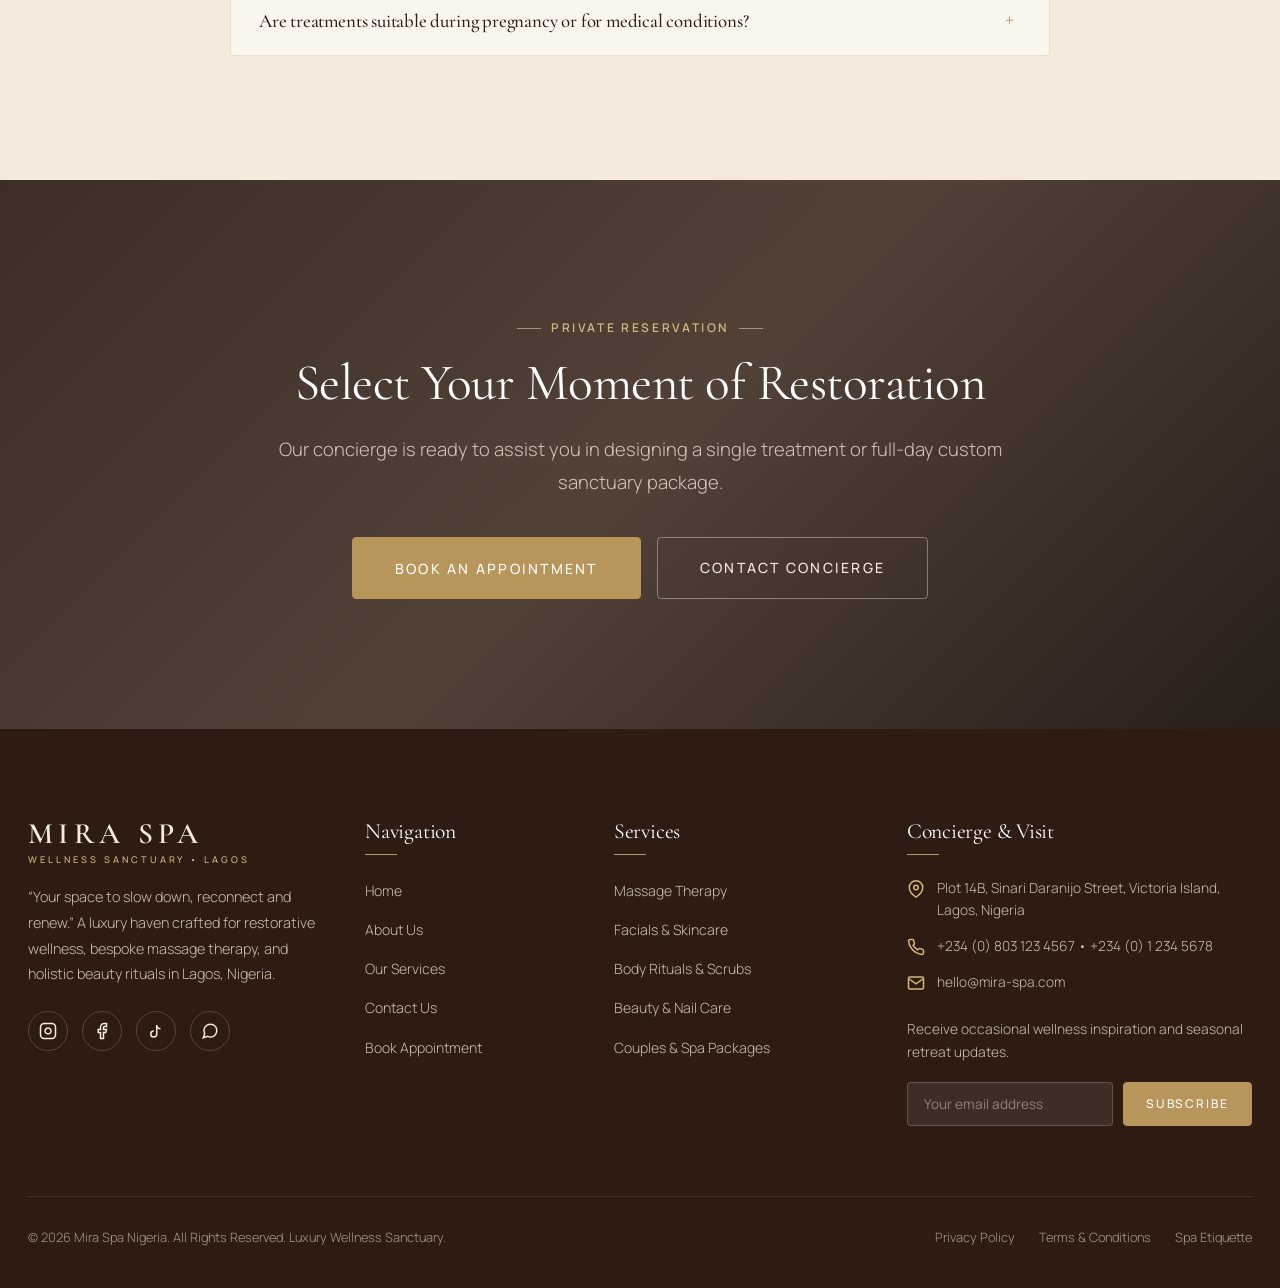
<file: services.html>
<!DOCTYPE html>
<html lang="en">
<head>
  <meta charset="UTF-8">
  <meta name="viewport" content="width=device-width, initial-scale=1.0">
  <title>Mira Spa | Massage, Facials &amp; Wellness Treatments</title>
  <meta name="description" content="Explore Mira Spa's complete menu of massage therapies, organic botanical facials, body scrubs, luxury nail rituals, and private couples sanctuary packages in Lagos, Nigeria.">
  
  <meta property="og:type" content="website">
  <meta property="og:title" content="Our Treatments &amp; Services | Mira Spa Nigeria">
  <meta property="og:description" content="View our curated directory of therapeutic massages, restorative facials, body renewal rituals, and private spa day experiences.">
  <meta property="og:image" content="assets/images/service-hot-stone.jpg">
  
  <link rel="icon" href="data:image/svg+xml,<svg xmlns='http://www.w3.org/2000/svg' viewBox='0 0 100 100'><text y='.9em' font-size='90' fill='%23B8955A'>✦</text></svg>">
  <link rel="stylesheet" href="assets/css/style.css">
</head>
<body>

  <!-- GLOBAL HEADER (Light Variant) -->
  <header class="site-header header-light" id="main-header">
    <div class="container container-wide">
      <div class="nav-container">
        <a href="index.html" class="brand-logo" aria-label="Mira Spa Home">
          <span class="brand-name">MIRA SPA</span>
          <span class="brand-tagline">WELLNESS SANCTUARY • NIGERIA</span>
        </a>

        <nav class="desktop-nav" aria-label="Main Navigation">
          <a href="index.html" class="nav-link">Home</a>
          <a href="about.html" class="nav-link">About Us</a>
          <a href="services.html" class="nav-link active">Our Services</a>
          <a href="contact.html" class="nav-link">Contact Us</a>
        </nav>

        <div class="header-actions">
          <button type="button" class="btn btn-primary btn-sm btn-book-trigger" data-service="General Menu Selection">
            Book an Appointment
          </button>
          
          <button type="button" class="mobile-toggle" aria-label="Toggle navigation menu" aria-expanded="false">
            <span class="hamburger-box">
              <span class="hamburger-inner"></span>
            </span>
          </button>
        </div>
      </div>
    </div>
  </header>

  <!-- MOBILE NAVIGATION DRAWER -->
  <div class="mobile-drawer" id="mobile-menu" aria-hidden="true">
    <div class="mobile-drawer-nav">
      <span class="eyebrow eyebrow-start">Sanctuary Menu</span>
      <a href="index.html" class="mobile-nav-link">Home</a>
      <a href="about.html" class="mobile-nav-link">About Us</a>
      <a href="services.html" class="mobile-nav-link active">Our Services</a>
      <a href="contact.html" class="mobile-nav-link">Contact Us</a>
    </div>

    <div class="mobile-drawer-footer">
      <div class="mobile-drawer-contact">
        <p><strong>Mira Spa Victoria Island</strong></p>
        <p>Plot 14B, Sinari Daranijo Street, VI, Lagos</p>
        <p>+234 (0) 803 123 4567 • Mon–Sat: 9am–8pm</p>
      </div>
      <button type="button" class="btn btn-primary btn-book-trigger" style="width: 100%;">
        Book an Appointment
      </button>
    </div>
  </div>

  <main id="main-content">

    <!-- SUBPAGE HERO BANNER -->
    <section class="subpage-hero" style="background-image: url('assets/images/hero-private-suite.jpg');">
      <div class="subpage-hero-overlay"></div>
      <div class="container">
        <div class="subpage-hero-content reveal-fade">
          <span class="eyebrow eyebrow-light">The Treatment Collection</span>
          <h1>Treatments for Restoration &amp; Renewal</h1>
          <p>
            Every therapy is an unhurried ritual of touch, botanicals, and deep recovery crafted to rebalance mind and body.
          </p>
          <div class="breadcrumbs">
            <a href="index.html">Home</a>
            <span class="separator">/</span>
            <span>Our Services</span>
          </div>
        </div>
      </div>
    </section>

    <!-- SERVICES DIRECTORY SECTION -->
    <section class="section-spacing">
      <div class="container">
        
        <!-- Category Filter Tabs -->
        <div class="services-filter-nav reveal-fade" role="tablist" aria-label="Service Categories">
          <button type="button" class="filter-btn active" data-filter="all">All Treatments</button>
          <button type="button" class="filter-btn" data-filter="massage-therapy">Massage Therapy</button>
          <button type="button" class="filter-btn" data-filter="facial-skincare">Facials &amp; Skincare</button>
          <button type="button" class="filter-btn" data-filter="body-rituals">Body Rituals</button>
          <button type="button" class="filter-btn" data-filter="beauty-nail-care">Beauty &amp; Nails</button>
          <button type="button" class="filter-btn" data-filter="spa-experiences">Spa Experiences</button>
        </div>

        <!-- ==========================================================================
             CATEGORY 1: MASSAGE THERAPY
             ========================================================================== -->
        <div class="service-category-block" id="massage-therapy" data-category="massage-therapy">
          <div class="category-block-header">
            <div>
              <span class="eyebrow eyebrow-start">Category 01</span>
              <h2>Massage Therapy</h2>
            </div>
            <p>Targeted tension release using neuromuscular pressure and organic botanical infusions.</p>
          </div>

          <div class="services-list-grid">

            <!-- Item 1.1: Swedish Massage -->
            <article class="service-directory-card reveal-fade">
              <div class="service-dir-img">
                <img src="assets/images/service-swedish-massage.jpg" alt="Swedish massage relaxation therapy" loading="lazy">
              </div>
              <div class="service-dir-details">
                <div class="service-dir-top">
                  <div class="service-dir-meta-bar">
                    <span class="service-pill-duration">60 / 90 min</span>
                    <span class="service-price-tag">From ₦45,000</span>
                  </div>
                  <h3 class="service-dir-title">Swedish Massage</h3>
                  <p class="service-dir-desc">
                    A flowing full-body massage designed to release everyday fatigue, encourage deep breathing, and stimulate lymphatic drainage with warm cold-pressed sweet almond oil.
                  </p>
                </div>
                <div class="service-dir-action">
                  <button type="button" class="btn btn-primary btn-sm btn-book-trigger" data-service="Swedish Massage">
                    Book This Treatment
                  </button>
                </div>
              </div>
            </article>

            <!-- Item 1.2: Deep Tissue Massage -->
            <article class="service-directory-card reveal-fade">
              <div class="service-dir-img">
                <img src="assets/images/spa-therapist-touch.jpg" alt="Deep tissue muscle work" loading="lazy">
              </div>
              <div class="service-dir-details">
                <div class="service-dir-top">
                  <div class="service-dir-meta-bar">
                    <span class="service-pill-duration">60 / 90 min</span>
                    <span class="service-price-tag">From ₦55,000</span>
                  </div>
                  <h3 class="service-dir-title">Deep Tissue Massage</h3>
                  <p class="service-dir-desc">
                    Firm, focused work targeting deep sub-layers of muscle fibers and fascia to alleviate chronic lumbar tightness, desk strain, and athletic fatigue.
                  </p>
                </div>
                <div class="service-dir-action">
                  <button type="button" class="btn btn-primary btn-sm btn-book-trigger" data-service="Deep Tissue Massage">
                    Book This Treatment
                  </button>
                </div>
              </div>
            </article>

            <!-- Item 1.3: Hot Stone Massage -->
            <article class="service-directory-card reveal-fade">
              <div class="service-dir-img">
                <img src="assets/images/service-hot-stone.jpg" alt="Hot stone massage therapy" loading="lazy">
              </div>
              <div class="service-dir-details">
                <div class="service-dir-top">
                  <div class="service-dir-meta-bar">
                    <span class="service-pill-duration">75 / 90 min</span>
                    <span class="service-price-tag">From ₦60,000</span>
                  </div>
                  <h3 class="service-dir-title">Hot Stone Massage</h3>
                  <p class="service-dir-desc">
                    Smooth heated volcanic basalt stones positioned along spinal energy meridians, paired with gliding strokes that gently melt stubborn knots without discomfort.
                  </p>
                </div>
                <div class="service-dir-action">
                  <button type="button" class="btn btn-primary btn-sm btn-book-trigger" data-service="Hot Stone Massage">
                    Book This Treatment
                  </button>
                </div>
              </div>
            </article>

            <!-- Item 1.4: Aromatherapy Massage -->
            <article class="service-directory-card reveal-fade">
              <div class="service-dir-img">
                <img src="assets/images/service-aromatherapy.jpg" alt="Aromatherapy essential oil therapy" loading="lazy">
              </div>
              <div class="service-dir-details">
                <div class="service-dir-top">
                  <div class="service-dir-meta-bar">
                    <span class="service-pill-duration">60 / 90 min</span>
                    <span class="service-price-tag">From ₦50,000</span>
                  </div>
                  <h3 class="service-dir-title">Aromatherapy Massage</h3>
                  <p class="service-dir-desc">
                    A multi-sensory treatment combining your personalized blend of organic essential oils—calming lavender, uplifting neroli, or grounding frankincense—with soothing pressure.
                  </p>
                </div>
                <div class="service-dir-action">
                  <button type="button" class="btn btn-primary btn-sm btn-book-trigger" data-service="Aromatherapy Massage">
                    Book This Treatment
                  </button>
                </div>
              </div>
            </article>

            <!-- Item 1.5: Couples Massage -->
            <article class="service-directory-card reveal-fade">
              <div class="service-dir-img">
                <img src="assets/images/hero-couples-suite.jpg" alt="Couples private massage suite" loading="lazy">
              </div>
              <div class="service-dir-details">
                <div class="service-dir-top">
                  <div class="service-dir-meta-bar">
                    <span class="service-pill-duration">90 min</span>
                    <span class="service-price-tag">From ₦95,000</span>
                  </div>
                  <h3 class="service-dir-title">Couples Massage</h3>
                  <p class="service-dir-desc">
                    Side-by-side customized relaxation in our premier private dual suite. Includes welcoming foot bath ritual, individual pressure selection, and post-session herbal tea.
                  </p>
                </div>
                <div class="service-dir-action">
                  <button type="button" class="btn btn-primary btn-sm btn-book-trigger" data-service="Couples Massage">
                    Book This Treatment
                  </button>
                </div>
              </div>
            </article>

            <!-- Item 1.6: Warm Bamboo Ritual -->
            <article class="service-directory-card reveal-fade">
              <div class="service-dir-img">
                <img src="assets/images/hero-organic-sanctuary.jpg" alt="Warm bamboo deep tissue ritual" loading="lazy">
              </div>
              <div class="service-dir-details">
                <div class="service-dir-top">
                  <div class="service-dir-meta-bar">
                    <span class="service-pill-duration">75 min</span>
                    <span class="service-price-tag">From ₦58,000</span>
                  </div>
                  <h3 class="service-dir-title">Warm Bamboo Ritual</h3>
                  <p class="service-dir-desc">
                    Heated organic bamboo stalks of varying diameters rolled and kneaded across large muscle groups, providing exceptionally smooth yet profoundly deep muscular relief.
                  </p>
                </div>
                <div class="service-dir-action">
                  <button type="button" class="btn btn-primary btn-sm btn-book-trigger" data-service="Warm Bamboo Ritual">
                    Book This Treatment
                  </button>
                </div>
              </div>
            </article>

          </div>
        </div>

        <!-- ==========================================================================
             CATEGORY 2: FACIAL & SKINCARE
             ========================================================================== -->
        <div class="service-category-block" id="facial-skincare" data-category="facial-skincare">
          <div class="category-block-header">
            <div>
              <span class="eyebrow eyebrow-start">Category 02</span>
              <h2>Facial &amp; Skincare</h2>
            </div>
            <p>Botanical facial therapies calibrated to hydrate, brighten, and protect your skin against tropical climate stressors.</p>
          </div>

          <div class="services-list-grid">

            <!-- Item 2.1: Signature Facial -->
            <article class="service-directory-card reveal-fade">
              <div class="service-dir-img">
                <img src="assets/images/service-facial-care.jpg" alt="Mira signature radiance facial" loading="lazy">
              </div>
              <div class="service-dir-details">
                <div class="service-dir-top">
                  <div class="service-dir-meta-bar">
                    <span class="service-pill-duration">60 min</span>
                    <span class="service-price-tag">From ₦48,000</span>
                  </div>
                  <h3 class="service-dir-title">Signature Radiant Facial</h3>
                  <p class="service-dir-desc">
                    Our customized flagship facial integrating gentle botanical enzymatic peel, lymphatic drainage massage, and antioxidant hydration to reveal an effortless natural glow.
                  </p>
                </div>
                <div class="service-dir-action">
                  <button type="button" class="btn btn-primary btn-sm btn-book-trigger" data-service="Signature Radiant Facial">
                    Book This Treatment
                  </button>
                </div>
              </div>
            </article>

            <!-- Item 2.2: Deep Cleansing Facial -->
            <article class="service-directory-card reveal-fade">
              <div class="service-dir-img">
                <img src="assets/images/spa-treatment-lounge.jpg" alt="Deep cleansing pore clarifying facial" loading="lazy">
              </div>
              <div class="service-dir-details">
                <div class="service-dir-top">
                  <div class="service-dir-meta-bar">
                    <span class="service-pill-duration">60 min</span>
                    <span class="service-price-tag">From ₦45,000</span>
                  </div>
                  <h3 class="service-dir-title">Deep Cleansing Facial</h3>
                  <p class="service-dir-desc">
                    Targeted pore purifying therapy featuring herbal warm steam, gentle ultrasonic extraction, tea tree balancing toner, and a soothing white kaolin clay mask.
                  </p>
                </div>
                <div class="service-dir-action">
                  <button type="button" class="btn btn-primary btn-sm btn-book-trigger" data-service="Deep Cleansing Facial">
                    Book This Treatment
                  </button>
                </div>
              </div>
            </article>

            <!-- Item 2.3: Hydrating Facial -->
            <article class="service-directory-card reveal-fade">
              <div class="service-dir-img">
                <img src="assets/images/hero-aromatherapy-ritual.jpg" alt="Hydrating moisture surge facial" loading="lazy">
              </div>
              <div class="service-dir-details">
                <div class="service-dir-top">
                  <div class="service-dir-meta-bar">
                    <span class="service-pill-duration">60 min</span>
                    <span class="service-price-tag">From ₦50,000</span>
                  </div>
                  <h3 class="service-dir-title">Hydrating Botanical Facial</h3>
                  <p class="service-dir-desc">
                    Replenishes parched, sun-exposed skin using multi-molecular hyaluronic acid, cold-pressed rosehip oil, and a cooling biocellulose recovery mask.
                  </p>
                </div>
                <div class="service-dir-action">
                  <button type="button" class="btn btn-primary btn-sm btn-book-trigger" data-service="Hydrating Botanical Facial">
                    Book This Treatment
                  </button>
                </div>
              </div>
            </article>

            <!-- Item 2.4: Brightening Facial -->
            <article class="service-directory-card reveal-fade">
              <div class="service-dir-img">
                <img src="assets/images/service-facial-care.jpg" alt="Vitamin C brightening facial" loading="lazy">
              </div>
              <div class="service-dir-details">
                <div class="service-dir-top">
                  <div class="service-dir-meta-bar">
                    <span class="service-pill-duration">75 min</span>
                    <span class="service-price-tag">From ₦58,000</span>
                  </div>
                  <h3 class="service-dir-title">Brightening Vitamin C Facial</h3>
                  <p class="service-dir-desc">
                    Combats hyperpigmentation and uneven texture with stable l-ascorbic acid, licorice root extract, and illuminating facial acupressure.
                  </p>
                </div>
                <div class="service-dir-action">
                  <button type="button" class="btn btn-primary btn-sm btn-book-trigger" data-service="Brightening Vitamin C Facial">
                    Book This Treatment
                  </button>
                </div>
              </div>
            </article>

            <!-- Item 2.5: Anti-Aging Facial -->
            <article class="service-directory-card reveal-fade">
              <div class="service-dir-img">
                <img src="assets/images/spa-therapist-touch.jpg" alt="Anti aging firming collagen facial" loading="lazy">
              </div>
              <div class="service-dir-details">
                <div class="service-dir-top">
                  <div class="service-dir-meta-bar">
                    <span class="service-pill-duration">75 min</span>
                    <span class="service-price-tag">From ₦65,000</span>
                  </div>
                  <h3 class="service-dir-title">Anti-Aging Collagen Facial</h3>
                  <p class="service-dir-desc">
                    Lifting and contouring facial utilizing botanical peptides, marine collagen serum, and gua sha sculpture techniques to improve dermal elasticity and firmness.
                  </p>
                </div>
                <div class="service-dir-action">
                  <button type="button" class="btn btn-primary btn-sm btn-book-trigger" data-service="Anti-Aging Collagen Facial">
                    Book This Treatment
                  </button>
                </div>
              </div>
            </article>

          </div>
        </div>

        <!-- ==========================================================================
             CATEGORY 3: BODY RITUALS
             ========================================================================== -->
        <div class="service-category-block" id="body-rituals" data-category="body-rituals">
          <div class="category-block-header">
            <div>
              <span class="eyebrow eyebrow-start">Category 03</span>
              <h2>Body Rituals</h2>
            </div>
            <p>Full-body exfoliation, botanical wraps, and detoxifying therapies celebrating African plant wisdom.</p>
          </div>

          <div class="services-list-grid">

            <!-- Item 3.1: Body Scrub -->
            <article class="service-directory-card reveal-fade">
              <div class="service-dir-img">
                <img src="assets/images/service-body-scrub.jpg" alt="Botanical body scrub" loading="lazy">
              </div>
              <div class="service-dir-details">
                <div class="service-dir-top">
                  <div class="service-dir-meta-bar">
                    <span class="service-pill-duration">45 min</span>
                    <span class="service-price-tag">From ₦40,000</span>
                  </div>
                  <h3 class="service-dir-title">Botanical Body Scrub</h3>
                  <p class="service-dir-desc">
                    Raw cane sugar crystals, cold-pressed baobab oil, and crushed chamomile flowers gently polish away surface dead cells, leaving skin satiny soft.
                  </p>
                </div>
                <div class="service-dir-action">
                  <button type="button" class="btn btn-primary btn-sm btn-book-trigger" data-service="Botanical Body Scrub">
                    Book This Treatment
                  </button>
                </div>
              </div>
            </article>

            <!-- Item 3.2: Velvet Shea Body Polish -->
            <article class="service-directory-card reveal-fade">
              <div class="service-dir-img">
                <img src="assets/images/service-foot-bath.jpg" alt="Velvet shea body polish" loading="lazy">
              </div>
              <div class="service-dir-details">
                <div class="service-dir-top">
                  <div class="service-dir-meta-bar">
                    <span class="service-pill-duration">60 min</span>
                    <span class="service-price-tag">From ₦46,000</span>
                  </div>
                  <h3 class="service-dir-title">Velvet Shea Body Polish</h3>
                  <p class="service-dir-desc">
                    An ultra-rich moisturizing scrub using unrefined Nigerian shea butter, jojoba pearls, and Madagascar vanilla bean to soothe dry skin.
                  </p>
                </div>
                <div class="service-dir-action">
                  <button type="button" class="btn btn-primary btn-sm btn-book-trigger" data-service="Velvet Shea Body Polish">
                    Book This Treatment
                  </button>
                </div>
              </div>
            </article>

            <!-- Item 3.3: Nourishing Mineral Body Wrap -->
            <article class="service-directory-card reveal-fade">
              <div class="service-dir-img">
                <img src="assets/images/service-body-wrap.jpg" alt="Mineral body wrap" loading="lazy">
              </div>
              <div class="service-dir-details">
                <div class="service-dir-top">
                  <div class="service-dir-meta-bar">
                    <span class="service-pill-duration">60 min</span>
                    <span class="service-price-tag">From ₦50,000</span>
                  </div>
                  <h3 class="service-dir-title">Nourishing Mineral Body Wrap</h3>
                  <p class="service-dir-desc">
                    Warm thermal clay infusion wrapped in heated thermal blankets to draw out impurities while your therapist delivers a soothing scalp and temple massage.
                  </p>
                </div>
                <div class="service-dir-action">
                  <button type="button" class="btn btn-primary btn-sm btn-book-trigger" data-service="Nourishing Mineral Body Wrap">
                    Book This Treatment
                  </button>
                </div>
              </div>
            </article>

            <!-- Item 3.4: Herbal Detox Ritual -->
            <article class="service-directory-card reveal-fade">
              <div class="service-dir-img">
                <img src="assets/images/hero-soaking-bath-suite.jpg" alt="Herbal detox soaking ritual" loading="lazy">
              </div>
              <div class="service-dir-details">
                <div class="service-dir-top">
                  <div class="service-dir-meta-bar">
                    <span class="service-pill-duration">75 min</span>
                    <span class="service-price-tag">From ₦58,000</span>
                  </div>
                  <h3 class="service-dir-title">Herbal Detox Ritual</h3>
                  <p class="service-dir-desc">
                    A combination of dry body brushing, botanical sea salt scrub, and an aromatic eucalyptus hydrotherapy bath in our fluted wood soaking suite.
                  </p>
                </div>
                <div class="service-dir-action">
                  <button type="button" class="btn btn-primary btn-sm btn-book-trigger" data-service="Herbal Detox Ritual">
                    Book This Treatment
                  </button>
                </div>
              </div>
            </article>

          </div>
        </div>

        <!-- ==========================================================================
             CATEGORY 4: BEAUTY & NAIL CARE
             ========================================================================== -->
        <div class="service-category-block" id="beauty-nail-care" data-category="beauty-nail-care">
          <div class="category-block-header">
            <div>
              <span class="eyebrow eyebrow-start">Category 04</span>
              <h2>Beauty &amp; Nail Care</h2>
            </div>
            <p>Restorative manicure and pedicure therapies using clean botanicals and meticulous touch.</p>
          </div>

          <div class="services-list-grid">

            <!-- Item 4.1: Essential Manicure -->
            <article class="service-directory-card reveal-fade">
              <div class="service-dir-img">
                <img src="assets/images/service-nail-care.jpg" alt="Essential manicure" loading="lazy">
              </div>
              <div class="service-dir-details">
                <div class="service-dir-top">
                  <div class="service-dir-meta-bar">
                    <span class="service-pill-duration">45 min</span>
                    <span class="service-price-tag">From ₦22,000</span>
                  </div>
                  <h3 class="service-dir-title">Essential Botanical Manicure</h3>
                  <p class="service-dir-desc">
                    Detailed nail shaping, warm cuticle soak, natural buffing, light hand massage with organic shea balm, and clean toxin-free lacquer.
                  </p>
                </div>
                <div class="service-dir-action">
                  <button type="button" class="btn btn-primary btn-sm btn-book-trigger" data-service="Essential Botanical Manicure">
                    Book This Treatment
                  </button>
                </div>
              </div>
            </article>

            <!-- Item 4.2: Essential Pedicure -->
            <article class="service-directory-card reveal-fade">
              <div class="service-dir-img">
                <img src="assets/images/service-foot-bath.jpg" alt="Essential pedicure foot soak" loading="lazy">
              </div>
              <div class="service-dir-details">
                <div class="service-dir-top">
                  <div class="service-dir-meta-bar">
                    <span class="service-pill-duration">50 min</span>
                    <span class="service-price-tag">From ₦26,000</span>
                  </div>
                  <h3 class="service-dir-title">Essential Botanical Pedicure</h3>
                  <p class="service-dir-desc">
                    Therapeutic floral foot bath, pumice smoothing, nail contouring, and revitalizing peppermint foot and calf massage.
                  </p>
                </div>
                <div class="service-dir-action">
                  <button type="button" class="btn btn-primary btn-sm btn-book-trigger" data-service="Essential Botanical Pedicure">
                    Book This Treatment
                  </button>
                </div>
              </div>
            </article>

            <!-- Item 4.3: Luxury Rose Petal Manicure -->
            <article class="service-directory-card reveal-fade">
              <div class="service-dir-img">
                <img src="assets/images/spa-towels-pebbles.jpg" alt="Luxury rose petal manicure" loading="lazy">
              </div>
              <div class="service-dir-details">
                <div class="service-dir-top">
                  <div class="service-dir-meta-bar">
                    <span class="service-pill-duration">60 min</span>
                    <span class="service-price-tag">From ₦32,000</span>
                  </div>
                  <h3 class="service-dir-title">Luxury Rose Petal Manicure</h3>
                  <p class="service-dir-desc">
                    Rose-infused warm milk soak, sugar exfoliation up to elbows, paraffin wax hydration wrap, and extended acupressure hand massage.
                  </p>
                </div>
                <div class="service-dir-action">
                  <button type="button" class="btn btn-primary btn-sm btn-book-trigger" data-service="Luxury Rose Petal Manicure">
                    Book This Treatment
                  </button>
                </div>
              </div>
            </article>

            <!-- Item 4.4: Luxury Hydration Pedicure -->
            <article class="service-directory-card reveal-fade">
              <div class="service-dir-img">
                <img src="assets/images/service-nail-care.jpg" alt="Luxury hydration pedicure" loading="lazy">
              </div>
              <div class="service-dir-details">
                <div class="service-dir-top">
                  <div class="service-dir-meta-bar">
                    <span class="service-pill-duration">75 min</span>
                    <span class="service-price-tag">From ₦38,000</span>
                  </div>
                  <h3 class="service-dir-title">Luxury Hydration Pedicure</h3>
                  <p class="service-dir-desc">
                    An indulgent sensory treatment including herbal foot mask, heated basalt stone leg massage, deep heel calluses repair, and premium finish.
                  </p>
                </div>
                <div class="service-dir-action">
                  <button type="button" class="btn btn-primary btn-sm btn-book-trigger" data-service="Luxury Hydration Pedicure">
                    Book This Treatment
                  </button>
                </div>
              </div>
            </article>

          </div>
        </div>

        <!-- ==========================================================================
             CATEGORY 5: SPA EXPERIENCES & PACKAGES
             ========================================================================== -->
        <div class="service-category-block" id="spa-experiences" data-category="spa-experiences">
          <div class="category-block-header">
            <div>
              <span class="eyebrow eyebrow-start">Category 05</span>
              <h2>Spa Experiences &amp; Packages</h2>
            </div>
            <p>Immersive multi-hour wellness journeys designed for deep systemic rejuvenation.</p>
          </div>

          <div class="services-list-grid">

            <!-- Item 5.1: Couples Sanctuary Escape -->
            <article class="service-directory-card reveal-fade">
              <div class="service-dir-img">
                <img src="assets/images/hero-couples-suite.jpg" alt="Couples sanctuary escape" loading="lazy">
              </div>
              <div class="service-dir-details">
                <div class="service-dir-top">
                  <div class="service-dir-meta-bar">
                    <span class="service-pill-duration">120 min</span>
                    <span class="service-price-tag">From ₦130,000</span>
                  </div>
                  <h3 class="service-dir-title">Couples Sanctuary Experience</h3>
                  <p class="service-dir-desc">
                    Side-by-side botanical body scrubs, 60-minute Swedish or Aromatherapy massages, candlelight floral bath soak, chilled elixirs, and chocolate dates.
                  </p>
                </div>
                <div class="service-dir-action">
                  <button type="button" class="btn btn-primary btn-sm btn-book-trigger" data-service="Couples Sanctuary Experience">
                    Book This Treatment
                  </button>
                </div>
              </div>
            </article>

            <!-- Item 5.2: The Lagos Oasis Day Package -->
            <article class="service-directory-card reveal-fade">
              <div class="service-dir-img">
                <img src="assets/images/hero-soaking-bath-suite.jpg" alt="The Lagos oasis day package" loading="lazy">
              </div>
              <div class="service-dir-details">
                <div class="service-dir-top">
                  <div class="service-dir-meta-bar">
                    <span class="service-pill-duration">150 min</span>
                    <span class="service-price-tag">From ₦120,000</span>
                  </div>
                  <h3 class="service-dir-title">The Lagos Oasis Day Package</h3>
                  <p class="service-dir-desc">
                    Our premier solo retreat: 60-min Deep Tissue Massage, 45-min Signature Radiant Facial, full-body exfoliation, and private herbal bath lounge access.
                  </p>
                </div>
                <div class="service-dir-action">
                  <button type="button" class="btn btn-primary btn-sm btn-book-trigger" data-service="The Lagos Oasis Day Package">
                    Book This Treatment
                  </button>
                </div>
              </div>
            </article>

            <!-- Item 5.3: Full Body Renewal Ritual -->
            <article class="service-directory-card reveal-fade">
              <div class="service-dir-img">
                <img src="assets/images/service-hot-stone.jpg" alt="Full body renewal ritual" loading="lazy">
              </div>
              <div class="service-dir-details">
                <div class="service-dir-top">
                  <div class="service-dir-meta-bar">
                    <span class="service-pill-duration">120 min</span>
                    <span class="service-price-tag">From ₦98,000</span>
                  </div>
                  <h3 class="service-dir-title">Full Body Renewal Ritual</h3>
                  <p class="service-dir-desc">
                    Begins with an invigorating citrus salt polish, followed by a warm thermal mud wrap, and finishes with a 60-min rhythmic tension-melting body massage.
                  </p>
                </div>
                <div class="service-dir-action">
                  <button type="button" class="btn btn-primary btn-sm btn-book-trigger" data-service="Full Body Renewal Ritual">
                    Book This Treatment
                  </button>
                </div>
              </div>
            </article>

            <!-- Item 5.4: Mira Signature 3-Hour Experience -->
            <article class="service-directory-card reveal-fade">
              <div class="service-dir-img">
                <img src="assets/images/hero-organic-sanctuary.jpg" alt="Mira signature 3 hour experience" loading="lazy">
              </div>
              <div class="service-dir-details">
                <div class="service-dir-top">
                  <div class="service-dir-meta-bar">
                    <span class="service-pill-duration">180 min</span>
                    <span class="service-price-tag">From ₦160,000</span>
                  </div>
                  <h3 class="service-dir-title">Mira Signature 3-Hour Experience</h3>
                  <p class="service-dir-desc">
                    The ultimate expression of Mira luxury: foot ritual, customized 90-min Hot Stone Massage, 60-min Anti-Aging Facial, botanical manicure, and private tea tasting.
                  </p>
                </div>
                <div class="service-dir-action">
                  <button type="button" class="btn btn-primary btn-sm btn-book-trigger" data-service="Mira Signature 3-Hour Experience">
                    Book This Treatment
                  </button>
                </div>
              </div>
            </article>

          </div>
        </div>

        <!-- ==========================================================================
             TREATMENT ENHANCEMENTS / ADD-ONS
             ========================================================================== -->
        <div style="margin-top: 40px;" class="reveal-fade">
          <div class="section-header">
            <span class="eyebrow">Personalize Your Ritual</span>
            <h2>Treatment Enhancements</h2>
            <p>Upgrade any therapy with these targeted restorative enhancements.</p>
          </div>

          <div class="enhancements-grid">
            <div class="enhancement-item">
              <h4>Scalp Acupressure</h4>
              <div class="enhancement-price">+ ₦20,000 (30 min)</div>
              <p>Warm rosemary oil and pressure points to release mental stress and promote hair health.</p>
            </div>

            <div class="enhancement-item">
              <h4>Heated Basalt Stones</h4>
              <div class="enhancement-price">+ ₦15,000 (Add-on)</div>
              <p>Add localized volcanic stone warmth to back and shoulders during any standard massage.</p>
            </div>

            <div class="enhancement-item">
              <h4>Organic Shea Wrap</h4>
              <div class="enhancement-price">+ ₦18,000 (Add-on)</div>
              <p>Deep thermal shea butter moisture mask applied to hands, feet, or décolletage.</p>
            </div>

            <div class="enhancement-item">
              <h4>Eye Contour Rejuvenation</h4>
              <div class="enhancement-price">+ ₦16,000 (Add-on)</div>
              <p>Cold jade rollers, peptide serum, and soothing eye masks to depuff and brighten tired eyes.</p>
            </div>
          </div>
        </div>

        <!-- ==========================================================================
             TREATMENT ETIQUETTE & FAQ
             ========================================================================== -->
        <div style="margin-top: 100px;" class="reveal-fade">
          <div class="section-header">
            <span class="eyebrow">Planning Your Visit</span>
            <h2>Spa Etiquette &amp; Frequently Asked Questions</h2>
            <p>Helpful advice to ensure your sanctuary experience is seamless and peaceful.</p>
          </div>

          <div class="faq-accordion">
            
            <div class="faq-item">
              <div class="faq-header">
                <h3>When should I arrive for my appointment?</h3>
                <span class="faq-toggle-icon">+</span>
              </div>
              <div class="faq-body">
                <div class="faq-body-content">
                  We kindly recommend arriving 15 to 20 minutes prior to your scheduled treatment. This allows you to check in without haste, change into our comfortable robes, sip a welcome herbal tea, and complete your personalized wellness consultation.
                </div>
              </div>
            </div>

            <div class="faq-item">
              <div class="faq-header">
                <h3>What is your cancellation and rescheduling policy?</h3>
                <span class="faq-toggle-icon">+</span>
              </div>
              <div class="faq-body">
                <div class="faq-body-content">
                  Because private suites and certified therapists are reserved exclusively for your session, we request at least 24 hours' notice for cancellations or rescheduling. Cancellations made with less than 12 hours' notice may be subject to a 50% reservation fee.
                </div>
              </div>
            </div>

            <div class="faq-item">
              <div class="faq-header">
                <h3>What should I wear during my treatments?</h3>
                <span class="faq-toggle-icon">+</span>
              </div>
              <div class="faq-body">
                <div class="faq-body-content">
                  You may disrobe to your comfort level. For massage and body treatments, single-use spa undergarments are provided. During all sessions, our therapists use professional draping techniques to ensure your privacy is respected at all times.
                </div>
              </div>
            </div>

            <div class="faq-item">
              <div class="faq-header">
                <h3>Are treatments suitable during pregnancy or for medical conditions?</h3>
                <span class="faq-toggle-icon">+</span>
              </div>
              <div class="faq-body">
                <div class="faq-body-content">
                  Yes, we offer specialized prenatal massage therapies for guests past their first trimester (12 weeks). Please notify our concierge of any health conditions, allergies, or injuries when booking so we can tailor the safest, most restorative experience.
                </div>
              </div>
            </div>

          </div>
        </div>

      </div>
    </section>

    <!-- CTA BANNER -->
    <section class="cta-banner-section" style="background-image: url('assets/images/hero-soaking-bath-suite.jpg');">
      <div class="cta-banner-overlay"></div>
      <div class="container">
        <div class="cta-banner-content reveal-fade">
          <span class="eyebrow eyebrow-light">Private Reservation</span>
          <h2>Select Your Moment of Restoration</h2>
          <p>
            Our concierge is ready to assist you in designing a single treatment or full-day custom sanctuary package.
          </p>
          <div style="display: flex; gap: 16px; justify-content: center; flex-wrap: wrap;">
            <button type="button" class="btn btn-gold btn-lg btn-book-trigger" data-service="Bespoke Experience">
              Book an Appointment
            </button>
            <a href="contact.html" class="btn btn-ghost-light btn-lg">
              Contact Concierge
            </a>
          </div>
        </div>
      </div>
    </section>

  </main>

  <!-- GLOBAL FOOTER -->
  <footer class="site-footer">
    <div class="container">
      <div class="footer-top-grid">
        <div class="footer-brand-col">
          <a href="index.html" class="brand-logo" style="margin-bottom: 14px;">
            <span class="brand-name" style="color: var(--color-warm-ivory);">MIRA SPA</span>
            <span class="brand-tagline" style="color: var(--color-gold-light);">WELLNESS SANCTUARY • LAGOS</span>
          </a>
          <p>
            “Your space to slow down, reconnect and renew.” A luxury haven crafted for restorative wellness, bespoke massage therapy, and holistic beauty rituals in Lagos, Nigeria.
          </p>
          <div class="footer-social-row">
            <a href="https://instagram.com" target="_blank" rel="noopener" class="social-circle-link" aria-label="Instagram">
              <svg width="18" height="18" viewBox="0 0 24 24" fill="none" stroke="currentColor" stroke-width="2"><rect x="2" y="2" width="20" height="20" rx="5" ry="5"></rect><path d="M16 11.37A4 4 0 1 1 12.63 8 4 4 0 0 1 16 11.37z"></path><line x1="17.5" y1="6.5" x2="17.51" y2="6.5"></line></svg>
            </a>
            <a href="https://facebook.com" target="_blank" rel="noopener" class="social-circle-link" aria-label="Facebook">
              <svg width="18" height="18" viewBox="0 0 24 24" fill="none" stroke="currentColor" stroke-width="2"><path d="M18 2h-3a5 5 0 0 0-5 5v3H7v4h3v8h4v-8h3l1-4h-4V7a1 1 0 0 1 1-1h3z"></path></svg>
            </a>
            <a href="https://tiktok.com" target="_blank" rel="noopener" class="social-circle-link" aria-label="TikTok">
              <svg width="18" height="18" viewBox="0 0 24 24" fill="none" stroke="currentColor" stroke-width="2"><path d="M9 12a4 4 0 1 0 4 4V4a5 5 0 0 0 5 5"></path></svg>
            </a>
            <a href="https://wa.me/2348031234567" target="_blank" rel="noopener" class="social-circle-link" aria-label="WhatsApp">
              <svg width="18" height="18" viewBox="0 0 24 24" fill="none" stroke="currentColor" stroke-width="2"><path d="M21 11.5a8.38 8.38 0 0 1-.9 3.8 8.5 8.5 0 0 1-7.6 4.7 8.38 8.38 0 0 1-3.8-.9L3 21l1.9-5.7a8.38 8.38 0 0 1-.9-3.8 8.5 8.5 0 0 1 4.7-7.6 8.38 8.38 0 0 1 3.8-.9h.5a8.48 8.48 0 0 1 8 8v.5z"></path></svg>
            </a>
          </div>
        </div>

        <div>
          <h4 class="footer-col-title">Navigation</h4>
          <ul class="footer-links">
            <li><a href="index.html">Home</a></li>
            <li><a href="about.html">About Us</a></li>
            <li><a href="services.html">Our Services</a></li>
            <li><a href="contact.html">Contact Us</a></li>
            <li><a href="contact.html#booking" class="btn-book-trigger">Book Appointment</a></li>
          </ul>
        </div>

        <div>
          <h4 class="footer-col-title">Services</h4>
          <ul class="footer-links">
            <li><a href="services.html#massage-therapy">Massage Therapy</a></li>
            <li><a href="services.html#facial-skincare">Facials &amp; Skincare</a></li>
            <li><a href="services.html#body-rituals">Body Rituals &amp; Scrubs</a></li>
            <li><a href="services.html#beauty-nail-care">Beauty &amp; Nail Care</a></li>
            <li><a href="services.html#spa-experiences">Couples &amp; Spa Packages</a></li>
          </ul>
        </div>

        <div>
          <h4 class="footer-col-title">Concierge &amp; Visit</h4>
          <div class="footer-contact-list">
            <div class="footer-contact-item">
              <svg width="18" height="18" viewBox="0 0 24 24" fill="none" stroke="currentColor" stroke-width="2"><path d="M21 10c0 7-9 13-9 13s-9-6-9-13a9 9 0 0 1 18 0z"></path><circle cx="12" cy="10" r="3"></circle></svg>
              <span>Plot 14B, Sinari Daranijo Street, Victoria Island, Lagos, Nigeria</span>
            </div>
            <div class="footer-contact-item">
              <svg width="18" height="18" viewBox="0 0 24 24" fill="none" stroke="currentColor" stroke-width="2"><path d="M22 16.92v3a2 2 0 0 1-2.18 2 19.79 19.79 0 0 1-8.63-3.07 19.5 19.5 0 0 1-6-6 19.79 19.79 0 0 1-3.07-8.67A2 2 0 0 1 4.11 2h3a2 2 0 0 1 2 1.72 12.84 12.84 0 0 0 .7 2.81 2 2 0 0 1-.45 2.11L8.09 9.91a16 16 0 0 0 6 6l1.27-1.27a2 2 0 0 1 2.11-.45 12.84 12.84 0 0 0 2.81.7A2 2 0 0 1 22 16.92z"></path></svg>
              <span>+234 (0) 803 123 4567 • +234 (0) 1 234 5678</span>
            </div>
            <div class="footer-contact-item">
              <svg width="18" height="18" viewBox="0 0 24 24" fill="none" stroke="currentColor" stroke-width="2"><path d="M4 4h16c1.1 0 2 .9 2 2v12c0 1.1-.9 2-2 2H4c-1.1 0-2-.9-2-2V6c0-1.1.9-2 2-2z"></path><polyline points="22,6 12,13 2,6"></polyline></svg>
              <span>hello@mira-spa.com</span>
            </div>
          </div>

          <div class="footer-newsletter-wrap" style="margin-top: 24px;">
            <p>Receive occasional wellness inspiration and seasonal retreat updates.</p>
            <form class="newsletter-form">
              <input type="email" class="newsletter-input" placeholder="Your email address" required aria-label="Email address for newsletter">
              <button type="submit" class="btn btn-gold btn-sm">Subscribe</button>
            </form>
          </div>
        </div>
      </div>

      <div class="footer-bottom-bar">
        <div>
          &copy; 2026 Mira Spa Nigeria. All Rights Reserved. Luxury Wellness Sanctuary.
        </div>
        <div class="footer-legal-links">
          <a href="contact.html">Privacy Policy</a>
          <a href="contact.html">Terms &amp; Conditions</a>
          <a href="contact.html">Spa Etiquette</a>
        </div>
      </div>
    </div>
  </footer>

  <!-- GLOBAL APPOINTMENT BOOKING MODAL -->
  <div class="modal-backdrop" id="appointment-modal" aria-hidden="true" role="dialog" aria-modal="true" aria-labelledby="modal-title">
    <div class="modal-dialog">
      <button type="button" class="modal-close-btn modal-close-trigger" aria-label="Close booking modal">
        <svg width="20" height="20" viewBox="0 0 24 24" fill="none" stroke="currentColor" stroke-width="2"><line x1="18" y1="6" x2="6" y2="18"></line><line x1="6" y1="6" x2="18" y2="18"></line></svg>
      </button>

      <div class="form-panel-content">
        <form class="appointment-request-form">
          <div class="form-header-box">
            <span class="eyebrow eyebrow-start">Private Reservation</span>
            <h3 id="modal-title">Request an Appointment</h3>
            <p>Select your desired treatment and preferred timing. Our concierge will confirm your suite promptly.</p>
          </div>

          <div class="form-row">
            <div class="form-group">
              <label class="form-label">Full Name <span class="required">*</span></label>
              <input type="text" name="full_name" class="form-control" placeholder="e.g. Chinelo Okonkwo" required>
            </div>
            <div class="form-group">
              <label class="form-label">Email Address <span class="required">*</span></label>
              <input type="email" name="email" class="form-control" placeholder="chinelo@example.com" required>
            </div>
          </div>

          <div class="form-row">
            <div class="form-group">
              <label class="form-label">Phone / WhatsApp <span class="required">*</span></label>
              <input type="tel" name="phone" class="form-control" placeholder="+234 803 000 0000" required>
            </div>
            <div class="form-group">
              <label class="form-label">Select Treatment <span class="required">*</span></label>
              <select name="service" class="form-control" required>
                <option value="">-- Choose a Treatment --</option>
                <optgroup label="Massage Therapy">
                  <option value="Swedish Massage">Swedish Massage (60/90 min • From ₦45,000)</option>
                  <option value="Deep Tissue Massage">Deep Tissue Massage (60/90 min • From ₦55,000)</option>
                  <option value="Hot Stone Massage">Hot Stone Massage (75/90 min • From ₦60,000)</option>
                  <option value="Aromatherapy Massage">Aromatherapy Massage (60/90 min • From ₦50,000)</option>
                  <option value="Couples Sanctuary Suite">Couples Sanctuary Suite (90 min • From ₦95,000)</option>
                  <option value="Warm Bamboo Ritual">Warm Bamboo Ritual (75 min • From ₦58,000)</option>
                </optgroup>
                <optgroup label="Facial &amp; Skincare">
                  <option value="Signature Radiant Facial">Signature Radiant Facial (60 min • From ₦48,000)</option>
                  <option value="Deep Cleansing Herbal Facial">Deep Cleansing Herbal Facial (60 min • From ₦45,000)</option>
                  <option value="Hydrating Botanical Facial">Hydrating Botanical Facial (60 min • From ₦50,000)</option>
                  <option value="Brightening Vitamin C Facial">Brightening Vitamin C Facial (75 min • From ₦58,000)</option>
                  <option value="Anti-Aging Collagen Facial">Anti-Aging Collagen Facial (75 min • From ₦65,000)</option>
                </optgroup>
                <optgroup label="Body Rituals &amp; Packages">
                  <option value="Botanical Body Scrub">Botanical Body Scrub (45 min • From ₦40,000)</option>
                  <option value="Velvet Shea Body Polish">Velvet Shea Body Polish (60 min • From ₦46,000)</option>
                  <option value="Nourishing Mineral Body Wrap">Nourishing Mineral Body Wrap (60 min • From ₦50,000)</option>
                  <option value="Herbal Detox Ritual">Herbal Detox Ritual (75 min • From ₦58,000)</option>
                  <option value="Essential Botanical Manicure">Essential Botanical Manicure (45 min • From ₦22,000)</option>
                  <option value="Essential Botanical Pedicure">Essential Botanical Pedicure (50 min • From ₦26,000)</option>
                  <option value="Luxury Rose Petal Manicure">Luxury Rose Petal Manicure (60 min • From ₦32,000)</option>
                  <option value="Luxury Hydration Pedicure">Luxury Hydration Pedicure (75 min • From ₦38,000)</option>
                  <option value="Couples Sanctuary Experience">Couples Sanctuary Experience (120 min • From ₦130,000)</option>
                  <option value="The Lagos Oasis Day Package">The Lagos Oasis Day Package (150 min • From ₦120,000)</option>
                  <option value="Full Body Renewal Ritual">Full Body Renewal Ritual (120 min • From ₦98,000)</option>
                  <option value="Mira Signature 3-Hour Experience">Mira Signature 3-Hour Experience (180 min • From ₦160,000)</option>
                </optgroup>
              </select>
            </div>
          </div>

          <div class="form-row">
            <div class="form-group">
              <label class="form-label">Preferred Date <span class="required">*</span></label>
              <input type="date" name="date" class="form-control" required>
            </div>
            <div class="form-group">
              <label class="form-label">Preferred Time Slot <span class="required">*</span></label>
              <select name="time" class="form-control" required>
                <option value="Morning (9:00 AM – 12:00 PM)">Morning (9:00 AM – 12:00 PM)</option>
                <option value="Afternoon (12:00 PM – 4:00 PM)">Afternoon (12:00 PM – 4:00 PM)</option>
                <option value="Evening (4:00 PM – 8:00 PM)">Evening (4:00 PM – 8:00 PM)</option>
              </select>
            </div>
          </div>

          <div class="form-row">
            <div class="form-group">
              <label class="form-label">Number of Guests</label>
              <select name="guests" class="form-control">
                <option value="1 Guest">1 Guest</option>
                <option value="2 Guests (Couples Suite)">2 Guests (Couples Suite)</option>
                <option value="3+ Guests (Private Group / Bridal)">3+ Guests (Private Group / Bridal)</option>
              </select>
            </div>
            <div class="form-group">
              <label class="form-label">Therapist Preference</label>
              <select name="therapist" class="form-control">
                <option value="No Preference">No Preference (First Available)</option>
                <option value="Female Therapist">Female Therapist</option>
                <option value="Male Therapist">Male Therapist</option>
              </select>
            </div>
          </div>

          <div class="form-group">
            <label class="form-label">Special Requests / Health Notes</label>
            <textarea name="notes" class="form-control" placeholder="Please specify focus areas, allergies, pregnancy, or any custom arrangements you require..."></textarea>
          </div>

          <button type="submit" class="btn btn-primary btn-lg" style="width: 100%;">
            Request an Appointment
          </button>
          <p class="form-disclaimer">
            * Note: This sends a direct request to our reservation team. A concierge will reach out via call or WhatsApp within 2 hours to confirm your suite time and send pre-arrival notes.
          </p>
        </form>

        <div class="booking-success-view">
          <div class="success-icon-wrap">
            <svg width="36" height="36" viewBox="0 0 24 24" fill="none" stroke="currentColor" stroke-width="2.5"><polyline points="20 6 9 17 4 12"></polyline></svg>
          </div>
          <span class="eyebrow">Reservation Request Received</span>
          <h3>We Look Forward to Welcoming You</h3>
          <p style="color: var(--text-secondary); margin-bottom: 20px;">
            Thank you, <strong class="summary-guest-name">Valued Guest</strong>. Your private wellness request has been logged in our concierge system.
          </p>

          <div class="booking-summary-card">
            <div class="summary-row">
              <span class="summary-label">Reference Number:</span>
              <span class="summary-value summary-ref-code">MIRA-782941</span>
            </div>
            <div class="summary-row">
              <span class="summary-label">Treatment:</span>
              <span class="summary-value summary-service-name">Swedish Massage</span>
            </div>
            <div class="summary-row">
              <span class="summary-label">Preferred Date &amp; Window:</span>
              <span class="summary-value summary-date-time">Today • Morning</span>
            </div>
            <div class="summary-row">
              <span class="summary-label">Contact Registered:</span>
              <span class="summary-value summary-phone">+234 ...</span>
            </div>
            <div class="summary-row">
              <span class="summary-label">Location:</span>
              <span class="summary-value">Victoria Island Sanctuary, Lagos</span>
            </div>
          </div>

          <p style="font-size: 0.85rem; color: var(--text-muted); margin-bottom: 24px;">
            Our spa concierge will contact you via phone or WhatsApp shortly to confirm your therapist and answer any questions.
          </p>

          <button type="button" class="btn btn-primary modal-close-trigger">
            Close &amp; Return to Site
          </button>
        </div>
      </div>
    </div>
  </div>

  <!-- FLOATING WHATSAPP -->
  <a href="https://wa.me/2348031234567?text=Hello%20Mira%20Spa,%20I%20would%20like%20to%20inquire%20about%20booking%20a%20treatment." target="_blank" rel="noopener" class="floating-whatsapp" aria-label="Chat with Mira Spa Concierge on WhatsApp">
    <div class="whatsapp-icon-circle">
      <svg width="20" height="20" viewBox="0 0 24 24" fill="none" stroke="currentColor" stroke-width="2.2"><path d="M21 11.5a8.38 8.38 0 0 1-.9 3.8 8.5 8.5 0 0 1-7.6 4.7 8.38 8.38 0 0 1-3.8-.9L3 21l1.9-5.7a8.38 8.38 0 0 1-.9-3.8 8.5 8.5 0 0 1 4.7-7.6 8.38 8.38 0 0 1 3.8-.9h.5a8.48 8.48 0 0 1 8 8v.5z"></path></svg>
    </div>
    <div class="whatsapp-text-block">
      <span class="whatsapp-title">Spa Concierge</span>
      <span class="whatsapp-status">Online Now</span>
    </div>
  </a>

  <script src="assets/js/main.js"></script>
</body>
</html>
</file>
<file: assets/css/style.css>
/* ==========================================================================
   MIRA SPA — LUXURY WELLNESS DESIGN SYSTEM
   Visual Palette: Warm Ivory, Soft Cream, Warm Beige, Natural Walnut,
                   Deep Espresso, Caramel Brown, Muted Gold, Warm White
   ========================================================================== */

@import url('https://fonts.googleapis.com/css2?family=Cormorant+Garamond:ital,wght@0,300;0,400;0,500;0,600;0,700;1,400;1,600&family=Manrope:wght@200;300;400;500;600;700&family=Playfair+Display:ital,wght@0,400;0,500;0,600;0,700;1,400&display=swap');

/* --- CSS Variables & Design Tokens --- */
:root {
  /* Brand Palette */
  --color-warm-ivory: #F4EBDD;
  --color-soft-cream: #E8DCC8;
  --color-warm-beige: #D6C2A5;
  --color-natural-walnut: #6B4228;
  --color-deep-espresso: #2E1C13;
  --color-caramel-brown: #9A6845;
  --color-muted-gold: #B8955A;
  --color-gold-light: #D4B67F;
  --color-gold-subtle: rgba(184, 149, 90, 0.22);
  --color-warm-white: #FBF8F2;
  --color-sand: #E3D3BD;

  /* Functional Roles */
  --bg-primary: var(--color-warm-ivory);
  --bg-secondary: var(--color-soft-cream);
  --bg-card: #FAF5ED;
  --bg-card-hover: #FFFFFF;
  --bg-dark: var(--color-deep-espresso);
  --bg-dark-accent: #23150D;
  --bg-surface-glass: rgba(244, 235, 221, 0.92);
  --bg-header-glass: rgba(251, 248, 242, 0.94);

  --text-primary: var(--color-deep-espresso);
  --text-secondary: var(--color-natural-walnut);
  --text-muted: var(--color-caramel-brown);
  --text-on-dark: var(--color-warm-ivory);
  --text-on-dark-subtle: rgba(244, 235, 221, 0.78);
  --text-gold: var(--color-muted-gold);

  --border-subtle: rgba(184, 149, 90, 0.25);
  --border-card: rgba(107, 66, 40, 0.12);
  --border-dark: rgba(244, 235, 221, 0.15);

  /* Shadows */
  --shadow-sm: 0 4px 16px rgba(46, 28, 19, 0.05);
  --shadow-md: 0 10px 30px rgba(46, 28, 19, 0.08);
  --shadow-lg: 0 20px 50px rgba(46, 28, 19, 0.12);
  --shadow-card-hover: 0 18px 40px rgba(46, 28, 19, 0.14);
  --shadow-gold: 0 8px 30px rgba(184, 149, 90, 0.28);

  /* Typography */
  --font-serif: 'Cormorant Garamond', Georgia, 'Times New Roman', serif;
  --font-display: 'Playfair Display', Georgia, serif;
  --font-sans: 'Manrope', -apple-system, BlinkMacSystemFont, 'Segoe UI', Roboto, sans-serif;

  /* Spacing & Transitions */
  --radius-sm: 4px;
  --radius-md: 8px;
  --radius-lg: 16px;
  --radius-pill: 40px;
  --transition-fast: 0.2s cubic-bezier(0.25, 0.46, 0.45, 0.94);
  --transition-smooth: 0.4s cubic-bezier(0.16, 1, 0.3, 1);
  --transition-slow: 0.8s cubic-bezier(0.16, 1, 0.3, 1);
  --header-height: 88px;
}

/* --- Global Reset & Base Styles --- */
*, *::before, *::after {
  box-sizing: border-box;
  margin: 0;
  padding: 0;
}

html {
  font-size: 16px;
  scroll-behavior: smooth;
  -webkit-text-size-adjust: 100%;
}

body {
  font-family: var(--font-sans);
  background-color: var(--bg-primary);
  color: var(--text-primary);
  line-height: 1.7;
  font-weight: 300;
  overflow-x: hidden;
  -webkit-font-smoothing: antialiased;
  -moz-osx-font-smoothing: grayscale;
}

img, video {
  max-width: 100%;
  height: auto;
  display: block;
}

a {
  color: inherit;
  text-decoration: none;
  transition: color var(--transition-fast), border-color var(--transition-fast);
}

button, input, select, textarea {
  font-family: inherit;
  font-size: inherit;
  color: inherit;
  outline: none;
  border: none;
  background: none;
}

button {
  cursor: pointer;
}

ul, ol {
  list-style: none;
}

/* --- Container & Layout --- */
.container {
  width: 100%;
  max-width: 1320px;
  margin-left: auto;
  margin-right: auto;
  padding-left: 28px;
  padding-right: 28px;
}

.container-narrow {
  max-width: 960px;
}

.container-wide {
  max-width: 1480px;
}

.section-spacing {
  padding-top: 110px;
  padding-bottom: 110px;
}

.section-spacing-sm {
  padding-top: 70px;
  padding-bottom: 70px;
}

/* --- Typography Utilities --- */
.font-serif {
  font-family: var(--font-serif);
}

.font-display {
  font-family: var(--font-display);
}

.font-sans {
  font-family: var(--font-sans);
}

.eyebrow {
  display: inline-flex;
  align-items: center;
  gap: 10px;
  font-family: var(--font-sans);
  font-size: 0.75rem;
  font-weight: 600;
  letter-spacing: 0.22em;
  text-transform: uppercase;
  color: var(--color-muted-gold);
  margin-bottom: 14px;
}

.eyebrow::before,
.eyebrow::after {
  content: '';
  display: inline-block;
  width: 24px;
  height: 1px;
  background: var(--color-muted-gold);
  opacity: 0.7;
}

.eyebrow.eyebrow-start::after {
  display: none;
}

.eyebrow.eyebrow-light {
  color: var(--color-gold-light);
}
.eyebrow.eyebrow-light::before,
.eyebrow.eyebrow-light::after {
  background: var(--color-gold-light);
}

h1, h2, h3, h4, h5, h6 {
  font-family: var(--font-serif);
  font-weight: 400;
  line-height: 1.18;
  color: var(--text-primary);
  letter-spacing: -0.01em;
}

h1 {
  font-size: clamp(2.6rem, 5.5vw, 4.2rem);
}

h2 {
  font-size: clamp(2.1rem, 4vw, 3.4rem);
}

h3 {
  font-size: clamp(1.5rem, 2.8vw, 2.2rem);
}

h4 {
  font-size: 1.35rem;
}

.section-header {
  text-align: center;
  max-width: 720px;
  margin: 0 auto 56px auto;
}

.section-header.text-left {
  text-align: left;
  margin-left: 0;
}

.section-header p {
  color: var(--text-secondary);
  font-size: 1.05rem;
  margin-top: 14px;
  line-height: 1.75;
}

.lead-text {
  font-size: 1.15rem;
  line-height: 1.8;
  color: var(--text-secondary);
  font-weight: 300;
}

/* --- Buttons --- */
.btn {
  display: inline-flex;
  align-items: center;
  justify-content: center;
  gap: 12px;
  padding: 14px 34px;
  font-family: var(--font-sans);
  font-size: 0.82rem;
  font-weight: 500;
  letter-spacing: 0.16em;
  text-transform: uppercase;
  border-radius: var(--radius-sm);
  transition: all var(--transition-smooth);
  position: relative;
  overflow: hidden;
  text-align: center;
  white-space: nowrap;
}

.btn-primary {
  background-color: var(--color-deep-espresso);
  color: var(--color-warm-ivory);
  border: 1px solid var(--color-deep-espresso);
  box-shadow: var(--shadow-sm);
}

.btn-primary:hover {
  background-color: #1a0f0a;
  border-color: var(--color-muted-gold);
  color: #FFFFFF;
  box-shadow: var(--shadow-gold);
  transform: translateY(-2px);
}

.btn-secondary {
  background-color: transparent;
  color: var(--color-deep-espresso);
  border: 1px solid rgba(107, 66, 40, 0.4);
}

.btn-secondary:hover {
  background-color: var(--color-soft-cream);
  border-color: var(--color-deep-espresso);
  color: var(--color-deep-espresso);
  transform: translateY(-2px);
}

.btn-gold {
  background-color: var(--color-muted-gold);
  color: #FFFFFF;
  border: 1px solid var(--color-muted-gold);
}

.btn-gold:hover {
  background-color: #A38047;
  border-color: #A38047;
  box-shadow: var(--shadow-gold);
  transform: translateY(-2px);
}

.btn-white {
  background-color: #FFFFFF;
  color: var(--color-deep-espresso);
  border: 1px solid #FFFFFF;
}

.btn-white:hover {
  background-color: var(--color-warm-ivory);
  color: var(--color-deep-espresso);
  transform: translateY(-2px);
}

.btn-ghost-light {
  background: transparent;
  color: var(--color-warm-ivory);
  border: 1px solid rgba(244, 235, 221, 0.4);
}

.btn-ghost-light:hover {
  background: rgba(244, 235, 221, 0.15);
  border-color: var(--color-warm-ivory);
  color: #FFFFFF;
  transform: translateY(-2px);
}

.btn-sm {
  padding: 10px 22px;
  font-size: 0.75rem;
}

.btn-lg {
  padding: 18px 42px;
  font-size: 0.88rem;
}

.btn-link {
  display: inline-flex;
  align-items: center;
  gap: 8px;
  font-size: 0.84rem;
  letter-spacing: 0.14em;
  text-transform: uppercase;
  font-weight: 500;
  color: var(--color-deep-espresso);
  padding-bottom: 4px;
  border-bottom: 1px solid var(--color-muted-gold);
  transition: all var(--transition-fast);
}

.btn-link:hover {
  color: var(--color-muted-gold);
  gap: 12px;
  border-color: var(--color-deep-espresso);
}

.btn-link svg {
  transition: transform var(--transition-fast);
}

.btn-link:hover svg {
  transform: translateX(4px);
}

/* --- Global Header & Navbar --- */
.site-header {
  position: fixed;
  top: 0;
  left: 0;
  right: 0;
  z-index: 1000;
  height: var(--header-height);
  display: flex;
  align-items: center;
  transition: background-color var(--transition-smooth),
              backdrop-filter var(--transition-smooth),
              box-shadow var(--transition-smooth),
              height var(--transition-smooth);
  background: transparent;
}

.site-header.scrolled {
  height: 74px;
  background-color: var(--bg-header-glass);
  backdrop-filter: blur(14px);
  -webkit-backdrop-filter: blur(14px);
  box-shadow: 0 4px 24px rgba(46, 28, 19, 0.06);
  border-bottom: 1px solid var(--border-subtle);
}

/* Header variant on subpages */
.site-header.header-light:not(.scrolled) {
  background: rgba(251, 248, 242, 0.8);
  backdrop-filter: blur(8px);
  border-bottom: 1px solid rgba(184, 149, 90, 0.15);
}

.nav-container {
  display: flex;
  align-items: center;
  justify-content: space-between;
  width: 100%;
}

/* Brand Wordmark */
.brand-logo {
  display: flex;
  flex-direction: column;
  text-decoration: none;
  user-select: none;
}

.brand-name {
  font-family: var(--font-serif);
  font-size: 1.85rem;
  font-weight: 600;
  letter-spacing: 0.18em;
  line-height: 1;
  color: var(--color-deep-espresso);
  transition: color var(--transition-fast);
}

.header-dark-hero:not(.scrolled) .brand-name {
  color: var(--color-warm-ivory);
}

.brand-tagline {
  font-family: var(--font-sans);
  font-size: 0.58rem;
  letter-spacing: 0.32em;
  text-transform: uppercase;
  color: var(--color-muted-gold);
  margin-top: 3px;
  font-weight: 500;
}

.header-dark-hero:not(.scrolled) .brand-tagline {
  color: var(--color-gold-light);
}

/* Nav Links */
.desktop-nav {
  display: flex;
  align-items: center;
  gap: 38px;
}

.nav-link {
  font-size: 0.84rem;
  font-weight: 400;
  letter-spacing: 0.12em;
  text-transform: uppercase;
  color: var(--color-deep-espresso);
  position: relative;
  padding: 6px 0;
  transition: color var(--transition-fast);
}

.header-dark-hero:not(.scrolled) .nav-link {
  color: var(--color-warm-ivory);
}

.nav-link::after {
  content: '';
  position: absolute;
  bottom: 0;
  left: 0;
  width: 0;
  height: 1.5px;
  background-color: var(--color-muted-gold);
  transition: width var(--transition-fast);
}

.nav-link:hover::after,
.nav-link.active::after {
  width: 100%;
}

.nav-link:hover,
.nav-link.active {
  color: var(--color-muted-gold) !important;
}

/* Nav Action & Mobile Button */
.header-actions {
  display: flex;
  align-items: center;
  gap: 18px;
}

.header-dark-hero:not(.scrolled) .btn-header-cta {
  background: rgba(244, 235, 221, 0.95);
  color: var(--color-deep-espresso);
  border-color: var(--color-gold-light);
}

.header-dark-hero:not(.scrolled) .btn-header-cta:hover {
  background: #FFFFFF;
  color: var(--color-deep-espresso);
  border-color: #FFFFFF;
  box-shadow: 0 4px 20px rgba(0, 0, 0, 0.25);
}

/* Mobile Hamburger */
.mobile-toggle {
  display: none;
  background: transparent;
  border: none;
  width: 44px;
  height: 44px;
  position: relative;
  cursor: pointer;
  z-index: 1001;
  padding: 8px;
}

.hamburger-box {
  width: 28px;
  height: 20px;
  position: relative;
  display: block;
}

.hamburger-inner,
.hamburger-inner::before,
.hamburger-inner::after {
  width: 28px;
  height: 2px;
  background-color: var(--color-deep-espresso);
  position: absolute;
  transition: transform var(--transition-smooth), background-color var(--transition-smooth);
}

.header-dark-hero:not(.scrolled) .hamburger-inner,
.header-dark-hero:not(.scrolled) .hamburger-inner::before,
.header-dark-hero:not(.scrolled) .hamburger-inner::after {
  background-color: var(--color-warm-ivory);
}

.hamburger-inner {
  top: 50%;
  transform: translateY(-50%);
}

.hamburger-inner::before {
  content: '';
  top: -8px;
}

.hamburger-inner::after {
  content: '';
  bottom: -8px;
}

.mobile-toggle.active .hamburger-inner {
  transform: rotate(45deg);
  background-color: var(--color-deep-espresso) !important;
}

.mobile-toggle.active .hamburger-inner::before {
  top: 0;
  opacity: 0;
}

.mobile-toggle.active .hamburger-inner::after {
  bottom: 0;
  transform: rotate(-90deg);
  background-color: var(--color-deep-espresso) !important;
}

/* Mobile Drawer */
.mobile-drawer {
  position: fixed;
  top: 0;
  right: -100%;
  width: 100%;
  height: 100vh;
  background-color: var(--color-warm-ivory);
  z-index: 999;
  display: flex;
  flex-direction: column;
  justify-content: space-between;
  padding: 120px 40px 50px 40px;
  transition: right 0.5s cubic-bezier(0.77, 0, 0.175, 1);
  overflow-y: auto;
  box-shadow: -10px 0 40px rgba(46, 28, 19, 0.15);
}

.mobile-drawer.open {
  right: 0;
}

.mobile-drawer-nav {
  display: flex;
  flex-direction: column;
  gap: 24px;
}

.mobile-nav-link {
  font-family: var(--font-serif);
  font-size: 2.2rem;
  color: var(--color-deep-espresso);
  font-weight: 500;
  transition: color var(--transition-fast), transform var(--transition-fast);
  display: inline-block;
}

.mobile-nav-link.active,
.mobile-nav-link:hover {
  color: var(--color-muted-gold);
  transform: translateX(10px);
}

.mobile-drawer-footer {
  margin-top: 40px;
  padding-top: 30px;
  border-top: 1px solid var(--border-subtle);
}

.mobile-drawer-contact {
  margin-bottom: 24px;
  font-size: 0.9rem;
  color: var(--text-secondary);
  line-height: 1.8;
}

/* --- REVOLUTION SLIDER-STYLE CINEMATIC HERO --- */
.hero-slider-section {
  position: relative;
  width: 100%;
  height: 100vh;
  min-height: 700px;
  max-height: 1080px;
  overflow: hidden;
  background-color: var(--color-deep-espresso);
}

.hero-slider-container {
  position: relative;
  width: 100%;
  height: 100%;
}

.hero-slide {
  position: absolute;
  top: 0;
  left: 0;
  width: 100%;
  height: 100%;
  opacity: 0;
  visibility: hidden;
  transition: opacity 1.4s cubic-bezier(0.4, 0, 0.2, 1),
              visibility 1.4s cubic-bezier(0.4, 0, 0.2, 1);
  display: flex;
  align-items: center;
  z-index: 1;
}

.hero-slide.active {
  opacity: 1;
  visibility: visible;
  z-index: 2;
}

/* Ken Burns background zoom & pan */
.hero-slide-bg {
  position: absolute;
  top: 0;
  left: 0;
  width: 100%;
  height: 100%;
  background-size: cover;
  background-position: center center;
  transform: scale(1.02);
  transition: transform 7.5s cubic-bezier(0.25, 1, 0.5, 1);
  will-change: transform;
}

.hero-slide.active .hero-slide-bg {
  transform: scale(1.12) translate3d(0, -10px, 0);
}

/* Warm, atmospheric cinematic overlay */
.hero-slide-overlay {
  position: absolute;
  top: 0;
  left: 0;
  width: 100%;
  height: 100%;
  background: linear-gradient(
    180deg,
    rgba(23, 14, 9, 0.55) 0%,
    rgba(34, 20, 13, 0.42) 40%,
    rgba(23, 14, 9, 0.72) 100%
  );
  z-index: 2;
}

.hero-slide-overlay::after {
  content: '';
  position: absolute;
  top: 0;
  left: 0;
  width: 100%;
  height: 100%;
  background: radial-gradient(
    circle at center,
    transparent 35%,
    rgba(20, 11, 7, 0.5) 100%
  );
}

/* Slide Content with Layered Staggered Revealing Animation */
.hero-slide-content {
  position: relative;
  z-index: 3;
  width: 100%;
  color: var(--color-warm-ivory);
  padding-top: 60px;
}

.hero-content-wrap {
  max-width: 820px;
}

.hero-slide .hero-eyebrow {
  opacity: 0;
  transform: translateY(20px);
  transition: all 0.9s cubic-bezier(0.16, 1, 0.3, 1) 0.3s;
}

.hero-slide .hero-title {
  color: #FFFFFF;
  font-size: clamp(2.8rem, 6vw, 4.8rem);
  font-weight: 400;
  line-height: 1.12;
  margin-bottom: 22px;
  text-shadow: 0 4px 20px rgba(0, 0, 0, 0.4);
  opacity: 0;
  transform: translateY(30px);
  transition: all 1s cubic-bezier(0.16, 1, 0.3, 1) 0.5s;
}

.hero-slide .hero-desc {
  font-size: clamp(1.05rem, 1.8vw, 1.25rem);
  line-height: 1.8;
  color: rgba(244, 235, 221, 0.92);
  margin-bottom: 38px;
  max-width: 640px;
  font-weight: 300;
  opacity: 0;
  transform: translateY(25px);
  transition: all 1s cubic-bezier(0.16, 1, 0.3, 1) 0.7s;
}

.hero-slide .hero-actions {
  display: flex;
  align-items: center;
  flex-wrap: wrap;
  gap: 18px;
  opacity: 0;
  transform: translateY(20px);
  transition: all 1s cubic-bezier(0.16, 1, 0.3, 1) 0.9s;
}

.hero-slide.active .hero-eyebrow,
.hero-slide.active .hero-title,
.hero-slide.active .hero-desc,
.hero-slide.active .hero-actions {
  opacity: 1;
  transform: translateY(0);
}

/* Hero Controls & Indicators */
.hero-controls {
  position: absolute;
  bottom: 44px;
  left: 0;
  width: 100%;
  z-index: 10;
}

.hero-controls-inner {
  display: flex;
  align-items: center;
  justify-content: space-between;
}

.hero-counter {
  font-family: var(--font-serif);
  font-size: 1.1rem;
  letter-spacing: 0.15em;
  color: var(--color-warm-ivory);
  display: flex;
  align-items: center;
  gap: 8px;
}

.hero-counter-current {
  color: var(--color-gold-light);
  font-weight: 600;
  font-size: 1.3rem;
}

.hero-counter-total {
  opacity: 0.6;
}

.hero-progress-bar-wrap {
  flex: 1;
  max-width: 240px;
  height: 2px;
  background: rgba(244, 235, 221, 0.2);
  margin: 0 32px;
  position: relative;
  overflow: hidden;
}

.hero-progress-bar {
  position: absolute;
  top: 0;
  left: 0;
  height: 100%;
  width: 0%;
  background: var(--color-gold-light);
  transition: width 0.1s linear;
}

.hero-nav-arrows {
  display: flex;
  align-items: center;
  gap: 12px;
}

.hero-arrow {
  width: 48px;
  height: 48px;
  border-radius: 50%;
  border: 1px solid rgba(244, 235, 221, 0.3);
  background: rgba(46, 28, 19, 0.35);
  backdrop-filter: blur(8px);
  color: var(--color-warm-ivory);
  display: flex;
  align-items: center;
  justify-content: center;
  transition: all var(--transition-fast);
}

.hero-arrow:hover {
  background: var(--color-muted-gold);
  border-color: var(--color-muted-gold);
  color: #FFFFFF;
  transform: scale(1.06);
}

.hero-scroll-indicator {
  position: absolute;
  bottom: 24px;
  left: 50%;
  transform: translateX(-50%);
  display: flex;
  flex-direction: column;
  align-items: center;
  gap: 8px;
  color: rgba(244, 235, 221, 0.7);
  font-size: 0.65rem;
  letter-spacing: 0.24em;
  text-transform: uppercase;
  z-index: 10;
  transition: opacity var(--transition-fast);
}

.hero-scroll-indicator:hover {
  color: var(--color-warm-ivory);
}

.scroll-mouse {
  width: 22px;
  height: 36px;
  border: 1.5px solid rgba(244, 235, 221, 0.6);
  border-radius: 12px;
  position: relative;
}

.scroll-wheel {
  width: 3px;
  height: 6px;
  background: var(--color-gold-light);
  border-radius: 2px;
  position: absolute;
  top: 6px;
  left: 50%;
  transform: translateX(-50%);
  animation: scrollWheel 2s infinite ease-in-out;
}

@keyframes scrollWheel {
  0% { transform: translate(-50%, 0); opacity: 1; }
  60% { transform: translate(-50%, 14px); opacity: 0; }
  100% { transform: translate(-50%, 0); opacity: 0; }
}

/* --- SUBPAGE HERO BANNER --- */
.subpage-hero {
  position: relative;
  min-height: 440px;
  display: flex;
  align-items: center;
  padding-top: var(--header-height);
  background-color: var(--color-deep-espresso);
  background-size: cover;
  background-position: center;
  overflow: hidden;
}

.subpage-hero-overlay {
  position: absolute;
  top: 0;
  left: 0;
  width: 100%;
  height: 100%;
  background: linear-gradient(
    180deg,
    rgba(34, 20, 13, 0.65) 0%,
    rgba(46, 28, 19, 0.78) 100%
  );
}

.subpage-hero-content {
  position: relative;
  z-index: 2;
  color: var(--color-warm-ivory);
  text-align: center;
  max-width: 800px;
  margin: 40px auto;
}

.subpage-hero-content h1 {
  color: #FFFFFF;
  margin-bottom: 16px;
}

.subpage-hero-content p {
  font-size: 1.15rem;
  color: var(--text-on-dark-subtle);
  line-height: 1.75;
}

.breadcrumbs {
  display: flex;
  align-items: center;
  justify-content: center;
  gap: 10px;
  font-size: 0.76rem;
  letter-spacing: 0.16em;
  text-transform: uppercase;
  margin-top: 24px;
  color: var(--color-gold-light);
}

.breadcrumbs a {
  color: var(--color-warm-ivory);
  opacity: 0.8;
  transition: opacity var(--transition-fast);
}

.breadcrumbs a:hover {
  opacity: 1;
  color: var(--color-gold-light);
}

.breadcrumbs span.separator {
  opacity: 0.4;
}

/* --- SECTION: INTRODUCTION / STORY --- */
.intro-grid {
  display: grid;
  grid-template-columns: 1.05fr 1fr;
  gap: 70px;
  align-items: center;
}

.intro-image-composition {
  position: relative;
}

.intro-main-image {
  border-radius: var(--radius-md);
  box-shadow: var(--shadow-lg);
  position: relative;
  z-index: 1;
  overflow: hidden;
}

.intro-main-image img {
  width: 100%;
  height: 520px;
  object-fit: cover;
  transition: transform var(--transition-slow);
}

.intro-main-image:hover img {
  transform: scale(1.03);
}

.intro-badge-card {
  position: absolute;
  bottom: -28px;
  right: -24px;
  background-color: var(--color-deep-espresso);
  color: var(--color-warm-ivory);
  padding: 24px 28px;
  border-radius: var(--radius-sm);
  box-shadow: var(--shadow-lg);
  border: 1px solid var(--color-muted-gold);
  z-index: 3;
  max-width: 250px;
}

.intro-badge-card .badge-number {
  font-family: var(--font-serif);
  font-size: 2.2rem;
  color: var(--color-gold-light);
  line-height: 1;
  margin-bottom: 6px;
}

.intro-badge-card .badge-text {
  font-size: 0.78rem;
  letter-spacing: 0.08em;
  line-height: 1.5;
  color: var(--text-on-dark-subtle);
}

.intro-accent-frame {
  position: absolute;
  top: -20px;
  left: -20px;
  width: 70%;
  height: 70%;
  border: 1px solid var(--color-muted-gold);
  opacity: 0.4;
  border-radius: var(--radius-md);
  z-index: 0;
}

.intro-content .intro-lead {
  font-size: 1.25rem;
  line-height: 1.7;
  color: var(--text-primary);
  margin-bottom: 22px;
  font-family: var(--font-serif);
  font-weight: 500;
}

.intro-content p {
  color: var(--text-secondary);
  margin-bottom: 20px;
  line-height: 1.8;
}

.intro-stats-row {
  display: grid;
  grid-template-columns: repeat(3, 1fr);
  gap: 20px;
  margin: 36px 0;
  padding: 24px 0;
  border-top: 1px solid var(--border-subtle);
  border-bottom: 1px solid var(--border-subtle);
}

.stat-item h4 {
  font-family: var(--font-serif);
  font-size: 1.9rem;
  color: var(--color-natural-walnut);
  line-height: 1;
  margin-bottom: 6px;
}

.stat-item p {
  font-size: 0.76rem;
  letter-spacing: 0.08em;
  text-transform: uppercase;
  color: var(--text-muted);
  margin: 0;
}

/* --- SECTION: FEATURED SERVICES --- */
.services-section {
  background-color: var(--bg-secondary);
}

.services-grid {
  display: grid;
  grid-template-columns: repeat(3, 1fr);
  gap: 32px;
}

.service-card {
  background: var(--bg-card);
  border-radius: var(--radius-md);
  overflow: hidden;
  box-shadow: var(--shadow-sm);
  border: 1px solid var(--border-card);
  display: flex;
  flex-direction: column;
  transition: transform var(--transition-smooth),
              box-shadow var(--transition-smooth),
              background var(--transition-smooth);
}

.service-card:hover {
  transform: translateY(-8px);
  box-shadow: var(--shadow-card-hover);
  background: var(--bg-card-hover);
  border-color: var(--border-subtle);
}

.service-card-image {
  position: relative;
  height: 250px;
  overflow: hidden;
}

.service-card-image img {
  width: 100%;
  height: 100%;
  object-fit: cover;
  transition: transform 0.8s cubic-bezier(0.16, 1, 0.3, 1);
}

.service-card:hover .service-card-image img {
  transform: scale(1.06);
}

.service-category-tag {
  position: absolute;
  top: 16px;
  left: 16px;
  background: rgba(46, 28, 19, 0.85);
  backdrop-filter: blur(8px);
  color: var(--color-gold-light);
  font-size: 0.68rem;
  letter-spacing: 0.16em;
  text-transform: uppercase;
  font-weight: 600;
  padding: 6px 14px;
  border-radius: var(--radius-sm);
  border: 1px solid rgba(184, 149, 90, 0.3);
}

.service-card-content {
  padding: 30px 28px 28px 28px;
  display: flex;
  flex-direction: column;
  flex: 1;
}

.service-card-meta {
  display: flex;
  align-items: center;
  justify-content: space-between;
  margin-bottom: 12px;
  font-size: 0.78rem;
  color: var(--text-muted);
}

.service-duration {
  display: inline-flex;
  align-items: center;
  gap: 6px;
}

.service-price-placeholder {
  font-weight: 600;
  color: var(--color-natural-walnut);
}

.service-card-title {
  font-size: 1.55rem;
  margin-bottom: 12px;
  color: var(--color-deep-espresso);
  transition: color var(--transition-fast);
}

.service-card:hover .service-card-title {
  color: var(--color-caramel-brown);
}

.service-card-desc {
  font-size: 0.92rem;
  color: var(--text-secondary);
  line-height: 1.7;
  margin-bottom: 24px;
  flex: 1;
}

.service-card-footer {
  padding-top: 18px;
  border-top: 1px solid rgba(107, 66, 40, 0.08);
  display: flex;
  align-items: center;
  justify-content: space-between;
}

/* --- SECTION: THE MIRA SPA EXPERIENCE --- */
.experience-section {
  position: relative;
  background-color: var(--color-deep-espresso);
  color: var(--color-warm-ivory);
  overflow: hidden;
}

.experience-bg-glow {
  position: absolute;
  top: 20%;
  right: -10%;
  width: 500px;
  height: 500px;
  border-radius: 50%;
  background: radial-gradient(circle, rgba(184, 149, 90, 0.18) 0%, transparent 70%);
  pointer-events: none;
}

.experience-grid {
  display: grid;
  grid-template-columns: 1fr 1.1fr;
  gap: 80px;
  align-items: center;
}

.experience-content h2 {
  color: #FFFFFF;
  margin-bottom: 22px;
}

.experience-content .lead-text {
  color: var(--text-on-dark-subtle);
  margin-bottom: 28px;
}

.experience-pillars {
  display: grid;
  grid-template-columns: 1fr 1fr;
  gap: 28px;
  margin: 36px 0;
}

.pillar-item {
  display: flex;
  gap: 16px;
}

.pillar-icon {
  width: 44px;
  height: 44px;
  border-radius: 50%;
  background: rgba(184, 149, 90, 0.15);
  border: 1px solid var(--color-muted-gold);
  color: var(--color-gold-light);
  display: flex;
  align-items: center;
  justify-content: center;
  flex-shrink: 0;
}

.pillar-text h4 {
  font-family: var(--font-serif);
  font-size: 1.15rem;
  color: #FFFFFF;
  margin-bottom: 4px;
}

.pillar-text p {
  font-size: 0.82rem;
  line-height: 1.6;
  color: var(--text-on-dark-subtle);
}

.experience-gallery-duo {
  position: relative;
}

.exp-img-main {
  width: 85%;
  height: 480px;
  border-radius: var(--radius-md);
  overflow: hidden;
  box-shadow: var(--shadow-lg);
  border: 1px solid var(--border-dark);
}

.exp-img-main img {
  width: 100%;
  height: 100%;
  object-fit: cover;
}

.exp-img-floating {
  position: absolute;
  bottom: -40px;
  right: 0;
  width: 55%;
  height: 320px;
  border-radius: var(--radius-md);
  overflow: hidden;
  box-shadow: 0 25px 60px rgba(0, 0, 0, 0.4);
  border: 3px solid var(--color-deep-espresso);
}

.exp-img-floating img {
  width: 100%;
  height: 100%;
  object-fit: cover;
}

/* --- SECTION: WHY CHOOSE MIRA SPA --- */
.why-section {
  background-color: var(--bg-primary);
}

.features-grid {
  display: grid;
  grid-template-columns: repeat(4, 1fr);
  gap: 28px;
}

.feature-box {
  background: var(--bg-card);
  padding: 42px 30px;
  border-radius: var(--radius-md);
  border: 1px solid var(--border-card);
  transition: all var(--transition-smooth);
  position: relative;
  text-align: left;
}

.feature-box::before {
  content: '';
  position: absolute;
  top: 0;
  left: 0;
  width: 100%;
  height: 3px;
  background: linear-gradient(90deg, var(--color-muted-gold), transparent);
  opacity: 0;
  transition: opacity var(--transition-fast);
}

.feature-box:hover {
  transform: translateY(-6px);
  background: #FFFFFF;
  box-shadow: var(--shadow-md);
  border-color: var(--border-subtle);
}

.feature-box:hover::before {
  opacity: 1;
}

.feature-icon-wrap {
  width: 58px;
  height: 58px;
  border-radius: 50%;
  background: var(--color-soft-cream);
  border: 1px solid var(--border-subtle);
  display: flex;
  align-items: center;
  justify-content: center;
  color: var(--color-muted-gold);
  margin-bottom: 24px;
  transition: all var(--transition-fast);
}

.feature-box:hover .feature-icon-wrap {
  background: var(--color-deep-espresso);
  color: var(--color-gold-light);
  transform: scale(1.08);
}

.feature-box h3 {
  font-size: 1.35rem;
  margin-bottom: 12px;
  color: var(--color-deep-espresso);
}

.feature-box p {
  font-size: 0.9rem;
  line-height: 1.7;
  color: var(--text-secondary);
}

/* --- SECTION: TESTIMONIALS SLIDER --- */
.testimonials-section {
  background-color: var(--bg-secondary);
  position: relative;
  overflow: hidden;
}

.testimonial-slider-wrap {
  max-width: 860px;
  margin: 0 auto;
  position: relative;
}

.testimonial-track {
  position: relative;
  min-height: 320px;
}

.testimonial-item {
  position: absolute;
  top: 0;
  left: 0;
  width: 100%;
  opacity: 0;
  visibility: hidden;
  transition: opacity 0.8s ease, transform 0.8s ease;
  transform: translateY(20px);
  text-align: center;
}

.testimonial-item.active {
  opacity: 1;
  visibility: visible;
  transform: translateY(0);
  position: relative;
}

.testimonial-quote-icon {
  font-family: var(--font-serif);
  font-size: 4.5rem;
  line-height: 1;
  color: var(--color-muted-gold);
  opacity: 0.5;
  margin-bottom: -10px;
}

.testimonial-stars {
  color: var(--color-muted-gold);
  display: flex;
  justify-content: center;
  gap: 6px;
  margin-bottom: 22px;
}

.testimonial-text {
  font-family: var(--font-serif);
  font-size: clamp(1.35rem, 2.4vw, 1.85rem);
  line-height: 1.6;
  color: var(--color-deep-espresso);
  font-style: italic;
  margin-bottom: 28px;
}

.testimonial-author {
  display: flex;
  flex-direction: column;
  align-items: center;
  gap: 4px;
}

.author-name {
  font-size: 0.95rem;
  font-weight: 600;
  letter-spacing: 0.12em;
  text-transform: uppercase;
  color: var(--color-natural-walnut);
}

.author-badge {
  font-size: 0.78rem;
  color: var(--text-muted);
}

.testimonial-nav {
  display: flex;
  align-items: center;
  justify-content: center;
  gap: 16px;
  margin-top: 36px;
}

.test-btn {
  width: 44px;
  height: 44px;
  border-radius: 50%;
  border: 1px solid var(--border-card);
  background: var(--bg-card);
  color: var(--color-deep-espresso);
  display: flex;
  align-items: center;
  justify-content: center;
  transition: all var(--transition-fast);
}

.test-btn:hover {
  background: var(--color-deep-espresso);
  color: var(--color-warm-ivory);
  border-color: var(--color-deep-espresso);
}

/* --- SECTION: IMMERSIVE BOOKING CTA BANNER --- */
.cta-banner-section {
  position: relative;
  padding: 130px 0;
  background-size: cover;
  background-position: center;
  background-attachment: fixed;
  overflow: hidden;
}

.cta-banner-overlay {
  position: absolute;
  top: 0;
  left: 0;
  width: 100%;
  height: 100%;
  background: linear-gradient(
    135deg,
    rgba(34, 20, 13, 0.88) 0%,
    rgba(46, 28, 19, 0.82) 50%,
    rgba(23, 14, 9, 0.92) 100%
  );
}

.cta-banner-content {
  position: relative;
  z-index: 2;
  text-align: center;
  max-width: 780px;
  margin: 0 auto;
  color: var(--color-warm-ivory);
}

.cta-banner-content h2 {
  color: #FFFFFF;
  margin-bottom: 20px;
}

.cta-banner-content p {
  font-size: 1.15rem;
  line-height: 1.8;
  color: var(--text-on-dark-subtle);
  margin-bottom: 38px;
}

/* --- ABOUT PAGE SPECIFIC SECTIONS --- */
.about-story-grid {
  display: grid;
  grid-template-columns: 1fr 1fr;
  gap: 60px;
  align-items: center;
  margin-bottom: 80px;
}

.about-story-text h3 {
  margin-bottom: 18px;
}

.about-story-text p {
  color: var(--text-secondary);
  margin-bottom: 18px;
}

.quote-highlight-box {
  background: var(--color-soft-cream);
  border-left: 3px solid var(--color-muted-gold);
  padding: 24px 28px;
  margin: 28px 0;
  border-radius: 0 var(--radius-sm) var(--radius-sm) 0;
}

.quote-highlight-box p {
  font-family: var(--font-serif);
  font-size: 1.25rem;
  font-style: italic;
  color: var(--color-deep-espresso);
  margin: 0;
}

/* Guest Journey Timeline */
.journey-timeline {
  display: grid;
  grid-template-columns: repeat(4, 1fr);
  gap: 24px;
  position: relative;
  margin-top: 50px;
}

.journey-timeline::before {
  content: '';
  position: absolute;
  top: 36px;
  left: 10%;
  right: 10%;
  height: 1px;
  background: var(--color-muted-gold);
  opacity: 0.35;
  z-index: 0;
}

.journey-step {
  position: relative;
  z-index: 1;
  text-align: center;
  padding: 0 14px;
}

.step-number {
  width: 72px;
  height: 72px;
  border-radius: 50%;
  background: var(--bg-card);
  border: 1px solid var(--color-muted-gold);
  display: flex;
  align-items: center;
  justify-content: center;
  margin: 0 auto 24px auto;
  font-family: var(--font-serif);
  font-size: 1.5rem;
  color: var(--color-deep-espresso);
  box-shadow: var(--shadow-sm);
  transition: all var(--transition-fast);
}

.journey-step:hover .step-number {
  background: var(--color-deep-espresso);
  color: var(--color-gold-light);
  transform: scale(1.08);
}

.journey-step h4 {
  font-size: 1.2rem;
  margin-bottom: 10px;
}

.journey-step p {
  font-size: 0.85rem;
  color: var(--text-secondary);
  line-height: 1.6;
}

/* Values Grid */
.values-grid {
  display: grid;
  grid-template-columns: repeat(3, 1fr);
  gap: 30px;
}

.value-card {
  background: var(--bg-card);
  padding: 36px 30px;
  border-radius: var(--radius-md);
  border: 1px solid var(--border-card);
  transition: all var(--transition-smooth);
}

.value-card:hover {
  background: #FFFFFF;
  transform: translateY(-5px);
  box-shadow: var(--shadow-md);
  border-color: var(--border-subtle);
}

.value-card .value-eyebrow {
  color: var(--color-muted-gold);
  font-size: 0.72rem;
  font-weight: 600;
  letter-spacing: 0.18em;
  text-transform: uppercase;
  margin-bottom: 8px;
}

.value-card h3 {
  font-size: 1.5rem;
  margin-bottom: 12px;
}

.value-card p {
  font-size: 0.9rem;
  color: var(--text-secondary);
  line-height: 1.7;
}

/* Curated Gallery Grid */
.gallery-section {
  background: var(--bg-secondary);
}

.gallery-grid {
  display: grid;
  grid-template-columns: repeat(3, 1fr);
  grid-auto-rows: 280px;
  gap: 20px;
}

.gallery-item {
  position: relative;
  border-radius: var(--radius-md);
  overflow: hidden;
  box-shadow: var(--shadow-sm);
  cursor: pointer;
}

.gallery-item.span-2 {
  grid-column: span 2;
}

.gallery-item.row-2 {
  grid-row: span 2;
}

.gallery-item img {
  width: 100%;
  height: 100%;
  object-fit: cover;
  transition: transform 0.8s cubic-bezier(0.16, 1, 0.3, 1);
}

.gallery-item:hover img {
  transform: scale(1.06);
}

.gallery-item-overlay {
  position: absolute;
  top: 0;
  left: 0;
  width: 100%;
  height: 100%;
  background: linear-gradient(to top, rgba(34, 20, 13, 0.75) 0%, transparent 60%);
  display: flex;
  flex-direction: column;
  justify-content: flex-end;
  padding: 24px;
  color: var(--color-warm-ivory);
  opacity: 0;
  transition: opacity var(--transition-fast);
}

.gallery-item:hover .gallery-item-overlay {
  opacity: 1;
}

.gallery-item-overlay h4 {
  color: #FFFFFF;
  font-size: 1.25rem;
  margin-bottom: 4px;
}

.gallery-item-overlay span {
  font-size: 0.75rem;
  letter-spacing: 0.14em;
  text-transform: uppercase;
  color: var(--color-gold-light);
}

/* --- SERVICES PAGE SPECIFIC SECTIONS --- */
.services-filter-nav {
  display: flex;
  align-items: center;
  justify-content: center;
  flex-wrap: wrap;
  gap: 12px;
  margin-bottom: 50px;
}

.filter-btn {
  padding: 10px 22px;
  font-size: 0.78rem;
  letter-spacing: 0.14em;
  text-transform: uppercase;
  font-weight: 500;
  border-radius: var(--radius-pill);
  border: 1px solid var(--border-card);
  background: var(--bg-card);
  color: var(--color-deep-espresso);
  transition: all var(--transition-fast);
}

.filter-btn:hover,
.filter-btn.active {
  background: var(--color-deep-espresso);
  color: var(--color-warm-ivory);
  border-color: var(--color-deep-espresso);
  box-shadow: var(--shadow-sm);
}

.service-category-block {
  margin-bottom: 80px;
  scroll-margin-top: 100px;
}

.category-block-header {
  display: flex;
  align-items: flex-end;
  justify-content: space-between;
  border-bottom: 1px solid var(--border-subtle);
  padding-bottom: 18px;
  margin-bottom: 36px;
}

.category-block-header h2 {
  font-size: 2.2rem;
  margin-bottom: 4px;
}

.category-block-header p {
  color: var(--text-muted);
  font-size: 0.95rem;
}

.services-list-grid {
  display: grid;
  grid-template-columns: repeat(2, 1fr);
  gap: 30px;
}

.service-directory-card {
  display: flex;
  background: var(--bg-card);
  border-radius: var(--radius-md);
  border: 1px solid var(--border-card);
  overflow: hidden;
  box-shadow: var(--shadow-sm);
  transition: all var(--transition-smooth);
}

.service-directory-card:hover {
  transform: translateY(-4px);
  box-shadow: var(--shadow-md);
  background: #FFFFFF;
  border-color: var(--border-subtle);
}

.service-dir-img {
  width: 200px;
  flex-shrink: 0;
  position: relative;
  overflow: hidden;
}

.service-dir-img img {
  width: 100%;
  height: 100%;
  object-fit: cover;
  transition: transform var(--transition-smooth);
}

.service-directory-card:hover .service-dir-img img {
  transform: scale(1.05);
}

.service-dir-details {
  padding: 24px;
  display: flex;
  flex-direction: column;
  justify-content: space-between;
  flex: 1;
}

.service-dir-top {
  margin-bottom: 16px;
}

.service-dir-meta-bar {
  display: flex;
  align-items: center;
  justify-content: space-between;
  margin-bottom: 8px;
}

.service-pill-duration {
  font-size: 0.72rem;
  letter-spacing: 0.1em;
  text-transform: uppercase;
  color: var(--text-muted);
  font-weight: 600;
}

.service-price-tag {
  font-family: var(--font-serif);
  font-size: 1.15rem;
  font-weight: 600;
  color: var(--color-natural-walnut);
}

.service-dir-title {
  font-size: 1.38rem;
  margin-bottom: 8px;
  color: var(--color-deep-espresso);
}

.service-dir-desc {
  font-size: 0.86rem;
  color: var(--text-secondary);
  line-height: 1.65;
}

.service-dir-action {
  display: flex;
  align-items: center;
  justify-content: flex-end;
  margin-top: 14px;
}

/* Enhancements Grid */
.enhancements-grid {
  display: grid;
  grid-template-columns: repeat(4, 1fr);
  gap: 20px;
  margin-top: 36px;
}

.enhancement-item {
  background: var(--bg-card);
  padding: 24px;
  border-radius: var(--radius-sm);
  border: 1px solid var(--border-card);
  text-align: center;
}

.enhancement-item h4 {
  font-size: 1.1rem;
  margin-bottom: 6px;
}

.enhancement-price {
  font-size: 0.88rem;
  font-weight: 600;
  color: var(--color-muted-gold);
  margin-bottom: 8px;
}

.enhancement-item p {
  font-size: 0.8rem;
  color: var(--text-secondary);
  line-height: 1.5;
}

/* FAQ Accordion */
.faq-accordion {
  max-width: 820px;
  margin: 0 auto;
}

.faq-item {
  background: var(--bg-card);
  border: 1px solid var(--border-card);
  border-radius: var(--radius-sm);
  margin-bottom: 14px;
  overflow: hidden;
  transition: all var(--transition-fast);
}

.faq-header {
  padding: 22px 28px;
  display: flex;
  align-items: center;
  justify-content: space-between;
  cursor: pointer;
  user-select: none;
}

.faq-header h3 {
  font-size: 1.18rem;
  color: var(--color-deep-espresso);
  font-weight: 500;
  margin: 0;
}

.faq-toggle-icon {
  width: 24px;
  height: 24px;
  display: flex;
  align-items: center;
  justify-content: center;
  color: var(--color-muted-gold);
  transition: transform var(--transition-fast);
}

.faq-item.active .faq-toggle-icon {
  transform: rotate(45deg);
}

.faq-body {
  max-height: 0;
  overflow: hidden;
  transition: max-height var(--transition-smooth);
}

.faq-item.active .faq-body {
  max-height: 280px;
}

.faq-body-content {
  padding: 0 28px 24px 28px;
  color: var(--text-secondary);
  font-size: 0.92rem;
  line-height: 1.7;
}

/* --- CONTACT US & APPOINTMENT FORM --- */
.contact-layout-grid {
  display: grid;
  grid-template-columns: 1fr 1fr;
  gap: 60px;
}

.contact-info-cards {
  display: grid;
  grid-template-columns: repeat(2, 1fr);
  gap: 20px;
  margin-bottom: 40px;
}

.contact-card {
  background: var(--bg-card);
  padding: 28px;
  border-radius: var(--radius-md);
  border: 1px solid var(--border-card);
  transition: all var(--transition-fast);
}

.contact-card:hover {
  background: #FFFFFF;
  box-shadow: var(--shadow-sm);
  border-color: var(--border-subtle);
}

.contact-card-icon {
  width: 44px;
  height: 44px;
  border-radius: 50%;
  background: var(--color-soft-cream);
  display: flex;
  align-items: center;
  justify-content: center;
  color: var(--color-muted-gold);
  margin-bottom: 16px;
}

.contact-card h4 {
  font-size: 1.15rem;
  margin-bottom: 8px;
}

.contact-card p,
.contact-card a {
  font-size: 0.88rem;
  color: var(--text-secondary);
  line-height: 1.6;
}

.contact-card a:hover {
  color: var(--color-muted-gold);
}

.placeholder-tag {
  display: inline-block;
  font-size: 0.65rem;
  letter-spacing: 0.1em;
  text-transform: uppercase;
  background: rgba(184, 149, 90, 0.15);
  color: var(--color-natural-walnut);
  padding: 2px 8px;
  border-radius: 2px;
  margin-top: 6px;
}

/* Luxury Forms */
.luxury-form-wrap {
  background: var(--bg-card);
  padding: 44px;
  border-radius: var(--radius-lg);
  border: 1px solid var(--border-card);
  box-shadow: var(--shadow-md);
}

.form-header-box {
  margin-bottom: 30px;
}

.form-header-box h3 {
  font-size: 1.85rem;
  margin-bottom: 6px;
}

.form-header-box p {
  font-size: 0.88rem;
  color: var(--text-secondary);
}

.form-row {
  display: grid;
  grid-template-columns: 1fr 1fr;
  gap: 20px;
  margin-bottom: 20px;
}

.form-group {
  margin-bottom: 20px;
  position: relative;
}

.form-label {
  display: block;
  font-size: 0.76rem;
  letter-spacing: 0.12em;
  text-transform: uppercase;
  font-weight: 600;
  color: var(--color-natural-walnut);
  margin-bottom: 8px;
}

.form-label .required {
  color: #B23B3B;
}

.form-control {
  width: 100%;
  padding: 14px 18px;
  background: #FFFFFF;
  border: 1px solid rgba(107, 66, 40, 0.18);
  border-radius: var(--radius-sm);
  color: var(--color-deep-espresso);
  font-size: 0.92rem;
  transition: all var(--transition-fast);
}

.form-control:focus {
  border-color: var(--color-muted-gold);
  box-shadow: 0 0 0 3px rgba(184, 149, 90, 0.18);
}

select.form-control {
  appearance: none;
  background-image: url("data:image/svg+xml,%3Csvg xmlns='http://www.w3.org/2000/svg' width='12' height='8' viewBox='0 0 12 8'%3E%3Cpath fill='%236B4228' d='M1.41 0L6 4.58L10.59 0L12 1.41l-6 6l-6-6z'/%3E%3C/svg%3E");
  background-repeat: no-repeat;
  background-position: right 18px center;
  cursor: pointer;
}

textarea.form-control {
  resize: vertical;
  min-height: 110px;
}

.form-disclaimer {
  font-size: 0.78rem;
  color: var(--text-muted);
  line-height: 1.6;
  margin-top: 14px;
}

/* Map Section */
.map-section {
  position: relative;
  height: 440px;
  background-color: var(--color-soft-cream);
  overflow: hidden;
  border-top: 1px solid var(--border-subtle);
  border-bottom: 1px solid var(--border-subtle);
}

.map-embed {
  width: 100%;
  height: 100%;
  border: none;
  filter: sepia(25%) contrast(95%) brightness(95%);
}

.map-floating-card {
  position: absolute;
  top: 40px;
  left: 60px;
  background: var(--bg-surface-glass);
  backdrop-filter: blur(12px);
  padding: 28px 32px;
  border-radius: var(--radius-md);
  border: 1px solid var(--border-subtle);
  box-shadow: var(--shadow-lg);
  max-width: 320px;
  z-index: 5;
}

.map-floating-card h4 {
  font-size: 1.3rem;
  margin-bottom: 6px;
}

.map-floating-card p {
  font-size: 0.85rem;
  color: var(--text-secondary);
  line-height: 1.6;
  margin-bottom: 16px;
}

/* --- GLOBAL FOOTER --- */
.site-footer {
  background-color: var(--color-deep-espresso);
  color: var(--color-warm-ivory);
  padding-top: 90px;
  padding-bottom: 40px;
  position: relative;
  overflow: hidden;
}

.footer-top-grid {
  display: grid;
  grid-template-columns: 1.3fr 0.9fr 1.1fr 1.2fr;
  gap: 50px;
  margin-bottom: 70px;
}

.footer-brand-col p {
  color: var(--text-on-dark-subtle);
  font-size: 0.9rem;
  line-height: 1.8;
  margin-top: 16px;
  max-width: 340px;
}

.footer-col-title {
  font-family: var(--font-serif);
  font-size: 1.35rem;
  color: #FFFFFF;
  margin-bottom: 22px;
  position: relative;
  padding-bottom: 10px;
}

.footer-col-title::after {
  content: '';
  position: absolute;
  bottom: 0;
  left: 0;
  width: 32px;
  height: 1px;
  background: var(--color-muted-gold);
}

.footer-links {
  display: flex;
  flex-direction: column;
  gap: 12px;
}

.footer-links a {
  color: var(--text-on-dark-subtle);
  font-size: 0.88rem;
  transition: all var(--transition-fast);
  display: inline-flex;
  align-items: center;
  gap: 6px;
}

.footer-links a:hover {
  color: var(--color-gold-light);
  transform: translateX(4px);
}

.footer-contact-list {
  display: flex;
  flex-direction: column;
  gap: 14px;
}

.footer-contact-item {
  display: flex;
  gap: 12px;
  font-size: 0.86rem;
  color: var(--text-on-dark-subtle);
  line-height: 1.6;
}

.footer-contact-item svg {
  color: var(--color-gold-light);
  flex-shrink: 0;
  margin-top: 3px;
}

.footer-newsletter-wrap p {
  color: var(--text-on-dark-subtle);
  font-size: 0.86rem;
  line-height: 1.7;
  margin-bottom: 18px;
}

.newsletter-form {
  display: flex;
  gap: 10px;
}

.newsletter-input {
  flex: 1;
  padding: 12px 16px;
  background: rgba(255, 255, 255, 0.08);
  border: 1px solid rgba(244, 235, 221, 0.2);
  border-radius: var(--radius-sm);
  color: var(--color-warm-ivory);
  font-size: 0.85rem;
  transition: all var(--transition-fast);
}

.newsletter-input:focus {
  border-color: var(--color-gold-light);
  background: rgba(255, 255, 255, 0.12);
}

.newsletter-input::placeholder {
  color: rgba(244, 235, 221, 0.45);
}

.footer-social-row {
  display: flex;
  gap: 14px;
  margin-top: 24px;
}

.social-circle-link {
  width: 40px;
  height: 40px;
  border-radius: 50%;
  border: 1px solid rgba(244, 235, 221, 0.2);
  display: flex;
  align-items: center;
  justify-content: center;
  color: var(--color-warm-ivory);
  transition: all var(--transition-fast);
}

.social-circle-link:hover {
  background: var(--color-muted-gold);
  border-color: var(--color-muted-gold);
  color: #FFFFFF;
  transform: translateY(-3px);
}

.footer-bottom-bar {
  padding-top: 30px;
  border-top: 1px solid rgba(244, 235, 221, 0.1);
  display: flex;
  align-items: center;
  justify-content: space-between;
  flex-wrap: wrap;
  gap: 20px;
  font-size: 0.8rem;
  color: rgba(244, 235, 221, 0.6);
}

.footer-legal-links {
  display: flex;
  gap: 24px;
}

.footer-legal-links a:hover {
  color: var(--color-gold-light);
}

/* --- APPOINTMENT MODAL --- */
.modal-backdrop {
  position: fixed;
  top: 0;
  left: 0;
  width: 100%;
  height: 100%;
  background: rgba(23, 14, 9, 0.78);
  backdrop-filter: blur(8px);
  -webkit-backdrop-filter: blur(8px);
  z-index: 2000;
  display: flex;
  align-items: center;
  justify-content: center;
  padding: 24px;
  opacity: 0;
  visibility: hidden;
  transition: all var(--transition-smooth);
}

.modal-backdrop.open {
  opacity: 1;
  visibility: visible;
}

.modal-dialog {
  background: var(--bg-card);
  width: 100%;
  max-width: 680px;
  max-height: 90vh;
  overflow-y: auto;
  border-radius: var(--radius-md);
  border: 1px solid var(--border-subtle);
  box-shadow: 0 25px 70px rgba(0, 0, 0, 0.5);
  position: relative;
  transform: translateY(30px) scale(0.97);
  transition: all var(--transition-smooth);
  padding: 44px;
}

.modal-backdrop.open .modal-dialog {
  transform: translateY(0) scale(1);
}

.modal-close-btn {
  position: absolute;
  top: 20px;
  right: 20px;
  width: 40px;
  height: 40px;
  border-radius: 50%;
  background: var(--color-soft-cream);
  border: 1px solid var(--border-card);
  color: var(--color-deep-espresso);
  display: flex;
  align-items: center;
  justify-content: center;
  cursor: pointer;
  transition: all var(--transition-fast);
}

.modal-close-btn:hover {
  background: var(--color-deep-espresso);
  color: var(--color-warm-ivory);
}

/* Success Confirmation State */
.booking-success-view {
  display: none;
  text-align: center;
  padding: 30px 10px;
}

.success-icon-wrap {
  width: 76px;
  height: 76px;
  border-radius: 50%;
  background: var(--color-soft-cream);
  border: 2px solid var(--color-muted-gold);
  color: var(--color-muted-gold);
  display: flex;
  align-items: center;
  justify-content: center;
  margin: 0 auto 24px auto;
}

.booking-summary-card {
  background: #FFFFFF;
  border: 1px solid var(--border-subtle);
  border-radius: var(--radius-sm);
  padding: 24px;
  margin: 24px 0;
  text-align: left;
}

.summary-row {
  display: flex;
  justify-content: space-between;
  padding: 8px 0;
  border-bottom: 1px dashed var(--border-subtle);
  font-size: 0.88rem;
}

.summary-row:last-child {
  border-bottom: none;
}

.summary-label {
  color: var(--text-muted);
}

.summary-value {
  font-weight: 600;
  color: var(--color-deep-espresso);
}

/* Toast Notifications */
.toast-container {
  position: fixed;
  bottom: 30px;
  right: 30px;
  z-index: 3000;
  display: flex;
  flex-direction: column;
  gap: 12px;
  pointer-events: none;
}

.toast {
  background: var(--color-deep-espresso);
  color: var(--color-warm-ivory);
  border-left: 4px solid var(--color-muted-gold);
  padding: 16px 24px;
  border-radius: var(--radius-sm);
  box-shadow: var(--shadow-lg);
  font-size: 0.88rem;
  display: flex;
  align-items: center;
  gap: 12px;
  pointer-events: auto;
  transform: translateX(100%);
  opacity: 0;
  transition: all var(--transition-smooth);
}

.toast.show {
  transform: translateX(0);
  opacity: 1;
}

/* Floating WhatsApp concierge */
.floating-whatsapp {
  position: fixed;
  bottom: 28px;
  left: 28px;
  z-index: 990;
  display: flex;
  align-items: center;
  gap: 12px;
  background: #FFFFFF;
  padding: 8px 18px 8px 10px;
  border-radius: var(--radius-pill);
  box-shadow: 0 8px 24px rgba(46, 28, 19, 0.16);
  border: 1px solid var(--border-subtle);
  transition: all var(--transition-fast);
}

.floating-whatsapp:hover {
  transform: translateY(-3px);
  box-shadow: 0 12px 30px rgba(46, 28, 19, 0.22);
}

.whatsapp-icon-circle {
  width: 36px;
  height: 36px;
  border-radius: 50%;
  background: #25D366;
  color: #FFFFFF;
  display: flex;
  align-items: center;
  justify-content: center;
}

.whatsapp-text-block {
  display: flex;
  flex-direction: column;
}

.whatsapp-title {
  font-size: 0.72rem;
  font-weight: 600;
  letter-spacing: 0.08em;
  text-transform: uppercase;
  color: var(--color-deep-espresso);
}

.whatsapp-status {
  font-size: 0.65rem;
  color: #1b8a43;
  display: flex;
  align-items: center;
  gap: 4px;
}

.whatsapp-status::before {
  content: '';
  width: 6px;
  height: 6px;
  border-radius: 50%;
  background: #25D366;
}

/* Scroll reveal helper classes */
.reveal-fade {
  opacity: 0;
  transform: translateY(24px);
  transition: opacity 0.8s cubic-bezier(0.16, 1, 0.3, 1),
              transform 0.8s cubic-bezier(0.16, 1, 0.3, 1);
}

.reveal-fade.revealed {
  opacity: 1;
  transform: translateY(0);
}

/* ==========================================================================
   RESPONSIVE DESIGN BREAKPOINTS
   Desktop: 1440px+
   Laptop: 1024-1439px
   Tablet: 768-1023px
   Mobile: 320-767px
   ========================================================================== */

@media (max-width: 1200px) {
  .services-grid {
    grid-template-columns: repeat(2, 1fr);
  }

  .features-grid {
    grid-template-columns: repeat(2, 1fr);
  }

  .footer-top-grid {
    grid-template-columns: 1fr 1fr;
    gap: 40px;
  }

  .experience-grid {
    gap: 40px;
  }

  .enhancements-grid {
    grid-template-columns: repeat(2, 1fr);
  }
}

@media (max-width: 991px) {
  :root {
    --header-height: 76px;
  }

  .desktop-nav,
  .btn-header-cta {
    display: none;
  }

  .mobile-toggle {
    display: block;
  }

  .intro-grid {
    grid-template-columns: 1fr;
    gap: 50px;
  }

  .intro-badge-card {
    right: 20px;
    bottom: -20px;
  }

  .experience-grid {
    grid-template-columns: 1fr;
  }

  .experience-gallery-duo {
    margin-top: 30px;
  }

  .services-list-grid {
    grid-template-columns: 1fr;
  }

  .contact-layout-grid {
    grid-template-columns: 1fr;
    gap: 40px;
  }

  .about-story-grid {
    grid-template-columns: 1fr;
    gap: 40px;
  }

  .journey-timeline {
    grid-template-columns: repeat(2, 1fr);
    gap: 36px;
  }

  .journey-timeline::before {
    display: none;
  }

  .values-grid {
    grid-template-columns: 1fr;
  }

  .gallery-grid {
    grid-template-columns: repeat(2, 1fr);
    grid-auto-rows: 240px;
  }

  .gallery-item.span-2 {
    grid-column: span 1;
  }
}

@media (max-width: 767px) {
  .section-spacing {
    padding-top: 75px;
    padding-bottom: 75px;
  }

  .container {
    padding-left: 20px;
    padding-right: 20px;
  }

  .hero-slider-section {
    min-height: 640px;
  }

  .hero-content-wrap {
    padding-right: 10px;
  }

  .hero-slide .hero-title {
    font-size: 2.5rem;
    margin-bottom: 16px;
  }

  .hero-slide .hero-desc {
    font-size: 0.98rem;
    margin-bottom: 28px;
  }

  .hero-slide .hero-actions {
    flex-direction: column;
    align-items: stretch;
  }

  .hero-slide .hero-actions .btn {
    width: 100%;
  }

  .hero-controls {
    bottom: 24px;
  }

  .hero-progress-bar-wrap {
    max-width: 120px;
    margin: 0 16px;
  }

  .services-grid {
    grid-template-columns: 1fr;
  }

  .features-grid {
    grid-template-columns: 1fr;
  }

  .intro-stats-row {
    grid-template-columns: 1fr;
    gap: 16px;
  }

  .experience-pillars {
    grid-template-columns: 1fr;
    gap: 20px;
  }

  .exp-img-main {
    width: 100%;
    height: 360px;
  }

  .exp-img-floating {
    display: none;
  }

  .service-directory-card {
    flex-direction: column;
  }

  .service-dir-img {
    width: 100%;
    height: 200px;
  }

  .contact-info-cards {
    grid-template-columns: 1fr;
  }

  .form-row {
    grid-template-columns: 1fr;
    gap: 0;
  }

  .luxury-form-wrap {
    padding: 26px 20px;
  }

  .footer-top-grid {
    grid-template-columns: 1fr;
    gap: 36px;
  }

  .footer-bottom-bar {
    flex-direction: column;
    text-align: center;
  }

  .journey-timeline {
    grid-template-columns: 1fr;
  }

  .gallery-grid {
    grid-template-columns: 1fr;
  }

  .enhancements-grid {
    grid-template-columns: 1fr;
  }

  .modal-dialog {
    padding: 30px 20px;
  }

  .floating-whatsapp {
    bottom: 16px;
    left: 16px;
    padding: 6px 12px 6px 6px;
  }

  .floating-whatsapp .whatsapp-title {
    font-size: 0.65rem;
  }

  .floating-whatsapp .whatsapp-status {
    display: none;
  }
}

/* --- ACCESSIBILITY & PREFERS-REDUCED-MOTION --- */
@media (prefers-reduced-motion: reduce) {
  *, *::before, *::after {
    animation-duration: 0.01ms !important;
    animation-iteration-count: 1 !important;
    transition-duration: 0.01ms !important;
    scroll-behavior: auto !important;
  }

  .hero-slide-bg {
    transform: none !important;
    transition: none !important;
  }

  .hero-slide.active .hero-slide-bg {
    transform: none !important;
  }

  .reveal-fade {
    opacity: 1 !important;
    transform: none !important;
  }
}
</file>
